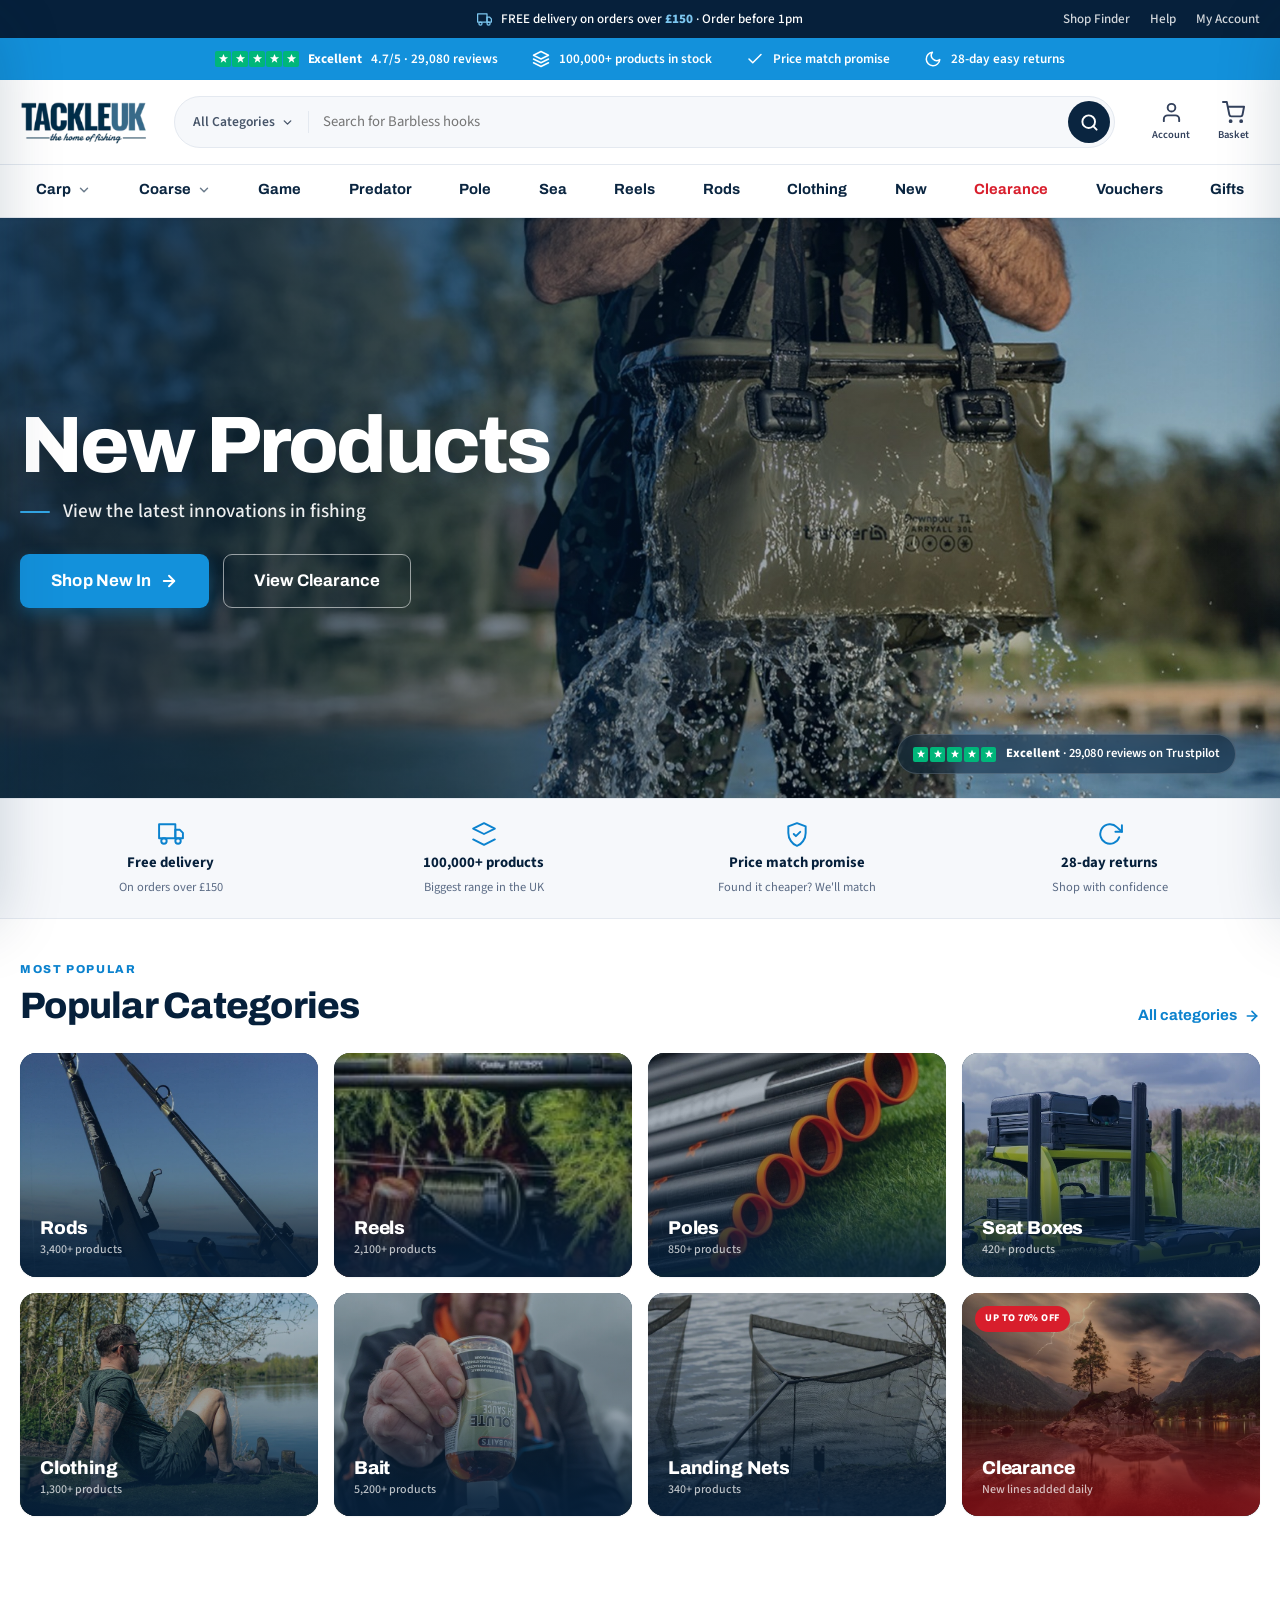
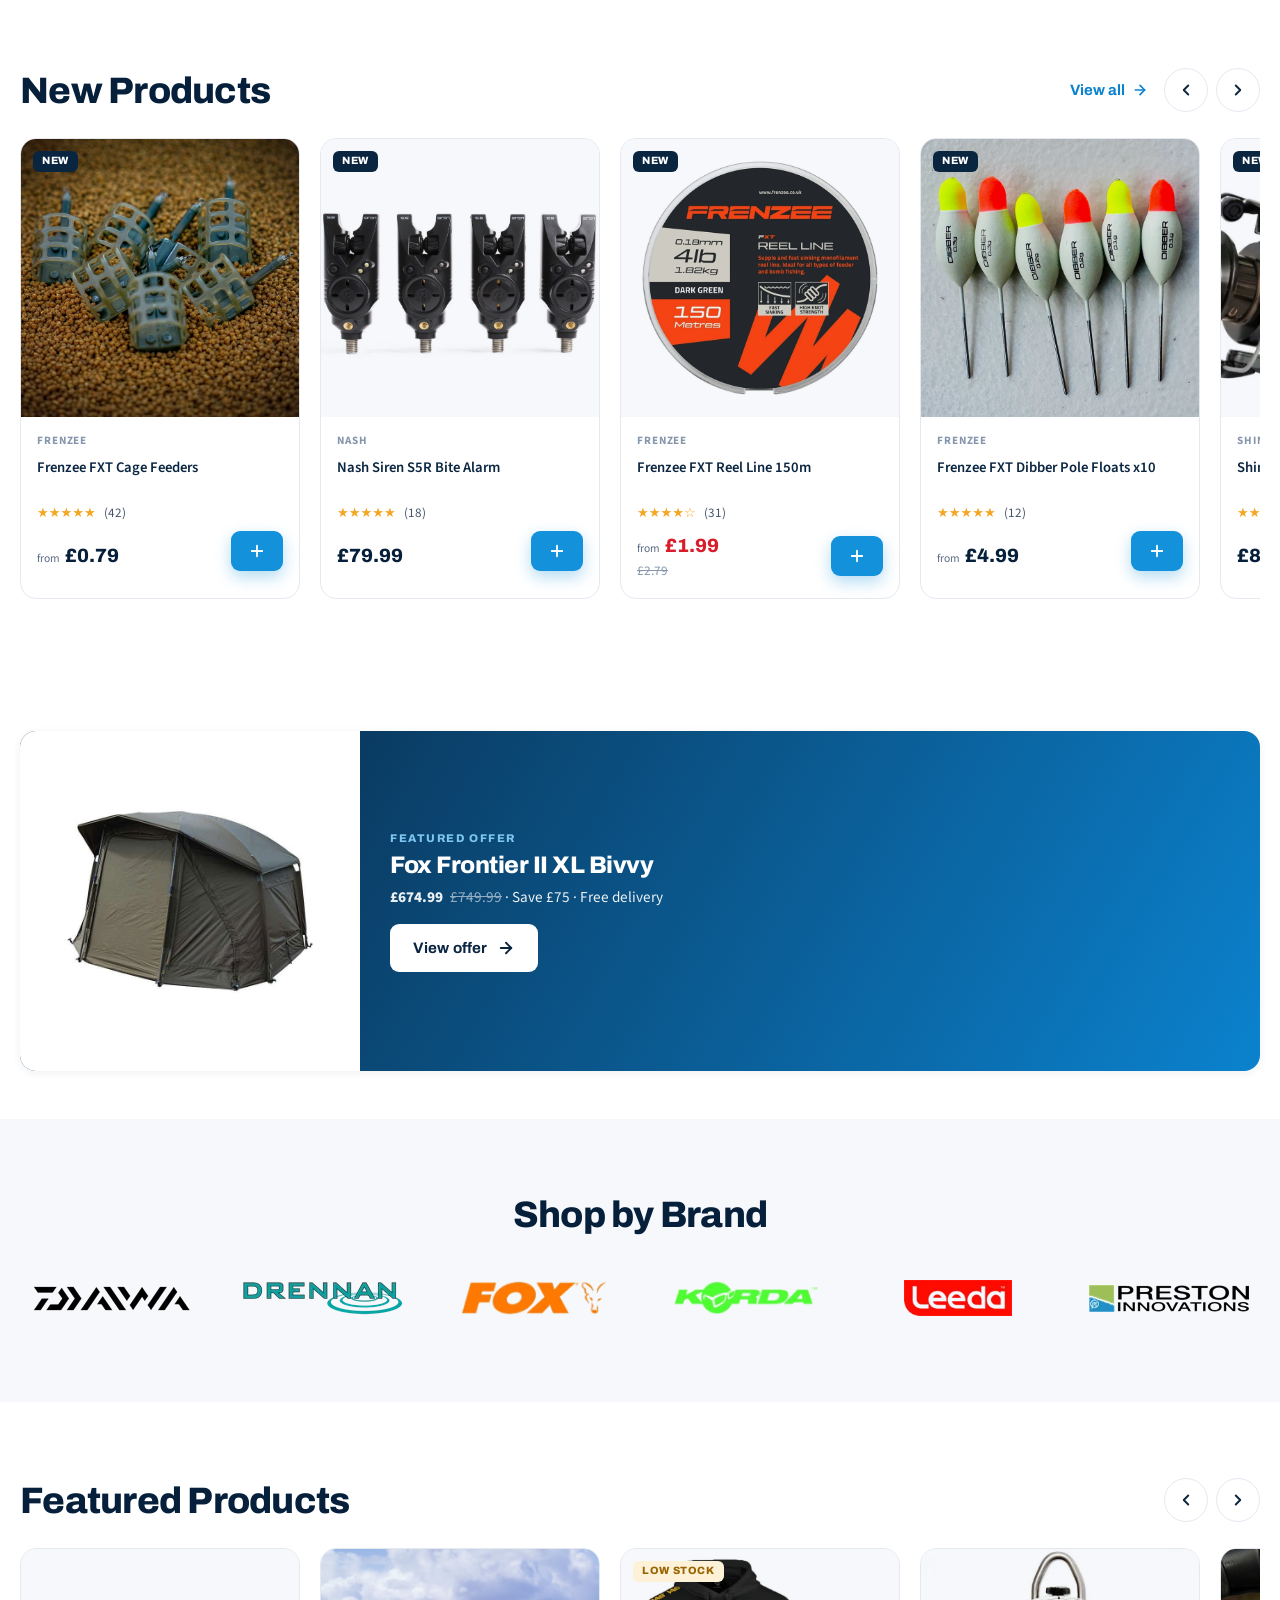
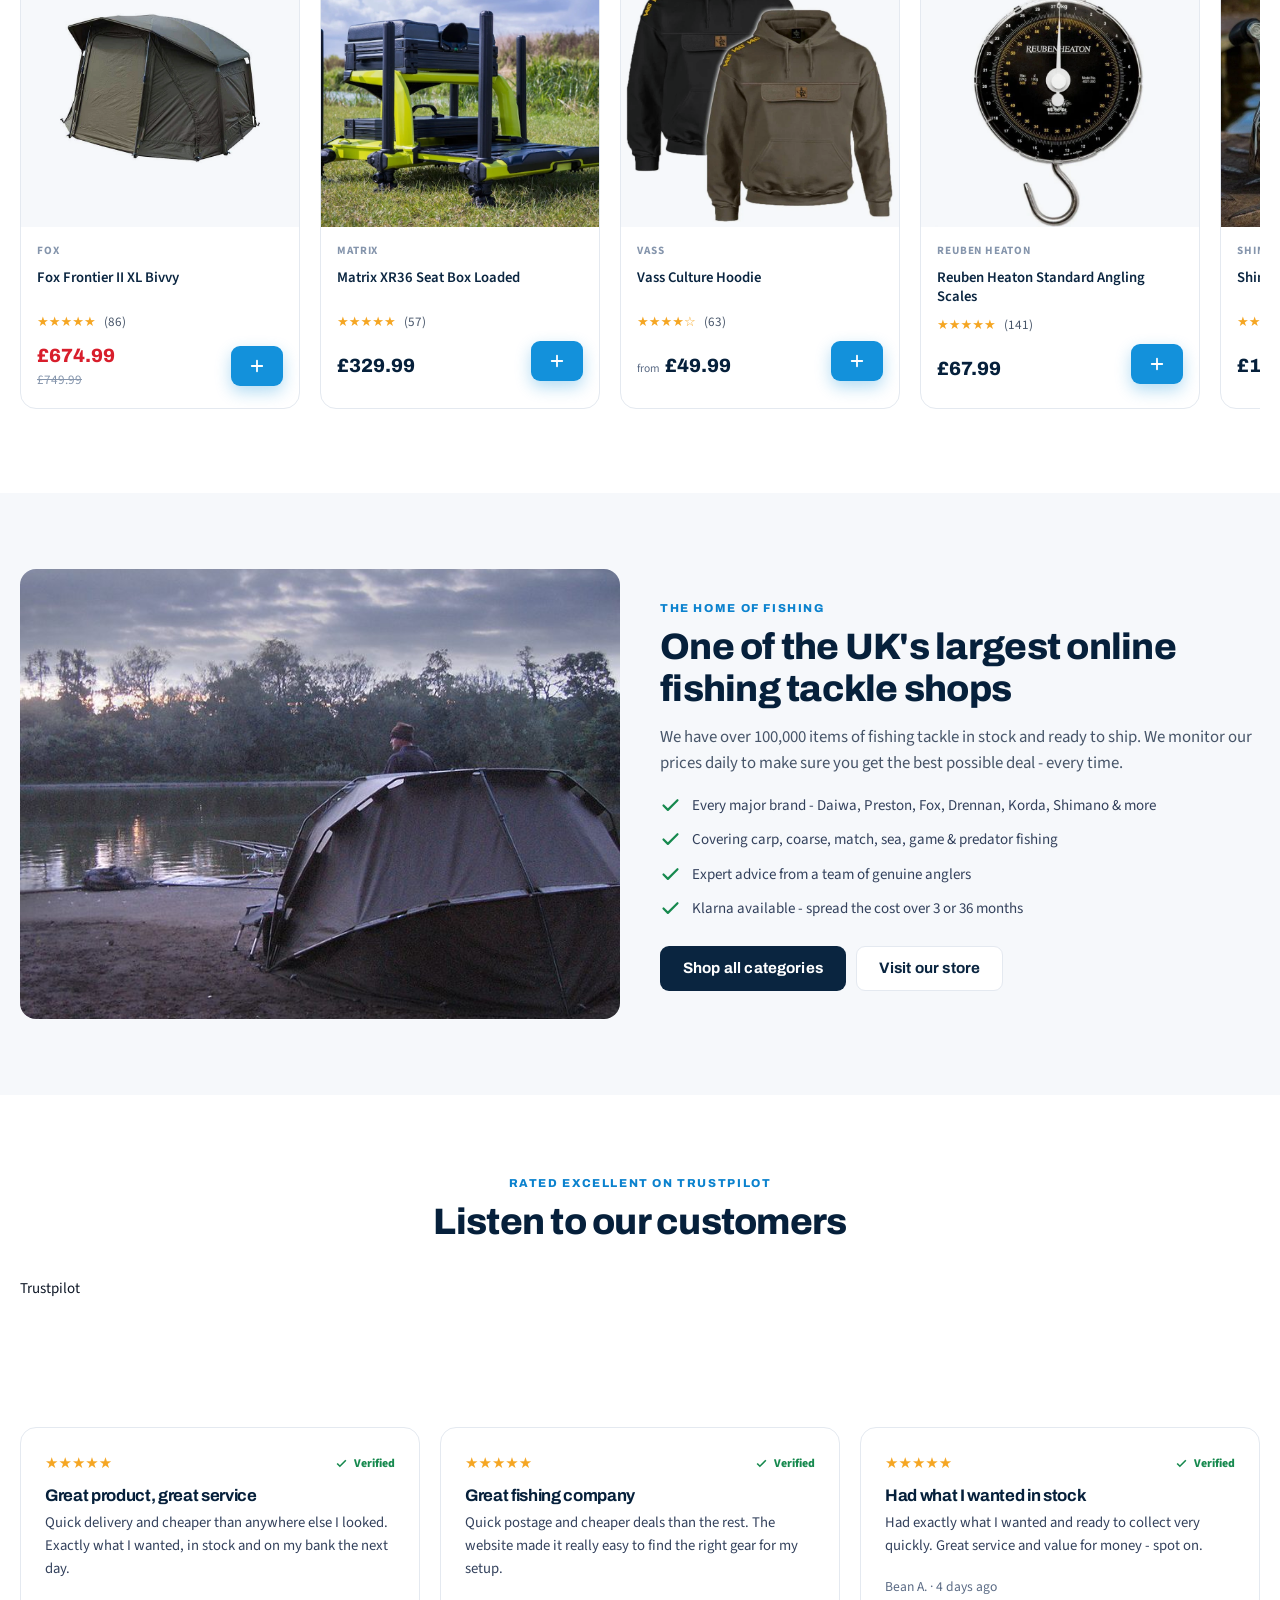
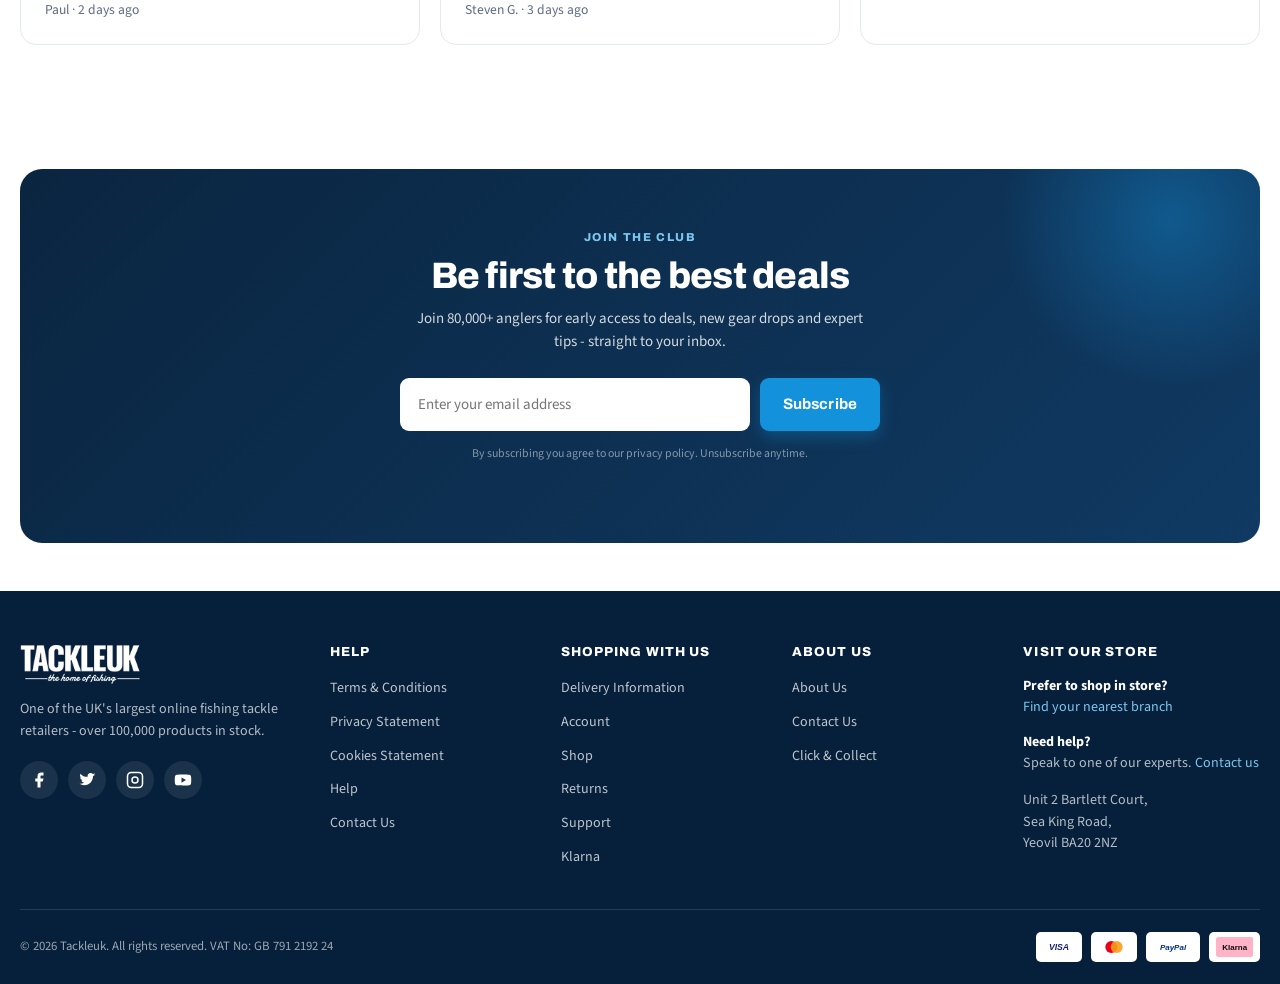
<file: index.html>
<!DOCTYPE html>
<html lang="en-GB">
<head>
<meta charset="UTF-8">
<meta name="viewport" content="width=device-width, initial-scale=1">
<title>Tackleuk - The Home of Fishing | UK's Largest Online Tackle Shop</title>
<meta name="description" content="Over 100,000 fishing tackle products in stock. Carp, coarse, game, sea & predator gear from Preston, Daiwa, Fox, Korda, Shimano & more.">
<link rel="preconnect" href="https://fonts.googleapis.com">
<link rel="preconnect" href="https://fonts.gstatic.com" crossorigin>
<link href="https://fonts.googleapis.com/css2?family=Source+Sans+3:wght@400;500;600;700&family=Archivo:wght@600;700;800&display=swap" rel="stylesheet">
<link rel="manifest" href="site.webmanifest">
<meta name="theme-color" content="#0A2540">
<link rel="apple-touch-icon" href="assets/img/icon-192.png">
<link rel="icon" type="image/jpeg" href="assets/img/Tackleuk%20Favicon%20-%20White.jpg">
<link rel="stylesheet" href="assets/css/tuk.css?v=20260724k">
</head>
<body>

<!-- ANNOUNCEMENT BAR -->
<div class="announce">
  <div class="container">
    <div class="announce-rot">
      <svg viewBox="0 0 24 24" fill="none" stroke="currentColor" stroke-width="2" stroke-linecap="round" stroke-linejoin="round"><rect x="1" y="3" width="15" height="13"/><polygon points="16 8 20 8 23 11 23 16 16 16 16 8"/><circle cx="5.5" cy="18.5" r="2.5"/><circle cx="18.5" cy="18.5" r="2.5"/></svg>
      <span>FREE delivery on orders over <b>£150</b><span class="announce-cut"> · Order before 1pm</span></span>
    </div>
    <div class="announce-side">
      <a href="#">Shop Finder</a><a href="#">Help</a><a href="#">My Account</a>
    </div>
  </div>
</div>

<!-- TRUST BAR -->
<div class="trustbar">
  <div class="container">
    <div class="ti"><span class="tp-stars"><span><svg viewBox="0 0 24 24" fill="currentColor"><polygon points="12 2 15 9 22 9 16 14 18 21 12 17 6 21 8 14 2 9 9 9"/></svg></span><span><svg viewBox="0 0 24 24" fill="currentColor"><polygon points="12 2 15 9 22 9 16 14 18 21 12 17 6 21 8 14 2 9 9 9"/></svg></span><span><svg viewBox="0 0 24 24" fill="currentColor"><polygon points="12 2 15 9 22 9 16 14 18 21 12 17 6 21 8 14 2 9 9 9"/></svg></span><span><svg viewBox="0 0 24 24" fill="currentColor"><polygon points="12 2 15 9 22 9 16 14 18 21 12 17 6 21 8 14 2 9 9 9"/></svg></span><span><svg viewBox="0 0 24 24" fill="currentColor"><polygon points="12 2 15 9 22 9 16 14 18 21 12 17 6 21 8 14 2 9 9 9"/></svg></span></span> <b>Excellent</b> 4.7/5 · 29,080 reviews</div>
    <div class="ti"><svg viewBox="0 0 24 24" fill="none" stroke="currentColor" stroke-width="2" stroke-linecap="round" stroke-linejoin="round"><path d="M12 2L2 7l10 5 10-5-10-5z"/><path d="M2 17l10 5 10-5M2 12l10 5 10-5"/></svg> 100,000+ products in stock</div>
    <div class="ti"><svg viewBox="0 0 24 24" fill="none" stroke="currentColor" stroke-width="2" stroke-linecap="round" stroke-linejoin="round"><polyline points="20 6 9 17 4 12"/></svg> Price match promise</div>
    <div class="ti"><svg viewBox="0 0 24 24" fill="none" stroke="currentColor" stroke-width="2" stroke-linecap="round" stroke-linejoin="round"><path d="M21 12.79A9 9 0 1 1 11.21 3 7 7 0 0 0 21 12.79z"/></svg> 28-day easy returns</div>
  </div>
</div>

<!-- HEADER -->
<header class="header">
  <div class="header-main">
    <div class="container">
      <a href="index.html" class="logo"><img src="assets/img/logo.webp" alt="TackleUK - the home of fishing" width="178" height="64"></a>

      <div class="search">
        <form role="search" onsubmit="return false">
          <span class="s-cat">All Categories
            <svg viewBox="0 0 24 24" width="13" height="13" fill="none" stroke="currentColor" stroke-width="2.5" stroke-linecap="round" stroke-linejoin="round"><polyline points="6 9 12 15 18 9"/></svg>
          </span>
          <input type="search" placeholder="Search 100,000+ products, brands and categories…" aria-label="Search">
          <button class="s-btn" type="submit" aria-label="Search"><svg viewBox="0 0 24 24" fill="none" stroke="currentColor" stroke-width="2.4" stroke-linecap="round" stroke-linejoin="round"><circle cx="11" cy="11" r="8"/><line x1="21" y1="21" x2="16.65" y2="16.65"/></svg></button>
        </form>
        <div class="s-suggest">
          <h5>Popular searches</h5>
          <div class="s-terms">
            <a href="category.html">Carp rods</a><a href="category.html">Bivvy</a><a href="category.html">Bait boat</a>
            <a href="category.html">Pole elastic</a><a href="category.html">Method feeder</a><a href="category.html">Bite alarms</a>
          </div>
          <h5>Trending products</h5>
          <a href="product.html" class="s-prod"><span class="ph"><img src="assets/img/photos/fox-frontier-xl.webp" alt=""></span><span class="info"><span class="n">Fox Frontier II XL Bivvy</span><span class="p">£674.99</span></span></a>
          <a href="product.html" class="s-prod"><span class="ph"><img src="assets/img/photos/prod-shimano-baitrunner-dl.webp" alt=""></span><span class="info"><span class="n">Shimano Baitrunner DL Reel</span><span class="p">£89.99</span></span></a>
          <a href="product.html" class="s-prod"><span class="ph"><img src="assets/img/photos/prod-daiwa-ninja-x-feeder-rod.webp" alt=""></span><span class="info"><span class="n">Daiwa Ninja X Feeder Rod</span><span class="p">£54.99</span></span></a>
        </div>
      </div>

      <div class="header-tools">
        <a href="#" class="tool"><svg viewBox="0 0 24 24" fill="none" stroke="currentColor" stroke-width="2" stroke-linecap="round" stroke-linejoin="round"><path d="M20 21v-2a4 4 0 0 0-4-4H8a4 4 0 0 0-4 4v2"/><circle cx="12" cy="7" r="4"/></svg><span class="lbl">Account</span></a>
        <a href="#" class="tool" data-open-cart><svg viewBox="0 0 24 24" fill="none" stroke="currentColor" stroke-width="2" stroke-linecap="round" stroke-linejoin="round"><circle cx="9" cy="21" r="1"/><circle cx="20" cy="21" r="1"/><path d="M1 1h4l2.68 13.39a2 2 0 0 0 2 1.61h9.72a2 2 0 0 0 2-1.61L23 6H6"/></svg><span class="lbl">Basket</span><span class="count" data-cart-count style="display:none">0</span></a>
      </div>
    </div>
  </div>

  <!-- NAV + MEGA MENU -->
  <nav class="nav">
    <div class="container">
      <div class="nav-item">
        <a href="category.html" class="nav-link">Carp <svg viewBox="0 0 24 24" fill="none" stroke="currentColor" stroke-width="2.5" stroke-linecap="round" stroke-linejoin="round"><polyline points="6 9 12 15 18 9"/></svg></a>
        <div class="mega mega-flat">
          <ul class="mega-cols">
            <li><a href="category.html">Bait</a></li>
            <li><a href="category.html">Bait Boats</a></li>
            <li><a href="category.html">Baiting Poles & Spoons</a></li>
            <li><a href="category.html">Baiting Tools & Tools</a></li>
            <li><a href="category.html">Bank Sticks</a></li>
            <li><a href="category.html">Barrows</a></li>
            <li><a href="category.html">Batteries</a></li>
            <li><a href="category.html">Bedchairs & Sleep Systems</a></li>
            <li><a href="category.html">Bite Alarms & Receivers</a></li>
            <li><a href="category.html">Bivvies & Shelters</a></li>
            <li><a href="category.html">Bivvy Accessories</a></li>
            <li><a href="category.html">Bivvy Wraps & Skins</a></li>
            <li><a href="category.html">Boat Accessories</a></li>
            <li><a href="category.html">Boilie Making Equipment</a></li>
            <li><a href="category.html">Books & Prints</a></li>
            <li><a href="category.html">Buckets & Accessories</a></li>
            <li><a href="category.html">Buzz Bars</a></li>
            <li><a href="category.html">Carp Care</a></li>
            <li><a href="category.html">Catapults</a></li>
            <li><a href="category.html">Catfish Tackle</a></li>
            <li><a href="category.html">Chairs & Stools</a></li>
            <li><a href="category.html">Clothing</a></li>
            <li><a href="category.html">Controller & Zig Floats</a></li>
            <li><a href="category.html">Cooking Equipment</a></li>
            <li><a href="category.html">Distance Sticks</a></li>
            <li><a href="category.html">Fish Finders</a></li>
            <li><a href="category.html">Gadgets & Tech</a></li>
            <li><a href="category.html">Hand Towels</a></li>
            <li><a href="category.html">Hair Rigs & Rigs</a></li>
            <li><a href="category.html">Hooks</a></li>
            <li><a href="category.html">Hooklinks & Leaders</a></li>
            <li><a href="category.html">Leads & Back Leads</a></li>
            <li><a href="category.html">Lighting & Headlamps</a></li>
            <li><a href="category.html">Lines & Braids</a></li>
            <li><a href="category.html">Luggage</a></li>
            <li><a href="category.html">Marker Floats & Elastic</a></li>
            <li><a href="category.html">Method Feeders</a></li>
            <li><a href="category.html">Mosquito & Insect Repellent</a></li>
            <li><a href="category.html">Nets & Handles</a></li>
            <li><a href="category.html">PVA Products</a></li>
            <li><a href="category.html">Reels</a></li>
            <li><a href="category.html">Rig Bits</a></li>
            <li><a href="category.html">Rods</a></li>
            <li><a href="category.html">Rod Carriers & Tubes</a></li>
            <li><a href="category.html">Rod Pods</a></li>
            <li><a href="category.html">Rod Rests</a></li>
            <li><a href="category.html">Sleeping Bags, Pillows & Covers</a></li>
            <li><a href="category.html">Spods & Spombs</a></li>
            <li><a href="category.html">Swingers & Indicators</a></li>
            <li><a href="category.html">Tackle Boxes & Rig Bins</a></li>
            <li><a href="category.html">Throwing Sticks</a></li>
            <li><a href="category.html">Unhooking Mats & Cradles</a></li>
            <li><a href="category.html">Weighing Equipment</a></li>
          </ul>
        </div>
      </div>
      <div class="nav-item"><a href="category.html" class="nav-link">Coarse <svg viewBox="0 0 24 24" fill="none" stroke="currentColor" stroke-width="2.5" stroke-linecap="round" stroke-linejoin="round"><polyline points="6 9 12 15 18 9"/></svg></a>
        <div class="mega">
          <div><h5>Poles & Whips</h5><ul><li><a href="category.html">Match Poles</a></li><li><a href="category.html">Margin Poles</a></li><li><a href="category.html">Pole Elastic</a></li><li><a href="category.html">Pole Floats</a></li></ul></div>
          <div><h5>Seat Boxes</h5><ul><li><a href="category.html">Seat Box Systems</a></li><li><a href="category.html">Accessories</a></li><li><a href="category.html">Feeder Arms</a></li><li><a href="category.html">Side Trays</a></li></ul></div>
          <div><h5>Feeder & Float</h5><ul><li><a href="category.html">Feeder Rods</a></li><li><a href="category.html">Method Feeders</a></li><li><a href="category.html">Groundbait</a></li><li><a href="category.html" class="feat">Match Deals</a></li></ul></div>
        </div>
      </div>
      <div class="nav-item"><a href="category.html" class="nav-link">Game</a></div>
      <div class="nav-item"><a href="category.html" class="nav-link">Predator</a></div>
      <div class="nav-item"><a href="category.html" class="nav-link">Pole</a></div>
      <div class="nav-item"><a href="category.html" class="nav-link">Sea</a></div>
      <div class="nav-item"><a href="category.html" class="nav-link">Reels</a></div>
      <div class="nav-item"><a href="category.html" class="nav-link">Rods</a></div>
      <div class="nav-item"><a href="category.html" class="nav-link">Clothing</a></div>
      <div class="nav-item"><a href="category.html" class="nav-link">New</a></div>
      <div class="nav-item"><a href="category.html" class="nav-link clearance">Clearance</a></div>
      <div class="nav-item"><a href="category.html" class="nav-link">Vouchers</a></div>
      <div class="nav-item"><a href="category.html" class="nav-link">Gifts</a></div>
    </div>
  </nav>
</header>

<!-- HERO -->
<section class="hero" data-hero>
  <div class="hero-slide">
    <img class="bg" src="assets/img/hero-1.jpg" alt="Angler wading the margins with a Trakker carryall">
    <div class="container">
      <div class="hero-inner">
        <h1 class="hero-title">New Products</h1>
        <p class="hero-lede"><span class="lede-rule"></span>View the latest innovations in fishing</p>
        <div class="hero-actions">
          <a href="category.html" class="btn btn-primary btn-lg">Shop New In
            <svg viewBox="0 0 24 24" fill="none" stroke="currentColor" stroke-width="2.5" stroke-linecap="round" stroke-linejoin="round"><line x1="5" y1="12" x2="19" y2="12"/><polyline points="12 5 19 12 12 19"/></svg></a>
          <a href="category.html" class="btn btn-outline-light btn-lg">View Clearance</a>
        </div>
      </div>
    </div>
  </div>
  <a class="hero-trust" href="#reviews" aria-label="Rated Excellent on Trustpilot from 29,080 reviews">
    <span class="tp-stars"><span><svg viewBox="0 0 24 24" fill="currentColor"><polygon points="12 2 15 9 22 9 16 14 18 21 12 17 6 21 8 14 2 9 9 9"/></svg></span><span><svg viewBox="0 0 24 24" fill="currentColor"><polygon points="12 2 15 9 22 9 16 14 18 21 12 17 6 21 8 14 2 9 9 9"/></svg></span><span><svg viewBox="0 0 24 24" fill="currentColor"><polygon points="12 2 15 9 22 9 16 14 18 21 12 17 6 21 8 14 2 9 9 9"/></svg></span><span><svg viewBox="0 0 24 24" fill="currentColor"><polygon points="12 2 15 9 22 9 16 14 18 21 12 17 6 21 8 14 2 9 9 9"/></svg></span><span><svg viewBox="0 0 24 24" fill="currentColor"><polygon points="12 2 15 9 22 9 16 14 18 21 12 17 6 21 8 14 2 9 9 9"/></svg></span></span>
    <span class="ht-txt"><b>Excellent</b> · 29,080 reviews<span class="ht-tp"> on Trustpilot</span></span>
  </a>
</section>

<!-- USP BAND -->
<section class="usp-band">
  <div class="container">
    <div class="usp-band-in">
      <div class="u"><span class="ic"><svg viewBox="0 0 24 24" fill="none" stroke="currentColor" stroke-width="2" stroke-linecap="round" stroke-linejoin="round"><rect x="1" y="3" width="15" height="13"/><polygon points="16 8 20 8 23 11 23 16 16 16 16 8"/><circle cx="5.5" cy="18.5" r="2.5"/><circle cx="18.5" cy="18.5" r="2.5"/></svg></span><div class="t">Free delivery</div><div class="d">On orders over £150</div></div>
      <div class="u"><span class="ic"><svg viewBox="0 0 24 24" fill="none" stroke="currentColor" stroke-width="2" stroke-linecap="round" stroke-linejoin="round"><path d="M12 2L2 7l10 5 10-5-10-5z"/><path d="M2 17l10 5 10-5"/></svg></span><div class="t">100,000+ products</div><div class="d">Biggest range in the UK</div></div>
      <div class="u"><span class="ic"><svg viewBox="0 0 24 24" fill="none" stroke="currentColor" stroke-width="2" stroke-linecap="round" stroke-linejoin="round"><path d="M12 2L4 5v6c0 5.5 3.8 10.7 8 12 4.2-1.3 8-6.5 8-12V5l-8-3z"/><polyline points="9 12 11 14 15 10"/></svg></span><div class="t">Price match promise</div><div class="d">Found it cheaper? We'll match</div></div>
      <div class="u"><span class="ic"><svg viewBox="0 0 24 24" fill="none" stroke="currentColor" stroke-width="2" stroke-linecap="round" stroke-linejoin="round"><polyline points="23 4 23 10 17 10"/><path d="M20.49 15a9 9 0 1 1-2.12-9.36L23 10"/></svg></span><div class="t">28-day returns</div><div class="d">Shop with confidence</div></div>
    </div>
  </div>
</section>

<!-- POPULAR CATEGORIES -->
<section class="section" style="padding-top:clamp(22px,3vw,40px)">
  <div class="container">
    <div class="flex items-end justify-between mb-4" style="gap:20px">
      <div><span class="eyebrow">Most popular</span><h2 style="margin-top:6px">Popular Categories</h2></div>
      <a href="category.html" class="link-arrow">All categories <svg viewBox="0 0 24 24" fill="none" stroke="currentColor" stroke-width="2.5" stroke-linecap="round" stroke-linejoin="round"><line x1="5" y1="12" x2="19" y2="12"/><polyline points="12 5 19 12 12 19"/></svg></a>
    </div>
    <div class="cat-grid">
      <a class="cat-tile" href="category.html"><img src="assets/img/photos/rods.webp" alt="Rods"><span class="ct-go"><svg viewBox="0 0 24 24" fill="none" stroke="currentColor" stroke-width="2.5" stroke-linecap="round" stroke-linejoin="round"><line x1="5" y1="12" x2="19" y2="12"/><polyline points="12 5 19 12 12 19"/></svg></span><div class="ct-body"><span class="ct-name">Rods</span><span class="ct-meta">3,400+ products</span></div></a>
      <a class="cat-tile" href="category.html"><img src="assets/img/photos/reels.webp" alt="Reels"><span class="ct-go"><svg viewBox="0 0 24 24" fill="none" stroke="currentColor" stroke-width="2.5" stroke-linecap="round" stroke-linejoin="round"><line x1="5" y1="12" x2="19" y2="12"/><polyline points="12 5 19 12 12 19"/></svg></span><div class="ct-body"><span class="ct-name">Reels</span><span class="ct-meta">2,100+ products</span></div></a>
      <a class="cat-tile" href="category.html"><img src="assets/img/photos/poles.webp" alt="Poles"><span class="ct-go"><svg viewBox="0 0 24 24" fill="none" stroke="currentColor" stroke-width="2.5" stroke-linecap="round" stroke-linejoin="round"><line x1="5" y1="12" x2="19" y2="12"/><polyline points="12 5 19 12 12 19"/></svg></span><div class="ct-body"><span class="ct-name">Poles</span><span class="ct-meta">850+ products</span></div></a>
      <a class="cat-tile" href="category.html"><img src="assets/img/photos/seat%20boxes.webp" alt="Seat boxes"><span class="ct-go"><svg viewBox="0 0 24 24" fill="none" stroke="currentColor" stroke-width="2.5" stroke-linecap="round" stroke-linejoin="round"><line x1="5" y1="12" x2="19" y2="12"/><polyline points="12 5 19 12 12 19"/></svg></span><div class="ct-body"><span class="ct-name">Seat Boxes</span><span class="ct-meta">420+ products</span></div></a>
      <a class="cat-tile" href="category.html"><img src="assets/img/photos/clothing.webp" alt="Clothing"><span class="ct-go"><svg viewBox="0 0 24 24" fill="none" stroke="currentColor" stroke-width="2.5" stroke-linecap="round" stroke-linejoin="round"><line x1="5" y1="12" x2="19" y2="12"/><polyline points="12 5 19 12 12 19"/></svg></span><div class="ct-body"><span class="ct-name">Clothing</span><span class="ct-meta">1,300+ products</span></div></a>
      <a class="cat-tile" href="category.html"><img src="assets/img/photos/bait.webp" alt="Bait"><span class="ct-go"><svg viewBox="0 0 24 24" fill="none" stroke="currentColor" stroke-width="2.5" stroke-linecap="round" stroke-linejoin="round"><line x1="5" y1="12" x2="19" y2="12"/><polyline points="12 5 19 12 12 19"/></svg></span><div class="ct-body"><span class="ct-name">Bait</span><span class="ct-meta">5,200+ products</span></div></a>
      <a class="cat-tile" href="category.html"><img src="assets/img/photos/nets.webp" alt="Landing nets"><span class="ct-go"><svg viewBox="0 0 24 24" fill="none" stroke="currentColor" stroke-width="2.5" stroke-linecap="round" stroke-linejoin="round"><line x1="5" y1="12" x2="19" y2="12"/><polyline points="12 5 19 12 12 19"/></svg></span><div class="ct-body"><span class="ct-name">Landing Nets</span><span class="ct-meta">340+ products</span></div></a>
      <a class="cat-tile ct-sale" href="category.html"><img src="assets/img/photos/tile-clearance.jpg" alt="Clearance"><span class="ct-flag">Up to 70% off</span><span class="ct-go"><svg viewBox="0 0 24 24" fill="none" stroke="currentColor" stroke-width="2.5" stroke-linecap="round" stroke-linejoin="round"><line x1="5" y1="12" x2="19" y2="12"/><polyline points="12 5 19 12 12 19"/></svg></span><div class="ct-body"><span class="ct-name">Clearance</span><span class="ct-meta">New lines added daily</span></div></a>
    </div>
  </div>
</section>

<!-- NEW PRODUCTS CAROUSEL -->
<section class="section">
  <div class="container">
    <div class="flex items-end justify-between mb-4" style="gap:20px">
      <div><h2 style="margin-top:0">New Products</h2></div>
      <div class="flex items-center gap-3">
        <a href="category.html" class="link-arrow">View all <svg viewBox="0 0 24 24" fill="none" stroke="currentColor" stroke-width="2.5" stroke-linecap="round" stroke-linejoin="round"><line x1="5" y1="12" x2="19" y2="12"/><polyline points="12 5 19 12 12 19"/></svg></a>
        <div class="carousel-nav" data-carousel-nav>
          <button data-prev aria-label="Previous"><svg viewBox="0 0 24 24" fill="none" stroke="currentColor" stroke-width="2.5" stroke-linecap="round" stroke-linejoin="round"><polyline points="15 18 9 12 15 6"/></svg></button>
          <button data-next aria-label="Next"><svg viewBox="0 0 24 24" fill="none" stroke="currentColor" stroke-width="2.5" stroke-linecap="round" stroke-linejoin="round"><polyline points="9 18 15 12 9 6"/></svg></button>
        </div>
      </div>
    </div>
    <div class="carousel" data-carousel id="newCarousel">
      <div class="carousel-track">
        <!-- card template repeated -->
        <article class="card">
          <div class="media">
            <div class="badges"><span class="badge badge-new">New</span></div>
            
            <a href="product.html"><img src="assets/img/photos/prod-frenzee-fxt-cage-feeders.webp" alt="Frenzee FXT Cage Feeders"></a>
          </div>
          <div class="body">
            <span class="brand-name">Frenzee</span>
            <a href="product.html" class="title">Frenzee FXT Cage Feeders</a>
            <div class="rating"><span class="stars">★★★★★</span><span>(42)</span></div>
            <div class="meta-row">
              <div class="price"><span class="from">from</span><span class="now">£0.79</span></div>
              <button class="btn btn-primary btn-sm" data-add="p-feeder" data-name="Frenzee FXT Cage Feeders" data-price="0.79" data-img="assets/img/photos/prod-frenzee-fxt-cage-feeders.webp" aria-label="Add to basket"><svg viewBox="0 0 24 24" fill="none" stroke="currentColor" stroke-width="2.4" stroke-linecap="round" stroke-linejoin="round"><line x1="12" y1="5" x2="12" y2="19"/><line x1="5" y1="12" x2="19" y2="12"/></svg></button>
            </div>
          </div>
        </article>

        <article class="card">
          <div class="media">
            <div class="badges"><span class="badge badge-new">New</span></div>
            
            <a href="product.html"><img src="assets/img/photos/prod-nash-siren-s5.webp" alt="Nash Siren S5R Bite Alarm"></a>
          </div>
          <div class="body">
            <span class="brand-name">Nash</span>
            <a href="product.html" class="title">Nash Siren S5R Bite Alarm</a>
            <div class="rating"><span class="stars">★★★★★</span><span>(18)</span></div>
            <div class="meta-row">
              <div class="price"><span class="now">£79.99</span></div>
              <button class="btn btn-primary btn-sm" data-add="p-alarm" data-name="Nash Siren S5R Bite Alarm" data-price="79.99" data-img="assets/img/photos/prod-nash-siren-s5.webp" aria-label="Add to basket"><svg viewBox="0 0 24 24" fill="none" stroke="currentColor" stroke-width="2.4" stroke-linecap="round" stroke-linejoin="round"><line x1="12" y1="5" x2="12" y2="19"/><line x1="5" y1="12" x2="19" y2="12"/></svg></button>
            </div>
          </div>
        </article>

        <article class="card">
          <div class="media">
            <div class="badges"><span class="badge badge-new">New</span></div>
            
            <a href="product.html"><img src="assets/img/photos/prod-frenzee-fxt-reel-line.webp" alt="Frenzee FXT Reel Line 150m"></a>
          </div>
          <div class="body">
            <span class="brand-name">Frenzee</span>
            <a href="product.html" class="title">Frenzee FXT Reel Line 150m</a>
            <div class="rating"><span class="stars">★★★★☆</span><span>(31)</span></div>
            <div class="meta-row">
              <div class="price"><span class="from">from</span><span class="now on-sale">£1.99</span><span class="was">£2.79</span></div>
              <button class="btn btn-primary btn-sm" data-add="p-line" data-name="Frenzee FXT Reel Line 150m" data-price="1.99" data-img="assets/img/photos/prod-frenzee-fxt-reel-line.webp" aria-label="Add to basket"><svg viewBox="0 0 24 24" fill="none" stroke="currentColor" stroke-width="2.4" stroke-linecap="round" stroke-linejoin="round"><line x1="12" y1="5" x2="12" y2="19"/><line x1="5" y1="12" x2="19" y2="12"/></svg></button>
            </div>
          </div>
        </article>

        <article class="card">
          <div class="media">
            <div class="badges"><span class="badge badge-new">New</span></div>
            
            <a href="product.html"><img src="assets/img/photos/prod-frenzee-fxt-dibber-floats.webp" alt="Frenzee FXT Dibber Pole Floats x10"></a>
          </div>
          <div class="body">
            <span class="brand-name">Frenzee</span>
            <a href="product.html" class="title">Frenzee FXT Dibber Pole Floats x10</a>
            <div class="rating"><span class="stars">★★★★★</span><span>(12)</span></div>
            <div class="meta-row">
              <div class="price"><span class="from">from</span><span class="now">£4.99</span></div>
              <button class="btn btn-primary btn-sm" data-add="p-float" data-name="Frenzee FXT Dibber Pole Floats x10" data-price="4.99" data-img="assets/img/photos/prod-frenzee-fxt-dibber-floats.webp" aria-label="Add to basket"><svg viewBox="0 0 24 24" fill="none" stroke="currentColor" stroke-width="2.4" stroke-linecap="round" stroke-linejoin="round"><line x1="12" y1="5" x2="12" y2="19"/><line x1="5" y1="12" x2="19" y2="12"/></svg></button>
            </div>
          </div>
        </article>

        <article class="card">
          <div class="media">
            <div class="badges"><span class="badge badge-new">New</span></div>
            
            <a href="product.html"><img src="assets/img/photos/prod-shimano-baitrunner-dl.webp" alt="Shimano Baitrunner DL Reel"></a>
          </div>
          <div class="body">
            <span class="brand-name">Shimano</span>
            <a href="product.html" class="title">Shimano Baitrunner DL Reel</a>
            <div class="rating"><span class="stars">★★★★★</span><span>(204)</span></div>
            <div class="meta-row">
              <div class="price"><span class="now">£89.99</span></div>
              <button class="btn btn-primary btn-sm" data-add="p-reel" data-name="Shimano Baitrunner DL Reel" data-price="89.99" data-img="assets/img/photos/prod-shimano-baitrunner-dl.webp" aria-label="Add to basket"><svg viewBox="0 0 24 24" fill="none" stroke="currentColor" stroke-width="2.4" stroke-linecap="round" stroke-linejoin="round"><line x1="12" y1="5" x2="12" y2="19"/><line x1="5" y1="12" x2="19" y2="12"/></svg></button>
            </div>
          </div>
        </article>
        <article class="card">
          <div class="media">
            <div class="badges"><span class="badge badge-new">New</span></div>
            
            <a href="product.html"><img src="assets/img/photos/prod-fox-rage-uv-lure-pack.webp" alt="Fox Rage Ultra UV Pike Lure Pack"></a>
          </div>
          <div class="body">
            <span class="brand-name">Fox Rage</span>
            <a href="product.html" class="title">Fox Rage Ultra UV Pike Lure Pack</a>
            <div class="rating"><span class="stars">★★★★★</span><span>(37)</span></div>
            <div class="meta-row">
              <div class="price"><span class="now">£12.99</span></div>
              <button class="btn btn-primary btn-sm" data-add="p-lure" data-name="Fox Rage Ultra UV Pike Lure Pack" data-price="12.99" data-img="assets/img/photos/prod-fox-rage-uv-lure-pack.webp" aria-label="Add to basket"><svg viewBox="0 0 24 24" fill="none" stroke="currentColor" stroke-width="2.4" stroke-linecap="round" stroke-linejoin="round"><line x1="12" y1="5" x2="12" y2="19"/><line x1="5" y1="12" x2="19" y2="12"/></svg></button>
            </div>
          </div>
        </article>
        <article class="card">
          <div class="media">
            <div class="badges"><span class="badge badge-new">New</span></div>
            
            <a href="product.html"><img src="assets/img/photos/prod-daiwa-ninja-x-feeder-rod.webp" alt="Daiwa Ninja X Feeder Rod 12ft"></a>
          </div>
          <div class="body">
            <span class="brand-name">Daiwa</span>
            <a href="product.html" class="title">Daiwa Ninja X Feeder Rod 12ft</a>
            <div class="rating"><span class="stars">★★★★★</span><span>(58)</span></div>
            <div class="meta-row">
              <div class="price"><span class="now">£54.99</span></div>
              <button class="btn btn-primary btn-sm" data-add="p-rod" data-name="Daiwa Ninja X Feeder Rod 12ft" data-price="54.99" data-img="assets/img/photos/prod-daiwa-ninja-x-feeder-rod.webp" aria-label="Add to basket"><svg viewBox="0 0 24 24" fill="none" stroke="currentColor" stroke-width="2.4" stroke-linecap="round" stroke-linejoin="round"><line x1="12" y1="5" x2="12" y2="19"/><line x1="5" y1="12" x2="19" y2="12"/></svg></button>
            </div>
          </div>
        </article>
        <article class="card">
          <div class="media">
            <div class="badges"><span class="badge badge-new">New</span></div>
            
            <a href="product.html"><img src="assets/img/photos/prod-sticky-krill-active-boilies.webp" alt="Sticky Baits Krill Active Boilies 1kg"></a>
          </div>
          <div class="body">
            <span class="brand-name">Sticky Baits</span>
            <a href="product.html" class="title">Sticky Baits Krill Active Boilies 1kg</a>
            <div class="rating"><span class="stars">★★★★★</span><span>(96)</span></div>
            <div class="meta-row">
              <div class="price"><span class="now">£14.99</span></div>
              <button class="btn btn-primary btn-sm" data-add="p-bait" data-name="Sticky Baits Krill Active Boilies 1kg" data-price="14.99" data-img="assets/img/photos/prod-sticky-krill-active-boilies.webp" aria-label="Add to basket"><svg viewBox="0 0 24 24" fill="none" stroke="currentColor" stroke-width="2.4" stroke-linecap="round" stroke-linejoin="round"><line x1="12" y1="5" x2="12" y2="19"/><line x1="5" y1="12" x2="19" y2="12"/></svg></button>
            </div>
          </div>
        </article>
        <article class="card">
          <div class="media">
            <div class="badges"><span class="badge badge-new">New</span></div>
            
            <a href="product.html"><img src="assets/img/photos/prod-matrix-xtr300-pole.webp" alt="Matrix Aquos Ultra 13m Pole Package"></a>
          </div>
          <div class="body">
            <span class="brand-name">Matrix</span>
            <a href="product.html" class="title">Matrix Aquos Ultra 13m Pole Package</a>
            <div class="rating"><span class="stars">★★★★☆</span><span>(14)</span></div>
            <div class="meta-row">
              <div class="price"><span class="now">£449.99</span></div>
              <button class="btn btn-primary btn-sm" data-add="p-pole" data-name="Matrix Aquos Ultra 13m Pole Package" data-price="449.99" data-img="assets/img/photos/prod-matrix-xtr300-pole.webp" aria-label="Add to basket"><svg viewBox="0 0 24 24" fill="none" stroke="currentColor" stroke-width="2.4" stroke-linecap="round" stroke-linejoin="round"><line x1="12" y1="5" x2="12" y2="19"/><line x1="5" y1="12" x2="19" y2="12"/></svg></button>
            </div>
          </div>
        </article>
      </div>
    </div>
  </div>
</section>

<!-- DEAL BANNER WITH COUNTDOWN -->
<section class="section-tight">
  <div class="container">
    <a href="product.html" class="promo-feature">
      <div class="pf-media"><img src="assets/img/photos/fox-frontier-xl.webp" alt="Fox Frontier II XL Bivvy"></div>
      <div class="pf-body">
        <span class="pf-eyebrow">Featured offer</span>
        <h3>Fox Frontier II XL Bivvy</h3>
        <p><b>£674.99</b> <s>£749.99</s> · Save £75 · Free delivery</p>
        <span class="btn pf-btn">View offer <svg viewBox="0 0 24 24" fill="none" stroke="currentColor" stroke-width="2.5" stroke-linecap="round" stroke-linejoin="round"><line x1="5" y1="12" x2="19" y2="12"/><polyline points="12 5 19 12 12 19"/></svg></span>
      </div>
    </a>
  </div>
</section>

<!-- BRAND RAIL -->
<section class="section bg-soft">
  <div class="container">
    <div class="section-head"><h2 style="margin-top:0">Shop by Brand</h2></div>
    <div class="brand-rail">
      <a href="category.html"><img src="assets/img/brand-daiwa.webp" alt="Daiwa" height="34"></a>
      <a href="category.html"><img src="assets/img/brand-drennan.webp" alt="Drennan" height="34"></a>
      <a href="category.html"><img src="assets/img/brand-fox.webp" alt="Fox" height="34"></a>
      <a href="category.html"><img src="assets/img/brand-korda.webp" alt="Korda" height="34"></a>
      <a href="category.html"><img src="assets/img/brand-leeda.webp" alt="Leeda" height="34"></a>
      <a href="category.html"><img src="assets/img/brand-preston.webp" alt="Preston Innovations" height="34"></a>
    </div>
  </div>
</section>

<!-- FEATURED PRODUCTS GRID -->
<section class="section">
  <div class="container">
    <div class="flex items-end justify-between mb-4" style="gap:20px">
      <div><h2 style="margin-top:0">Featured Products</h2></div>
      <div class="flex items-center gap-3">
        <div class="carousel-nav" data-carousel-nav>
          <button data-prev aria-label="Previous"><svg viewBox="0 0 24 24" fill="none" stroke="currentColor" stroke-width="2.5" stroke-linecap="round" stroke-linejoin="round"><polyline points="15 18 9 12 15 6"/></svg></button>
          <button data-next aria-label="Next"><svg viewBox="0 0 24 24" fill="none" stroke="currentColor" stroke-width="2.5" stroke-linecap="round" stroke-linejoin="round"><polyline points="9 18 15 12 9 6"/></svg></button>
        </div>
      </div>
    </div>
    <div class="carousel" data-carousel id="featuredCarousel">
      <div class="carousel-track">
      <article class="card">
        <div class="media">
          <a href="product.html"><img src="assets/img/photos/fox-frontier-xl.webp" alt="Fox Frontier II XL Bivvy"></a>
        </div>
        <div class="body">
          <span class="brand-name">Fox</span>
          <a href="product.html" class="title">Fox Frontier II XL Bivvy</a>
          <div class="rating"><span class="stars">★★★★★</span><span>(86)</span></div>
          <div class="meta-row">
            <div class="price"><span class="now on-sale">£674.99</span><span class="was">£749.99</span></div>
            <button class="btn btn-primary btn-sm" data-add="p-bivvy" data-variant="Frontier II XL · Khaki Green" data-name="Fox Frontier II XL Bivvy" data-price="674.99" data-img="assets/img/photos/mega-carp.jpg" aria-label="Add to basket"><svg viewBox="0 0 24 24" fill="none" stroke="currentColor" stroke-width="2.4" stroke-linecap="round" stroke-linejoin="round"><line x1="12" y1="5" x2="12" y2="19"/><line x1="5" y1="12" x2="19" y2="12"/></svg></button>
          </div>
        </div>
      </article>

      <article class="card">
        <div class="media">
          
          <a href="product.html"><img src="assets/img/photos/prod-matrix-xr36-seatbox.webp" alt="Matrix XR36 Seat Box"></a>
        </div>
        <div class="body">
          <span class="brand-name">Matrix</span>
          <a href="product.html" class="title">Matrix XR36 Seat Box Loaded</a>
          <div class="rating"><span class="stars">★★★★★</span><span>(57)</span></div>
          <div class="meta-row">
            <div class="price"><span class="now">£329.99</span></div>
            <button class="btn btn-primary btn-sm" data-add="p-seatbox" data-name="Matrix XR36 Seat Box Loaded" data-price="329.99" data-img="assets/img/photos/prod-matrix-xr36-seatbox.webp" aria-label="Add to basket"><svg viewBox="0 0 24 24" fill="none" stroke="currentColor" stroke-width="2.4" stroke-linecap="round" stroke-linejoin="round"><line x1="12" y1="5" x2="12" y2="19"/><line x1="5" y1="12" x2="19" y2="12"/></svg></button>
          </div>
        </div>
      </article>

      <article class="card">
        <div class="media">
          <div class="badges"><span class="badge badge-low">Low stock</span></div>
          
          <a href="product.html"><img src="assets/img/photos/prod-vass-culture-hoodie.webp" alt="Vass Culture Hoodie"></a>
        </div>
        <div class="body">
          <span class="brand-name">Vass</span>
          <a href="product.html" class="title">Vass Culture Hoodie</a>
          <div class="rating"><span class="stars">★★★★☆</span><span>(63)</span></div>
          <div class="meta-row">
            <div class="price"><span class="from">from</span><span class="now">£49.99</span></div>
            <button class="btn btn-primary btn-sm" data-add="p-hoody" data-name="Vass Culture Hoodie" data-price="49.99" data-img="assets/img/photos/prod-vass-culture-hoodie.webp" aria-label="Add to basket"><svg viewBox="0 0 24 24" fill="none" stroke="currentColor" stroke-width="2.4" stroke-linecap="round" stroke-linejoin="round"><line x1="12" y1="5" x2="12" y2="19"/><line x1="5" y1="12" x2="19" y2="12"/></svg></button>
          </div>
        </div>
      </article>

      <article class="card">
        <div class="media">
          
          <a href="product.html"><img src="assets/img/photos/prod-reuben-heaton-scales.webp" alt="Reuben Heaton Standard Scales"></a>
        </div>
        <div class="body">
          <span class="brand-name">Reuben Heaton</span>
          <a href="product.html" class="title">Reuben Heaton Standard Angling Scales</a>
          <div class="rating"><span class="stars">★★★★★</span><span>(141)</span></div>
          <div class="meta-row">
            <div class="price"><span class="now">£67.99</span></div>
            <button class="btn btn-primary btn-sm" data-add="p-scales" data-name="Reuben Heaton Standard Angling Scales" data-price="67.99" data-img="assets/img/photos/prod-reuben-heaton-scales.webp" aria-label="Add to basket"><svg viewBox="0 0 24 24" fill="none" stroke="currentColor" stroke-width="2.4" stroke-linecap="round" stroke-linejoin="round"><line x1="12" y1="5" x2="12" y2="19"/><line x1="5" y1="12" x2="19" y2="12"/></svg></button>
          </div>
        </div>
      </article>
        <article class="card">
          <div class="media">

            <a href="product.html"><img src="assets/img/photos/prod-shimano-stradic.webp" alt="Shimano Stradic FL 4000 Reel"></a>
          </div>
          <div class="body">
            <span class="brand-name">Shimano</span>
            <a href="product.html" class="title">Shimano Stradic FL 4000 Reel</a>
            <div class="rating"><span class="stars">★★★★★</span><span>(76)</span></div>
            <div class="meta-row">
              <div class="price"><span class="now">£199.99</span></div>
              <button class="btn btn-primary btn-sm" data-add="p-reel2" data-name="Shimano Stradic FL 4000 Reel" data-price="199.99" data-img="assets/img/photos/prod-shimano-stradic.webp" aria-label="Add to basket"><svg viewBox="0 0 24 24" fill="none" stroke="currentColor" stroke-width="2.4" stroke-linecap="round" stroke-linejoin="round"><line x1="12" y1="5" x2="12" y2="19"/><line x1="5" y1="12" x2="19" y2="12"/></svg></button>
            </div>
          </div>
        </article>
        <article class="card">
          <div class="media">

            <a href="product.html"><img src="assets/img/photos/prod-preston-latex-landing-net.webp" alt="Preston Latex Landing Net 18in"></a>
          </div>
          <div class="body">
            <span class="brand-name">Preston Innovations</span>
            <a href="product.html" class="title">Preston Latex Landing Net 18in</a>
            <div class="rating"><span class="stars">★★★★★</span><span>(52)</span></div>
            <div class="meta-row">
              <div class="price"><span class="now">£29.99</span></div>
              <button class="btn btn-primary btn-sm" data-add="p-net" data-name="Preston Latex Landing Net 18in" data-price="29.99" data-img="assets/img/photos/prod-preston-latex-landing-net.webp" aria-label="Add to basket"><svg viewBox="0 0 24 24" fill="none" stroke="currentColor" stroke-width="2.4" stroke-linecap="round" stroke-linejoin="round"><line x1="12" y1="5" x2="12" y2="19"/><line x1="5" y1="12" x2="19" y2="12"/></svg></button>
            </div>
          </div>
        </article>
        <article class="card">
          <div class="media">

            <a href="product.html"><img src="assets/img/photos/prod-korda-kaizen-carp-rod.webp" alt="Korda Basix Carp Rod 12ft 3.00lb"></a>
          </div>
          <div class="body">
            <span class="brand-name">Korda</span>
            <a href="product.html" class="title">Korda Basix Carp Rod 12ft 3.00lb</a>
            <div class="rating"><span class="stars">★★★★★</span><span>(63)</span></div>
            <div class="meta-row">
              <div class="price"><span class="now">£44.99</span></div>
              <button class="btn btn-primary btn-sm" data-add="p-rod2" data-name="Korda Basix Carp Rod 12ft 3.00lb" data-price="44.99" data-img="assets/img/photos/prod-korda-kaizen-carp-rod.webp" aria-label="Add to basket"><svg viewBox="0 0 24 24" fill="none" stroke="currentColor" stroke-width="2.4" stroke-linecap="round" stroke-linejoin="round"><line x1="12" y1="5" x2="12" y2="19"/><line x1="5" y1="12" x2="19" y2="12"/></svg></button>
            </div>
          </div>
        </article>
        <article class="card">
          <div class="media">

            <a href="product.html"><img src="assets/img/photos/prod-daiwa-sensor-clear.webp" alt="Daiwa Sensor Mono 0.31mm 1/4lb"></a>
          </div>
          <div class="body">
            <span class="brand-name">Daiwa</span>
            <a href="product.html" class="title">Daiwa Sensor Mono 0.31mm 1/4lb</a>
            <div class="rating"><span class="stars">★★★★★</span><span>(188)</span></div>
            <div class="meta-row">
              <div class="price"><span class="now">£12.99</span></div>
              <button class="btn btn-primary btn-sm" data-add="p-line2" data-name="Daiwa Sensor Mono 0.31mm 1/4lb" data-price="12.99" data-img="assets/img/photos/prod-daiwa-sensor-clear.webp" aria-label="Add to basket"><svg viewBox="0 0 24 24" fill="none" stroke="currentColor" stroke-width="2.4" stroke-linecap="round" stroke-linejoin="round"><line x1="12" y1="5" x2="12" y2="19"/><line x1="5" y1="12" x2="19" y2="12"/></svg></button>
            </div>
          </div>
        </article>
      </div>
    </div>
  </div>
</section>

<!-- SEO / ABOUT SPLIT -->
<section class="section bg-soft">
  <div class="container">
    <div class="split">
      <img src="assets/img/photos/mega-carp.jpg" alt="Carp bivvy pitched by a UK lake at dawn">
      <div class="copy-block">
        <span class="eyebrow">The home of fishing</span>
        <h2 style="margin:8px 0 14px">One of the UK's largest online fishing tackle shops</h2>
        <p class="lede">We have over 100,000 items of fishing tackle in stock and ready to ship. We monitor our prices daily to make sure you get the best possible deal - every time.</p>
        <ul>
          <li><svg viewBox="0 0 24 24" fill="none" stroke="currentColor" stroke-width="2.5" stroke-linecap="round" stroke-linejoin="round"><polyline points="20 6 9 17 4 12"/></svg> Every major brand - Daiwa, Preston, Fox, Drennan, Korda, Shimano & more</li>
          <li><svg viewBox="0 0 24 24" fill="none" stroke="currentColor" stroke-width="2.5" stroke-linecap="round" stroke-linejoin="round"><polyline points="20 6 9 17 4 12"/></svg> Covering carp, coarse, match, sea, game & predator fishing</li>
          <li><svg viewBox="0 0 24 24" fill="none" stroke="currentColor" stroke-width="2.5" stroke-linecap="round" stroke-linejoin="round"><polyline points="20 6 9 17 4 12"/></svg> Expert advice from a team of genuine anglers</li>
          <li><svg viewBox="0 0 24 24" fill="none" stroke="currentColor" stroke-width="2.5" stroke-linecap="round" stroke-linejoin="round"><polyline points="20 6 9 17 4 12"/></svg> Klarna available - spread the cost over 3 or 36 months</li>
        </ul>
        <div class="flex gap-2 mt-4 flex-wrap"><a href="category.html" class="btn btn-navy">Shop all categories</a><a href="#" class="btn btn-ghost">Visit our store</a></div>
      </div>
    </div>
  </div>
</section>

<!-- REVIEWS -->
<section class="section" id="reviews">
  <div class="container">
    <div class="section-head"><span class="eyebrow">Rated Excellent on Trustpilot</span><h2 style="margin-top:8px">Listen to our customers</h2></div>
    <!-- Real Trustpilot review carousel (loads live reviews over https) -->
    <div class="trustpilot-widget tp-live" data-locale="en-GB" data-template-id="53aa8912dec7e10d38f59f36" data-businessunit-id="4bdd9914000064000506391f" data-style-height="150px" data-style-width="100%" data-theme="light" data-stars="4,5" data-review-languages="en">
      <a href="https://uk.trustpilot.com/review/www.tackleuk.co.uk" target="_blank" rel="noopener">Trustpilot</a>
    </div>
    <!-- Fallback shown if the widget is blocked (e.g. offline preview) -->
    <div class="products cols-3" data-tp-fallback>
      <div class="review" style="border:1px solid var(--line);border-radius:var(--r-lg);padding:24px">
        <div class="flex items-center justify-between mb-2"><span class="stars">★★★★★</span><span class="text-xs success font-bold flex items-center gap-1"><svg viewBox="0 0 24 24" width="13" height="13" fill="none" stroke="currentColor" stroke-width="3"><polyline points="20 6 9 17 4 12"/></svg> Verified</span></div>
        <h4>Great product, great service</h4>
        <p>Quick delivery and cheaper than anywhere else I looked. Exactly what I wanted, in stock and on my bank the next day.</p>
        <div class="text-sm muted mt-3">Paul · 2 days ago</div>
      </div>
      <div class="review" style="border:1px solid var(--line);border-radius:var(--r-lg);padding:24px">
        <div class="flex items-center justify-between mb-2"><span class="stars">★★★★★</span><span class="text-xs success font-bold flex items-center gap-1"><svg viewBox="0 0 24 24" width="13" height="13" fill="none" stroke="currentColor" stroke-width="3"><polyline points="20 6 9 17 4 12"/></svg> Verified</span></div>
        <h4>Great fishing company</h4>
        <p>Quick postage and cheaper deals than the rest. The website made it really easy to find the right gear for my setup.</p>
        <div class="text-sm muted mt-3">Steven G. · 3 days ago</div>
      </div>
      <div class="review" style="border:1px solid var(--line);border-radius:var(--r-lg);padding:24px">
        <div class="flex items-center justify-between mb-2"><span class="stars">★★★★★</span><span class="text-xs success font-bold flex items-center gap-1"><svg viewBox="0 0 24 24" width="13" height="13" fill="none" stroke="currentColor" stroke-width="3"><polyline points="20 6 9 17 4 12"/></svg> Verified</span></div>
        <h4>Had what I wanted in stock</h4>
        <p>Had exactly what I wanted and ready to collect very quickly. Great service and value for money - spot on.</p>
        <div class="text-sm muted mt-3">Bean A. · 4 days ago</div>
      </div>
    </div>
  </div>
</section>

<!-- NEWSLETTER -->
<section class="section-tight">
  <div class="container">
    <div class="newsletter">
      <span class="eyebrow" style="color:var(--blue-300)">Join the club</span>
      <h2 style="margin-top:8px">Be first to the best deals</h2>
      <p>Join 80,000+ anglers for early access to deals, new gear drops and expert tips - straight to your inbox.</p>
      <form data-newsletter>
        <input type="email" placeholder="Enter your email address" required aria-label="Email address">
        <button class="btn btn-primary" type="submit">Subscribe</button>
      </form>
      <p class="fine">By subscribing you agree to our privacy policy. Unsubscribe anytime.</p>
    </div>
  </div>
</section>

<!-- FOOTER -->
<footer class="footer">
  <div class="container">
    <div class="footer-top">
      <div class="footer-intro">
        <a href="index.html" class="logo logo-footer"><img src="assets/img/logo-white.webp" alt="TackleUK - the home of fishing" width="170" height="56"></a>
        <p>One of the UK's largest online fishing tackle retailers - over 100,000 products in stock.</p>
        <div class="socials"><a href="https://www.facebook.com/tackleuk/" target="_blank" rel="noopener" aria-label="Facebook"><svg viewBox="0 0 24 24" fill="currentColor"><path d="M18 2h-3a5 5 0 0 0-5 5v3H7v4h3v8h4v-8h3l1-4h-4V7a1 1 0 0 1 1-1h3z"/></svg></a><a href="https://twitter.com/tackleuk" target="_blank" rel="noopener" aria-label="Twitter"><svg viewBox="0 0 24 24" fill="currentColor"><path d="M23 4.6a8.3 8.3 0 0 1-2.36.65A4.13 4.13 0 0 0 22.45 3a8.22 8.22 0 0 1-2.6 1 4.1 4.1 0 0 0-7 3.74A11.64 11.64 0 0 1 3.4 3.5a4.1 4.1 0 0 0 1.27 5.47A4.07 4.07 0 0 1 2.8 8.4v.05a4.1 4.1 0 0 0 3.29 4.02 4.1 4.1 0 0 1-1.85.07 4.1 4.1 0 0 0 3.83 2.85A8.23 8.23 0 0 1 2 17.1a11.62 11.62 0 0 0 6.29 1.84c7.55 0 11.68-6.25 11.68-11.67 0-.18 0-.36-.01-.53A8.34 8.34 0 0 0 23 4.6z"/></svg></a><a href="https://www.instagram.com/tackleukofficial/" target="_blank" rel="noopener" aria-label="Instagram"><svg viewBox="0 0 24 24" fill="none" stroke="currentColor" stroke-width="2"><rect x="2" y="2" width="20" height="20" rx="5"/><circle cx="12" cy="12" r="4"/><line x1="17.5" y1="6.5" x2="17.5" y2="6.5"/></svg></a><a href="https://www.youtube.com/channel/uccfxskzrq0d7g6n8eao2hva" target="_blank" rel="noopener" aria-label="YouTube"><svg viewBox="0 0 24 24" fill="currentColor"><path d="M23 12s0-3.4-.4-5a2.8 2.8 0 0 0-2-2C18.9 4.5 12 4.5 12 4.5s-6.9 0-8.6.5a2.8 2.8 0 0 0-2 2C1 8.6 1 12 1 12s0 3.4.4 5a2.8 2.8 0 0 0 2 2c1.7.5 8.6.5 8.6.5s6.9 0 8.6-.5a2.8 2.8 0 0 0 2-2c.4-1.6.4-5 .4-5zM10 15.5v-7l6 3.5z"/></svg></a></div>
      </div>
      <div class="footer-col"><h5>Help</h5><ul><li><a href="https://www.tackleuk.co.uk/terms.htm" target="_blank" rel="noopener">Terms &amp; Conditions</a></li><li><a href="https://www.tackleuk.co.uk/privacy.htm" target="_blank" rel="noopener">Privacy Statement</a></li><li><a href="https://www.tackleuk.co.uk/cookie-policy.htm" target="_blank" rel="noopener">Cookies Statement</a></li><li><a href="https://www.tackleuk.co.uk/help" target="_blank" rel="noopener">Help</a></li><li><a href="https://www.tackleuk.co.uk/contact/new-support-ticket" target="_blank" rel="noopener">Contact Us</a></li></ul></div>
      <div class="footer-col"><h5>Shopping With Us</h5><ul><li><a href="https://www.tackleuk.co.uk/delivery.htm" target="_blank" rel="noopener">Delivery Information</a></li><li><a href="https://www.tackleuk.co.uk/account" target="_blank" rel="noopener">Account</a></li><li><a href="https://www.tackleuk.co.uk/shop" target="_blank" rel="noopener">Shop</a></li><li><a href="https://www.tackleuk.co.uk/returns.htm" target="_blank" rel="noopener">Returns</a></li><li><a href="https://www.tackleuk.co.uk/contact/new-support-ticket" target="_blank" rel="noopener">Support</a></li><li><a href="https://www.tackleuk.co.uk/klarna.htm" target="_blank" rel="noopener">Klarna</a></li></ul></div>
      <div class="footer-col"><h5>About Us</h5><ul><li><a href="https://www.tackleuk.co.uk/about.htm" target="_blank" rel="noopener">About Us</a></li><li><a href="https://www.tackleuk.co.uk/contact/new-support-ticket" target="_blank" rel="noopener">Contact Us</a></li><li><a href="https://www.tackleuk.co.uk/clickcollect.htm" target="_blank" rel="noopener">Click &amp; Collect</a></li></ul></div>
      <div class="footer-col">
        <h5>Visit our store</h5>
        <p class="footer-note"><b>Prefer to shop in store?</b><br><a href="https://www.tackleuk.co.uk/our-shop.htm" target="_blank" rel="noopener">Find your nearest branch</a></p>
        <p class="footer-note"><b>Need help?</b><br>Speak to one of our experts. <a href="https://www.tackleuk.co.uk/contact/new-support-ticket" target="_blank" rel="noopener">Contact us</a></p>
        <p class="footer-note" style="margin-top:16px">Unit 2 Bartlett Court,<br>Sea King Road,<br>Yeovil BA20 2NZ</p>
      </div>
    </div>
    <div class="footer-bottom">
      <div>© 2026 Tackleuk. All rights reserved. VAT No: GB 791 2192 24</div>
      <div class="pay-row">
        <span class="pay"><svg viewBox="0 0 48 30" width="42"><text x="24" y="20" font-family="Arial" font-weight="800" font-style="italic" font-size="13" fill="#1A1F71" text-anchor="middle">VISA</text></svg></span>
        <span class="pay"><svg viewBox="0 0 48 30" width="42"><circle cx="20" cy="15" r="9" fill="#EB001B"/><circle cx="28" cy="15" r="9" fill="#F79E1B" fill-opacity=".9"/></svg></span>
        <span class="pay"><svg viewBox="0 0 60 30" width="50"><text x="30" y="20" font-family="Arial" font-weight="800" font-style="italic" font-size="12" fill="#003087" text-anchor="middle">PayPal</text></svg></span>
        <span class="pay"><svg viewBox="0 0 56 30" width="48"><rect width="56" height="30" rx="4" fill="#FFB3C7"/><text x="28" y="20" font-family="Arial" font-weight="800" font-size="12" fill="#0A0A0A" text-anchor="middle">Klarna</text></svg></span>
      </div>
    </div>
  </div>
</footer>

<!-- OVERLAY + CART DRAWER -->
<div class="overlay" id="overlay"></div>
<aside class="drawer" id="cartDrawer" role="dialog" aria-modal="true" aria-label="Shopping basket">
  <div class="drawer-head">
    <h3><svg viewBox="0 0 24 24" width="22" height="22" fill="none" stroke="currentColor" stroke-width="2" stroke-linecap="round" stroke-linejoin="round"><circle cx="9" cy="21" r="1"/><circle cx="20" cy="21" r="1"/><path d="M1 1h4l2.68 13.39a2 2 0 0 0 2 1.61h9.72a2 2 0 0 0 2-1.61L23 6H6"/></svg> Your Basket</h3>
    <button class="drawer-close" data-close aria-label="Close"><svg viewBox="0 0 24 24" width="20" height="20" fill="none" stroke="currentColor" stroke-width="2.4" stroke-linecap="round" stroke-linejoin="round"><line x1="18" y1="6" x2="6" y2="18"/><line x1="6" y1="6" x2="18" y2="18"/></svg></button>
  </div>
  <div class="ship-progress">
    <div class="msg" data-ship-msg></div>
    <div class="bar"><span data-ship-bar style="width:0%"></span></div>
  </div>
  <div class="drawer-body" data-cart-body></div>
    <div class="drawer-foot">
    <div class="sub"><span class="lbl">Subtotal</span><span class="val" data-cart-sub>£0.00</span></div>
    <div class="vat">Inc. VAT · Delivery calculated at checkout</div>
    <div class="drawer-klarna" data-cart-klarna-row><span class="kb-badge">Klarna</span><span>Pay in 3 interest-free payments of <b data-cart-klarna>£0.00</b></span></div>
    <a href="#" class="btn btn-primary btn-block btn-lg">Secure checkout <svg viewBox="0 0 24 24" width="18" height="18" fill="none" stroke="currentColor" stroke-width="2.2" stroke-linecap="round" stroke-linejoin="round"><rect x="3" y="11" width="18" height="11" rx="2"/><path d="M7 11V7a5 5 0 0 1 10 0v4"/></svg></a>
    <div class="wallet-express" data-cart-express>
      <div class="wallet-divider"><span>or check out faster</span></div>
      <div class="wallet-row">
        <button type="button" class="gpay-btn" aria-label="Pay with Google Pay"><span class="gp-lock"><svg class="gp-g" viewBox="0 0 24 24" aria-hidden="true"><path fill="#4285F4" d="M22.56 12.25c0-.78-.07-1.53-.2-2.25H12v4.26h5.92c-.26 1.37-1.04 2.53-2.21 3.31v2.77h3.57c2.08-1.92 3.28-4.74 3.28-8.09z"/><path fill="#34A853" d="M12 23c2.97 0 5.46-.98 7.28-2.66l-3.57-2.77c-.98.66-2.23 1.06-3.71 1.06-2.86 0-5.29-1.93-6.16-4.53H2.18v2.84C3.99 20.53 7.7 23 12 23z"/><path fill="#FBBC05" d="M5.84 14.09c-.22-.66-.35-1.36-.35-2.09s.13-1.43.35-2.09V7.07H2.18C1.43 8.55 1 10.22 1 12s.43 3.45 1.18 4.93l2.85-2.22.81-.62z"/><path fill="#EA4335" d="M12 5.38c1.62 0 3.06.56 4.21 1.64l3.15-3.15C17.45 2.09 14.97 1 12 1 7.7 1 3.99 3.47 2.18 7.07l3.66 2.84c.87-2.6 3.3-4.53 6.16-4.53z"/></svg><span class="gp-pay">Pay</span></span><span class="gp-sep"></span><span class="gp-card"><svg viewBox="0 0 28 18" aria-hidden="true"><rect width="28" height="18" rx="2.5" fill="#12a150"/><rect y="4" width="28" height="3.6" fill="#0b7038"/></svg></span><span class="gp-add" aria-hidden="true">+</span></button>
        <a href="#" class="paypal-btn" aria-label="Pay with PayPal"><span class="pp-mark"><span class="pp-a">Pay</span><span class="pp-b">Pal</span></span></a>
      </div>
    </div>
    <a href="basket.html" class="btn btn-ghost btn-block mt-2">View basket</a>
    <button type="button" class="drawer-continue" data-close><svg viewBox="0 0 24 24" fill="none" stroke="currentColor" stroke-width="2.5" stroke-linecap="round" stroke-linejoin="round"><line x1="19" y1="12" x2="5" y2="12"/><polyline points="12 19 5 12 12 5"/></svg> Continue shopping</button>
    <div class="secure-note"><svg viewBox="0 0 24 24" fill="none" stroke="currentColor" stroke-width="2" stroke-linecap="round" stroke-linejoin="round"><rect x="3" y="11" width="18" height="11" rx="2"/><path d="M7 11V7a5 5 0 0 1 10 0v4"/></svg> 256-bit SSL secure checkout</div>
  </div>
</aside>


<button class="back-to-top" aria-label="Back to top"><svg viewBox="0 0 24 24" fill="none" stroke="currentColor" stroke-width="2.5" stroke-linecap="round" stroke-linejoin="round"><line x1="12" y1="19" x2="12" y2="5"/><polyline points="5 12 12 5 19 12"/></svg></button>

<!-- MOBILE BOTTOM NAV -->
<nav class="mobile-nav">
  <a href="index.html" class="active"><svg viewBox="0 0 24 24" fill="none" stroke="currentColor" stroke-width="2" stroke-linecap="round" stroke-linejoin="round"><path d="M3 9l9-7 9 7v11a2 2 0 0 1-2 2H5a2 2 0 0 1-2-2z"/></svg>Home</a>
  <a href="category.html"><svg viewBox="0 0 24 24" fill="none" stroke="currentColor" stroke-width="2" stroke-linecap="round" stroke-linejoin="round"><line x1="8" y1="6" x2="21" y2="6"/><line x1="8" y1="12" x2="21" y2="12"/><line x1="8" y1="18" x2="21" y2="18"/><line x1="3" y1="6" x2="3.01" y2="6"/><line x1="3" y1="12" x2="3.01" y2="12"/><line x1="3" y1="18" x2="3.01" y2="18"/></svg>Shop</a>
  <a href="#" data-open-cart><svg viewBox="0 0 24 24" fill="none" stroke="currentColor" stroke-width="2" stroke-linecap="round" stroke-linejoin="round"><circle cx="9" cy="21" r="1"/><circle cx="20" cy="21" r="1"/><path d="M1 1h4l2.68 13.39a2 2 0 0 0 2 1.61h9.72a2 2 0 0 0 2-1.61L23 6H6"/></svg>Basket<span class="count" data-cart-count style="display:none">0</span></a>
  <a href="#"><svg viewBox="0 0 24 24" fill="none" stroke="currentColor" stroke-width="2" stroke-linecap="round" stroke-linejoin="round"><path d="M20 21v-2a4 4 0 0 0-4-4H8a4 4 0 0 0-4 4v2"/><circle cx="12" cy="7" r="4"/></svg>Account</a>
</nav>

<!-- Trustpilot widget loader + fallback toggle -->
<script async src="https://widget.trustpilot.com/bootstrap/v5/tp.widget.bootstrap.min.js"></script>
<script>
(function(){
  var w=document.querySelector('.trustpilot-widget'), fb=document.querySelector('[data-tp-fallback]');
  if(!w||!fb) return;
  var n=0, iv=setInterval(function(){
    if(w.querySelector('iframe')){ fb.style.display='none'; clearInterval(iv); }
    else if(++n>12){ w.style.display='none'; clearInterval(iv); }
  },500);
})();
</script>
<script src="assets/js/nav-data.js?v=20260724k"></script>
<script src="assets/js/tuk.js?v=20260724k"></script>
</body>
</html>
</file>
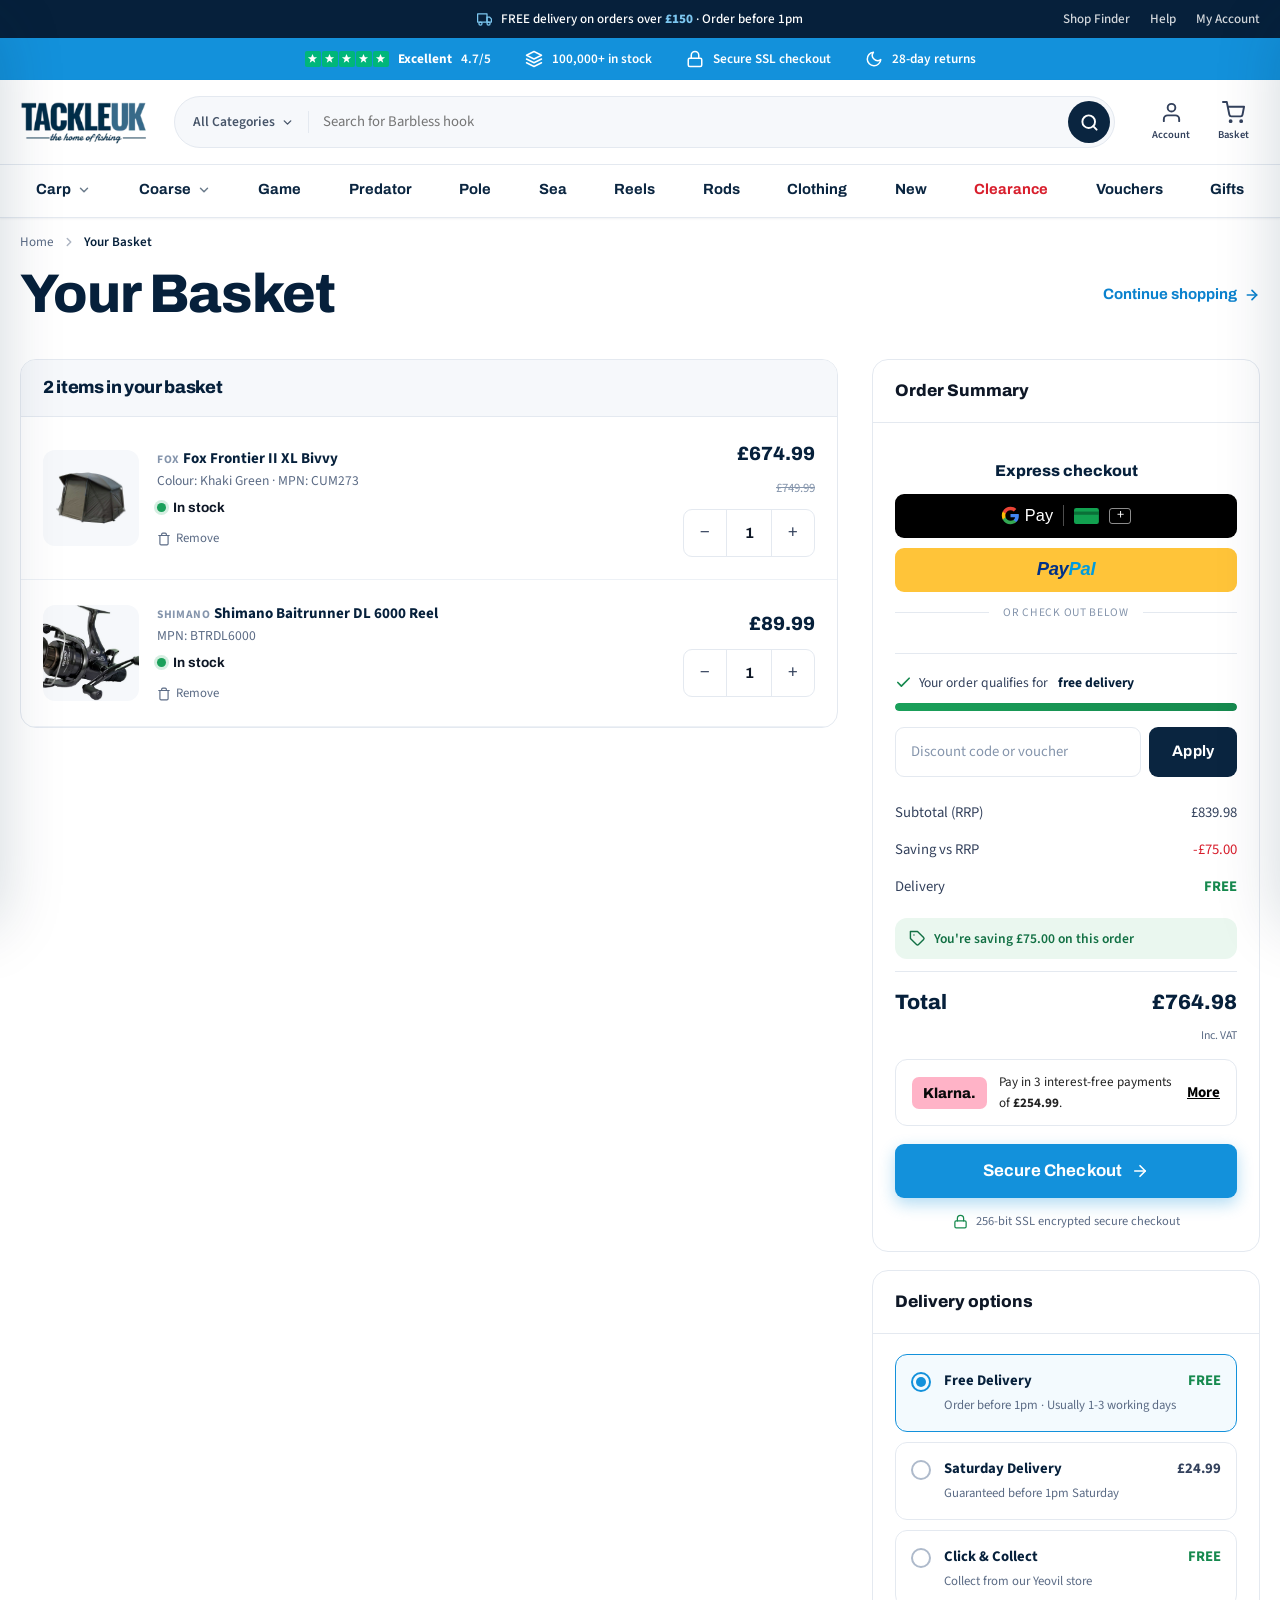
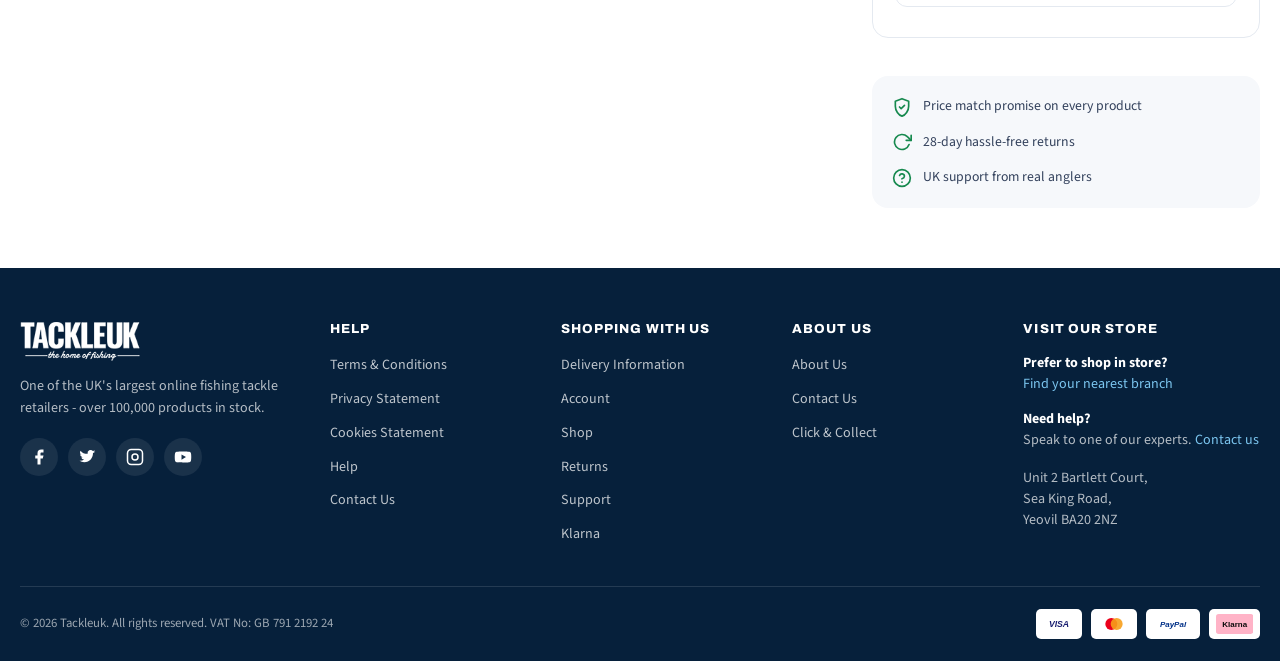
<file: basket.html>
<!DOCTYPE html>
<html lang="en-GB">
<head>
<meta charset="UTF-8">
<meta name="viewport" content="width=device-width, initial-scale=1">
<title>Your Basket | Tackleuk</title>
<meta name="description" content="Your Tackleuk basket. Secure checkout, free delivery over £150, Klarna available.">
<link rel="preconnect" href="https://fonts.googleapis.com">
<link rel="preconnect" href="https://fonts.gstatic.com" crossorigin>
<link href="https://fonts.googleapis.com/css2?family=Source+Sans+3:wght@400;500;600;700&family=Archivo:wght@600;700;800&display=swap" rel="stylesheet">
<link rel="manifest" href="site.webmanifest">
<meta name="theme-color" content="#0A2540">
<link rel="apple-touch-icon" href="assets/img/icon-192.png">
<link rel="icon" type="image/jpeg" href="assets/img/Tackleuk%20Favicon%20-%20White.jpg">
<link rel="stylesheet" href="assets/css/tuk.css?v=20260724k">
</head>
<body>

<div class="announce"><div class="container"><div class="announce-rot"><svg viewBox="0 0 24 24" fill="none" stroke="currentColor" stroke-width="2" stroke-linecap="round" stroke-linejoin="round"><rect x="1" y="3" width="15" height="13"/><polygon points="16 8 20 8 23 11 23 16 16 16 16 8"/><circle cx="5.5" cy="18.5" r="2.5"/><circle cx="18.5" cy="18.5" r="2.5"/></svg><span>FREE delivery on orders over <b>£150</b><span class="announce-cut"> · Order before 1pm</span></span></div><div class="announce-side"><a href="#">Shop Finder</a><a href="#">Help</a><a href="#">My Account</a></div></div></div>

<div class="trustbar"><div class="container">
  <div class="ti"><span class="tp-stars"><span><svg viewBox="0 0 24 24" fill="currentColor"><polygon points="12 2 15 9 22 9 16 14 18 21 12 17 6 21 8 14 2 9 9 9"/></svg></span><span><svg viewBox="0 0 24 24" fill="currentColor"><polygon points="12 2 15 9 22 9 16 14 18 21 12 17 6 21 8 14 2 9 9 9"/></svg></span><span><svg viewBox="0 0 24 24" fill="currentColor"><polygon points="12 2 15 9 22 9 16 14 18 21 12 17 6 21 8 14 2 9 9 9"/></svg></span><span><svg viewBox="0 0 24 24" fill="currentColor"><polygon points="12 2 15 9 22 9 16 14 18 21 12 17 6 21 8 14 2 9 9 9"/></svg></span><span><svg viewBox="0 0 24 24" fill="currentColor"><polygon points="12 2 15 9 22 9 16 14 18 21 12 17 6 21 8 14 2 9 9 9"/></svg></span></span> <b>Excellent</b> 4.7/5</div>
  <div class="ti"><svg viewBox="0 0 24 24" fill="none" stroke="currentColor" stroke-width="2" stroke-linecap="round" stroke-linejoin="round"><path d="M12 2L2 7l10 5 10-5-10-5z"/><path d="M2 17l10 5 10-5M2 12l10 5 10-5"/></svg> 100,000+ in stock</div>
  <div class="ti"><svg viewBox="0 0 24 24" fill="none" stroke="currentColor" stroke-width="2" stroke-linecap="round" stroke-linejoin="round"><rect x="3" y="11" width="18" height="11" rx="2"/><path d="M7 11V7a5 5 0 0 1 10 0v4"/></svg> Secure SSL checkout</div>
  <div class="ti"><svg viewBox="0 0 24 24" fill="none" stroke="currentColor" stroke-width="2" stroke-linecap="round" stroke-linejoin="round"><path d="M21 12.79A9 9 0 1 1 11.21 3 7 7 0 0 0 21 12.79z"/></svg> 28-day returns</div>
</div></div>

<header class="header">
  <div class="header-main"><div class="container">
    <a href="index.html" class="logo"><img src="assets/img/logo.webp" alt="TackleUK - the home of fishing" width="178" height="64"></a>
    <div class="search"><form role="search" onsubmit="return false"><span class="s-cat">All Categories <svg viewBox="0 0 24 24" width="13" height="13" fill="none" stroke="currentColor" stroke-width="2.5" stroke-linecap="round" stroke-linejoin="round"><polyline points="6 9 12 15 18 9"/></svg></span><input type="search" placeholder="Search 100,000+ products…" aria-label="Search"><button class="s-btn" type="submit" aria-label="Search"><svg viewBox="0 0 24 24" fill="none" stroke="currentColor" stroke-width="2.4" stroke-linecap="round" stroke-linejoin="round"><circle cx="11" cy="11" r="8"/><line x1="21" y1="21" x2="16.65" y2="16.65"/></svg></button></form><div class="s-suggest"><h5>Popular searches</h5><div class="s-terms"><a href="category.html">Carp rods</a><a href="category.html">Bivvy</a><a href="category.html">Method feeder</a></div></div></div>
    <div class="header-tools">
      <a href="#" class="tool"><svg viewBox="0 0 24 24" fill="none" stroke="currentColor" stroke-width="2" stroke-linecap="round" stroke-linejoin="round"><path d="M20 21v-2a4 4 0 0 0-4-4H8a4 4 0 0 0-4 4v2"/><circle cx="12" cy="7" r="4"/></svg><span class="lbl">Account</span></a>
      <a href="#" class="tool" data-open-cart><svg viewBox="0 0 24 24" fill="none" stroke="currentColor" stroke-width="2" stroke-linecap="round" stroke-linejoin="round"><circle cx="9" cy="21" r="1"/><circle cx="20" cy="21" r="1"/><path d="M1 1h4l2.68 13.39a2 2 0 0 0 2 1.61h9.72a2 2 0 0 0 2-1.61L23 6H6"/></svg><span class="lbl">Basket</span><span class="count" data-cart-count style="display:none">0</span></a>
    </div>
  </div></div>
  <nav class="nav">
    <div class="container">
      <div class="nav-item">
        <a href="category.html" class="nav-link">Carp <svg viewBox="0 0 24 24" fill="none" stroke="currentColor" stroke-width="2.5" stroke-linecap="round" stroke-linejoin="round"><polyline points="6 9 12 15 18 9"/></svg></a>
        <div class="mega mega-flat">
          <ul class="mega-cols">
            <li><a href="category.html">Bait</a></li>
            <li><a href="category.html">Bait Boats</a></li>
            <li><a href="category.html">Baiting Poles & Spoons</a></li>
            <li><a href="category.html">Baiting Tools & Tools</a></li>
            <li><a href="category.html">Bank Sticks</a></li>
            <li><a href="category.html">Barrows</a></li>
            <li><a href="category.html">Batteries</a></li>
            <li><a href="category.html">Bedchairs & Sleep Systems</a></li>
            <li><a href="category.html">Bite Alarms & Receivers</a></li>
            <li><a href="category.html">Bivvies & Shelters</a></li>
            <li><a href="category.html">Bivvy Accessories</a></li>
            <li><a href="category.html">Bivvy Wraps & Skins</a></li>
            <li><a href="category.html">Boat Accessories</a></li>
            <li><a href="category.html">Boilie Making Equipment</a></li>
            <li><a href="category.html">Books & Prints</a></li>
            <li><a href="category.html">Buckets & Accessories</a></li>
            <li><a href="category.html">Buzz Bars</a></li>
            <li><a href="category.html">Carp Care</a></li>
            <li><a href="category.html">Catapults</a></li>
            <li><a href="category.html">Catfish Tackle</a></li>
            <li><a href="category.html">Chairs & Stools</a></li>
            <li><a href="category.html">Clothing</a></li>
            <li><a href="category.html">Controller & Zig Floats</a></li>
            <li><a href="category.html">Cooking Equipment</a></li>
            <li><a href="category.html">Distance Sticks</a></li>
            <li><a href="category.html">Fish Finders</a></li>
            <li><a href="category.html">Gadgets & Tech</a></li>
            <li><a href="category.html">Hand Towels</a></li>
            <li><a href="category.html">Hair Rigs & Rigs</a></li>
            <li><a href="category.html">Hooks</a></li>
            <li><a href="category.html">Hooklinks & Leaders</a></li>
            <li><a href="category.html">Leads & Back Leads</a></li>
            <li><a href="category.html">Lighting & Headlamps</a></li>
            <li><a href="category.html">Lines & Braids</a></li>
            <li><a href="category.html">Luggage</a></li>
            <li><a href="category.html">Marker Floats & Elastic</a></li>
            <li><a href="category.html">Method Feeders</a></li>
            <li><a href="category.html">Mosquito & Insect Repellent</a></li>
            <li><a href="category.html">Nets & Handles</a></li>
            <li><a href="category.html">PVA Products</a></li>
            <li><a href="category.html">Reels</a></li>
            <li><a href="category.html">Rig Bits</a></li>
            <li><a href="category.html">Rods</a></li>
            <li><a href="category.html">Rod Carriers & Tubes</a></li>
            <li><a href="category.html">Rod Pods</a></li>
            <li><a href="category.html">Rod Rests</a></li>
            <li><a href="category.html">Sleeping Bags, Pillows & Covers</a></li>
            <li><a href="category.html">Spods & Spombs</a></li>
            <li><a href="category.html">Swingers & Indicators</a></li>
            <li><a href="category.html">Tackle Boxes & Rig Bins</a></li>
            <li><a href="category.html">Throwing Sticks</a></li>
            <li><a href="category.html">Unhooking Mats & Cradles</a></li>
            <li><a href="category.html">Weighing Equipment</a></li>
          </ul>
        </div>
      </div>
      <div class="nav-item"><a href="category.html" class="nav-link">Coarse <svg viewBox="0 0 24 24" fill="none" stroke="currentColor" stroke-width="2.5" stroke-linecap="round" stroke-linejoin="round"><polyline points="6 9 12 15 18 9"/></svg></a>
        <div class="mega">
          <div><h5>Poles & Whips</h5><ul><li><a href="category.html">Match Poles</a></li><li><a href="category.html">Margin Poles</a></li><li><a href="category.html">Pole Elastic</a></li><li><a href="category.html">Pole Floats</a></li></ul></div>
          <div><h5>Seat Boxes</h5><ul><li><a href="category.html">Seat Box Systems</a></li><li><a href="category.html">Accessories</a></li><li><a href="category.html">Feeder Arms</a></li><li><a href="category.html">Side Trays</a></li></ul></div>
          <div><h5>Feeder & Float</h5><ul><li><a href="category.html">Feeder Rods</a></li><li><a href="category.html">Method Feeders</a></li><li><a href="category.html">Groundbait</a></li><li><a href="category.html" class="feat">Match Deals</a></li></ul></div>
        </div>
      </div>
      <div class="nav-item"><a href="category.html" class="nav-link">Game</a></div>
      <div class="nav-item"><a href="category.html" class="nav-link">Predator</a></div>
      <div class="nav-item"><a href="category.html" class="nav-link">Pole</a></div>
      <div class="nav-item"><a href="category.html" class="nav-link">Sea</a></div>
      <div class="nav-item"><a href="category.html" class="nav-link">Reels</a></div>
      <div class="nav-item"><a href="category.html" class="nav-link">Rods</a></div>
      <div class="nav-item"><a href="category.html" class="nav-link">Clothing</a></div>
      <div class="nav-item"><a href="category.html" class="nav-link">New</a></div>
      <div class="nav-item"><a href="category.html" class="nav-link clearance">Clearance</a></div>
      <div class="nav-item"><a href="category.html" class="nav-link">Vouchers</a></div>
      <div class="nav-item"><a href="category.html" class="nav-link">Gifts</a></div>
    </div>
  </nav>
</header>

<div class="container">
  <div class="crumbs"><a href="index.html">Home</a><svg viewBox="0 0 24 24" fill="none" stroke="currentColor" stroke-width="2.5" stroke-linecap="round" stroke-linejoin="round"><polyline points="9 18 15 12 9 6"/></svg><span class="cur">Your Basket</span></div>
  <div class="flex items-center justify-between" style="margin:6px 0 4px"><h1>Your Basket</h1><a href="category.html" class="link-arrow">Continue shopping <svg viewBox="0 0 24 24" fill="none" stroke="currentColor" stroke-width="2.5" stroke-linecap="round" stroke-linejoin="round"><line x1="5" y1="12" x2="19" y2="12"/><polyline points="12 5 19 12 12 19"/></svg></a></div>

  <div class="cart-page">
    <!-- ITEMS -->
    <div>
      <div class="cart-items">
        <div class="ch"><h3><span data-sum-count>2</span> items in your basket</h3></div>

        <div class="cart-row" data-cart-row data-unit="674.99" data-rrp="749.99">
          <div class="ph"><img src="assets/img/photos/fox-frontier-xl.webp" alt="Fox Frontier II XL Bivvy"></div>
          <div class="ci">
            <span class="bn">Fox</span>
            <a href="product.html" class="n">Fox Frontier II XL Bivvy</a>
            <div class="text-sm muted">Colour: Khaki Green · MPN: CUM273</div>
            <div class="stock text-sm mt-1">In stock</div>
            <div class="actions">
              <button data-row-remove><svg viewBox="0 0 24 24" fill="none" stroke="currentColor" stroke-width="2" stroke-linecap="round" stroke-linejoin="round"><polyline points="3 6 5 6 21 6"/><path d="M19 6v14a2 2 0 0 1-2 2H7a2 2 0 0 1-2-2V6m3 0V4a2 2 0 0 1 2-2h4a2 2 0 0 1 2 2v2"/></svg> Remove</button>
            </div>
          </div>
          <div class="rp">
            <div class="lp" data-line-price>£674.99</div>
            <div class="was" data-line-was>£749.99</div>
            <div class="qty" data-qty><button data-qminus aria-label="Decrease">−</button><input type="text" value="1" inputmode="numeric" aria-label="Quantity"><button data-qplus aria-label="Increase">+</button></div>
          </div>
        </div>

        <div class="cart-row" data-cart-row data-unit="89.99">
          <div class="ph"><img src="assets/img/photos/prod-shimano-baitrunner-dl.webp" alt="Shimano Baitrunner DL Reel"></div>
          <div class="ci">
            <span class="bn">Shimano</span>
            <a href="product.html" class="n">Shimano Baitrunner DL 6000 Reel</a>
            <div class="text-sm muted">MPN: BTRDL6000</div>
            <div class="stock text-sm mt-1">In stock</div>
            <div class="actions">
              <button data-row-remove><svg viewBox="0 0 24 24" fill="none" stroke="currentColor" stroke-width="2" stroke-linecap="round" stroke-linejoin="round"><polyline points="3 6 5 6 21 6"/><path d="M19 6v14a2 2 0 0 1-2 2H7a2 2 0 0 1-2-2V6m3 0V4a2 2 0 0 1 2-2h4a2 2 0 0 1 2 2v2"/></svg> Remove</button>
            </div>
          </div>
          <div class="rp">
            <div class="lp" data-line-price>£89.99</div>
            <div class="qty" data-qty><button data-qminus aria-label="Decrease">−</button><input type="text" value="1" inputmode="numeric" aria-label="Quantity"><button data-qplus aria-label="Increase">+</button></div>
          </div>
        </div>
      </div>
    </div>

    <!-- SUMMARY -->
    <div class="summary">
      <div class="summary-card">
        <div class="sc-head">Order Summary</div>
        <div class="sc-body">
          <div class="express express-top">
            <div class="express-lbl">Express checkout</div>
            <div class="express-pay">
              <button type="button" class="gpay-btn" aria-label="Pay with Google Pay"><span class="gp-lock"><svg class="gp-g" viewBox="0 0 24 24" aria-hidden="true"><path fill="#4285F4" d="M22.56 12.25c0-.78-.07-1.53-.2-2.25H12v4.26h5.92c-.26 1.37-1.04 2.53-2.21 3.31v2.77h3.57c2.08-1.92 3.28-4.74 3.28-8.09z"/><path fill="#34A853" d="M12 23c2.97 0 5.46-.98 7.28-2.66l-3.57-2.77c-.98.66-2.23 1.06-3.71 1.06-2.86 0-5.29-1.93-6.16-4.53H2.18v2.84C3.99 20.53 7.7 23 12 23z"/><path fill="#FBBC05" d="M5.84 14.09c-.22-.66-.35-1.36-.35-2.09s.13-1.43.35-2.09V7.07H2.18C1.43 8.55 1 10.22 1 12s.43 3.45 1.18 4.93l2.85-2.22.81-.62z"/><path fill="#EA4335" d="M12 5.38c1.62 0 3.06.56 4.21 1.64l3.15-3.15C17.45 2.09 14.97 1 12 1 7.7 1 3.99 3.47 2.18 7.07l3.66 2.84c.87-2.6 3.3-4.53 6.16-4.53z"/></svg><span class="gp-pay">Pay</span></span><span class="gp-sep"></span><span class="gp-card"><svg viewBox="0 0 28 18" aria-hidden="true"><rect width="28" height="18" rx="2.5" fill="#12a150"/><rect y="4" width="28" height="3.6" fill="#0b7038"/></svg></span><span class="gp-add" aria-hidden="true">+</span></button>
              <button type="button" class="paypal-btn"><span class="pp-mark"><span class="pp-a">Pay</span><span class="pp-b">Pal</span></span></button>
            </div>
            <div class="or">or check out below</div>
          </div>

          <div class="ship-progress" style="background:none;border:none;padding:0;margin-bottom:16px">
            <div class="msg" data-basket-ship-msg><svg viewBox="0 0 24 24" fill="none" stroke="var(--green-600)" stroke-width="2.4" stroke-linecap="round" stroke-linejoin="round"><polyline points="20 6 9 17 4 12"/></svg> Your order qualifies for <b style="margin-left:3px">free delivery</b></div>
            <div class="bar"><span data-basket-ship-bar style="width:100%"></span></div>
          </div>

          <form data-voucher class="voucher"><input class="input" placeholder="Discount code or voucher"><button class="btn btn-navy" type="submit">Apply</button></form>

          <div class="sumline"><span>Subtotal (RRP)</span><span data-sum-rrp>£839.98</span></div>
          <div class="sumline"><span>Saving vs RRP</span><span class="sale" data-sum-save>−£75.00</span></div>
          <div class="sumline"><span>Delivery</span><span class="free" data-sum-del>FREE</span></div>
          <div class="savings-tag"><svg viewBox="0 0 24 24" fill="none" stroke="currentColor" stroke-width="2" stroke-linecap="round" stroke-linejoin="round"><path d="M20.59 13.41l-7.17 7.17a2 2 0 0 1-2.83 0L2 12V2h10l8.59 8.59a2 2 0 0 1 0 2.82z"/><line x1="7" y1="7" x2="7.01" y2="7"/></svg> <span data-sum-save-tag>You're saving £75.00 on this order</span></div>
          <div class="sumline total"><span>Total</span><span data-sum-total>£764.98</span></div>
          <div class="text-xs muted" style="text-align:right;margin-top:2px">Inc. VAT</div>

          <div class="klarna-box" style="margin:14px 0 0"><span class="kl">Klarna.</span><p>Pay in 3 interest-free payments of <b data-sum-klarna>£254.99</b>.</p><a href="#">More</a></div>

          <a href="#" class="btn btn-primary btn-block btn-lg mt-3">
            Secure Checkout
            <svg viewBox="0 0 24 24" width="18" height="18" fill="none" stroke="currentColor" stroke-width="2.2" stroke-linecap="round" stroke-linejoin="round"><line x1="5" y1="12" x2="19" y2="12"/><polyline points="12 5 19 12 12 19"/></svg>
          </a>

          <a href="category.html" class="btn btn-ghost btn-block mt-2 continue-mobile">Continue shopping</a>

          <div class="secure-note"><svg viewBox="0 0 24 24" fill="none" stroke="currentColor" stroke-width="2" stroke-linecap="round" stroke-linejoin="round"><rect x="3" y="11" width="18" height="11" rx="2"/><path d="M7 11V7a5 5 0 0 1 10 0v4"/></svg> 256-bit SSL encrypted secure checkout</div>
        </div>
      </div>

      <!-- delivery methods -->
      <div class="summary-card">
        <div class="sc-head">Delivery options</div>
        <div class="sc-body">
          <div class="ship-opt sel" data-ship-opt><span class="radio"></span><div class="so-main"><div class="t">Free Delivery <span class="pr">FREE</span></div><div class="d">Order before 1pm · Usually 1-3 working days</div></div></div>
          <div class="ship-opt" data-ship-opt><span class="radio"></span><div class="so-main"><div class="t">Saturday Delivery <span class="pr" style="color:var(--ink-700)">£24.99</span></div><div class="d">Guaranteed before 1pm Saturday</div></div></div>
          <div class="ship-opt" data-ship-opt><span class="radio"></span><div class="so-main"><div class="t">Click & Collect <span class="pr">FREE</span></div><div class="d">Collect from our Yeovil store</div></div></div>
        </div>
      </div>

      <!-- trust -->
      <div class="trust-checkout">
        <div class="tc"><svg viewBox="0 0 24 24" fill="none" stroke="currentColor" stroke-width="2" stroke-linecap="round" stroke-linejoin="round"><path d="M12 2L4 5v6c0 5.5 3.8 10.7 8 12 4.2-1.3 8-6.5 8-12V5l-8-3z"/><polyline points="9 12 11 14 15 10"/></svg> Price match promise on every product</div>
        <div class="tc"><svg viewBox="0 0 24 24" fill="none" stroke="currentColor" stroke-width="2" stroke-linecap="round" stroke-linejoin="round"><polyline points="23 4 23 10 17 10"/><path d="M20.49 15a9 9 0 1 1-2.12-9.36L23 10"/></svg> 28-day hassle-free returns</div>
        <div class="tc"><svg viewBox="0 0 24 24" fill="none" stroke="currentColor" stroke-width="2" stroke-linecap="round" stroke-linejoin="round"><circle cx="12" cy="12" r="10"/><path d="M9.09 9a3 3 0 0 1 5.83 1c0 2-3 3-3 3"/><line x1="12" y1="17" x2="12.01" y2="17"/></svg> UK support from real anglers</div>
      </div>
    </div>
  </div>
</div>

<footer class="footer"><div class="container">
  <div class="footer-top">
      <div class="footer-intro">
        <a href="index.html" class="logo logo-footer"><img src="assets/img/logo-white.webp" alt="TackleUK - the home of fishing" width="170" height="56"></a>
        <p>One of the UK's largest online fishing tackle retailers - over 100,000 products in stock.</p>
        <div class="socials"><a href="https://www.facebook.com/tackleuk/" target="_blank" rel="noopener" aria-label="Facebook"><svg viewBox="0 0 24 24" fill="currentColor"><path d="M18 2h-3a5 5 0 0 0-5 5v3H7v4h3v8h4v-8h3l1-4h-4V7a1 1 0 0 1 1-1h3z"/></svg></a><a href="https://twitter.com/tackleuk" target="_blank" rel="noopener" aria-label="Twitter"><svg viewBox="0 0 24 24" fill="currentColor"><path d="M23 4.6a8.3 8.3 0 0 1-2.36.65A4.13 4.13 0 0 0 22.45 3a8.22 8.22 0 0 1-2.6 1 4.1 4.1 0 0 0-7 3.74A11.64 11.64 0 0 1 3.4 3.5a4.1 4.1 0 0 0 1.27 5.47A4.07 4.07 0 0 1 2.8 8.4v.05a4.1 4.1 0 0 0 3.29 4.02 4.1 4.1 0 0 1-1.85.07 4.1 4.1 0 0 0 3.83 2.85A8.23 8.23 0 0 1 2 17.1a11.62 11.62 0 0 0 6.29 1.84c7.55 0 11.68-6.25 11.68-11.67 0-.18 0-.36-.01-.53A8.34 8.34 0 0 0 23 4.6z"/></svg></a><a href="https://www.instagram.com/tackleukofficial/" target="_blank" rel="noopener" aria-label="Instagram"><svg viewBox="0 0 24 24" fill="none" stroke="currentColor" stroke-width="2"><rect x="2" y="2" width="20" height="20" rx="5"/><circle cx="12" cy="12" r="4"/><line x1="17.5" y1="6.5" x2="17.5" y2="6.5"/></svg></a><a href="https://www.youtube.com/channel/uccfxskzrq0d7g6n8eao2hva" target="_blank" rel="noopener" aria-label="YouTube"><svg viewBox="0 0 24 24" fill="currentColor"><path d="M23 12s0-3.4-.4-5a2.8 2.8 0 0 0-2-2C18.9 4.5 12 4.5 12 4.5s-6.9 0-8.6.5a2.8 2.8 0 0 0-2 2C1 8.6 1 12 1 12s0 3.4.4 5a2.8 2.8 0 0 0 2 2c1.7.5 8.6.5 8.6.5s6.9 0 8.6-.5a2.8 2.8 0 0 0 2-2c.4-1.6.4-5 .4-5zM10 15.5v-7l6 3.5z"/></svg></a></div>
      </div>
      <div class="footer-col"><h5>Help</h5><ul><li><a href="https://www.tackleuk.co.uk/terms.htm" target="_blank" rel="noopener">Terms &amp; Conditions</a></li><li><a href="https://www.tackleuk.co.uk/privacy.htm" target="_blank" rel="noopener">Privacy Statement</a></li><li><a href="https://www.tackleuk.co.uk/cookie-policy.htm" target="_blank" rel="noopener">Cookies Statement</a></li><li><a href="https://www.tackleuk.co.uk/help" target="_blank" rel="noopener">Help</a></li><li><a href="https://www.tackleuk.co.uk/contact/new-support-ticket" target="_blank" rel="noopener">Contact Us</a></li></ul></div>
      <div class="footer-col"><h5>Shopping With Us</h5><ul><li><a href="https://www.tackleuk.co.uk/delivery.htm" target="_blank" rel="noopener">Delivery Information</a></li><li><a href="https://www.tackleuk.co.uk/account" target="_blank" rel="noopener">Account</a></li><li><a href="https://www.tackleuk.co.uk/shop" target="_blank" rel="noopener">Shop</a></li><li><a href="https://www.tackleuk.co.uk/returns.htm" target="_blank" rel="noopener">Returns</a></li><li><a href="https://www.tackleuk.co.uk/contact/new-support-ticket" target="_blank" rel="noopener">Support</a></li><li><a href="https://www.tackleuk.co.uk/klarna.htm" target="_blank" rel="noopener">Klarna</a></li></ul></div>
      <div class="footer-col"><h5>About Us</h5><ul><li><a href="https://www.tackleuk.co.uk/about.htm" target="_blank" rel="noopener">About Us</a></li><li><a href="https://www.tackleuk.co.uk/contact/new-support-ticket" target="_blank" rel="noopener">Contact Us</a></li><li><a href="https://www.tackleuk.co.uk/clickcollect.htm" target="_blank" rel="noopener">Click &amp; Collect</a></li></ul></div>
      <div class="footer-col">
        <h5>Visit our store</h5>
        <p class="footer-note"><b>Prefer to shop in store?</b><br><a href="https://www.tackleuk.co.uk/our-shop.htm" target="_blank" rel="noopener">Find your nearest branch</a></p>
        <p class="footer-note"><b>Need help?</b><br>Speak to one of our experts. <a href="https://www.tackleuk.co.uk/contact/new-support-ticket" target="_blank" rel="noopener">Contact us</a></p>
        <p class="footer-note" style="margin-top:16px">Unit 2 Bartlett Court,<br>Sea King Road,<br>Yeovil BA20 2NZ</p>
      </div>
    </div>
    <div class="footer-bottom"><div>© 2026 Tackleuk. All rights reserved. VAT No: GB 791 2192 24</div>
    <div class="pay-row"><span class="pay"><svg viewBox="0 0 48 30" width="42"><text x="24" y="20" font-family="Arial" font-weight="800" font-style="italic" font-size="13" fill="#1A1F71" text-anchor="middle">VISA</text></svg></span><span class="pay"><svg viewBox="0 0 48 30" width="42"><circle cx="20" cy="15" r="9" fill="#EB001B"/><circle cx="28" cy="15" r="9" fill="#F79E1B" fill-opacity=".9"/></svg></span><span class="pay"><svg viewBox="0 0 60 30" width="50"><text x="30" y="20" font-family="Arial" font-weight="800" font-style="italic" font-size="12" fill="#003087" text-anchor="middle">PayPal</text></svg></span><span class="pay"><svg viewBox="0 0 56 30" width="48"><rect width="56" height="30" rx="4" fill="#FFB3C7"/><text x="28" y="20" font-family="Arial" font-weight="800" font-size="12" fill="#0A0A0A" text-anchor="middle">Klarna</text></svg></span></div>
  </div>
</div></footer>

<div class="overlay" id="overlay"></div>
<aside class="drawer" id="cartDrawer" role="dialog" aria-modal="true" aria-label="Shopping basket">
  <div class="drawer-head"><h3><svg viewBox="0 0 24 24" width="22" height="22" fill="none" stroke="currentColor" stroke-width="2" stroke-linecap="round" stroke-linejoin="round"><circle cx="9" cy="21" r="1"/><circle cx="20" cy="21" r="1"/><path d="M1 1h4l2.68 13.39a2 2 0 0 0 2 1.61h9.72a2 2 0 0 0 2-1.61L23 6H6"/></svg> Your Basket</h3><button class="drawer-close" data-close aria-label="Close"><svg viewBox="0 0 24 24" width="20" height="20" fill="none" stroke="currentColor" stroke-width="2.4" stroke-linecap="round" stroke-linejoin="round"><line x1="18" y1="6" x2="6" y2="18"/><line x1="6" y1="6" x2="18" y2="18"/></svg></button></div>
  <div class="ship-progress"><div class="msg" data-ship-msg></div><div class="bar"><span data-ship-bar style="width:0%"></span></div></div>
  <div class="drawer-body" data-cart-body></div>
    <div class="drawer-foot">
    <div class="sub"><span class="lbl">Subtotal</span><span class="val" data-cart-sub>£0.00</span></div>
    <div class="vat">Inc. VAT · Delivery calculated at checkout</div>
    <div class="drawer-klarna" data-cart-klarna-row><span class="kb-badge">Klarna</span><span>Pay in 3 interest-free payments of <b data-cart-klarna>£0.00</b></span></div>
    <a href="#" class="btn btn-primary btn-block btn-lg">Secure checkout <svg viewBox="0 0 24 24" width="18" height="18" fill="none" stroke="currentColor" stroke-width="2.2" stroke-linecap="round" stroke-linejoin="round"><rect x="3" y="11" width="18" height="11" rx="2"/><path d="M7 11V7a5 5 0 0 1 10 0v4"/></svg></a>
    <div class="wallet-express" data-cart-express>
      <div class="wallet-divider"><span>or check out faster</span></div>
      <div class="wallet-row">
        <button type="button" class="gpay-btn" aria-label="Pay with Google Pay"><span class="gp-lock"><svg class="gp-g" viewBox="0 0 24 24" aria-hidden="true"><path fill="#4285F4" d="M22.56 12.25c0-.78-.07-1.53-.2-2.25H12v4.26h5.92c-.26 1.37-1.04 2.53-2.21 3.31v2.77h3.57c2.08-1.92 3.28-4.74 3.28-8.09z"/><path fill="#34A853" d="M12 23c2.97 0 5.46-.98 7.28-2.66l-3.57-2.77c-.98.66-2.23 1.06-3.71 1.06-2.86 0-5.29-1.93-6.16-4.53H2.18v2.84C3.99 20.53 7.7 23 12 23z"/><path fill="#FBBC05" d="M5.84 14.09c-.22-.66-.35-1.36-.35-2.09s.13-1.43.35-2.09V7.07H2.18C1.43 8.55 1 10.22 1 12s.43 3.45 1.18 4.93l2.85-2.22.81-.62z"/><path fill="#EA4335" d="M12 5.38c1.62 0 3.06.56 4.21 1.64l3.15-3.15C17.45 2.09 14.97 1 12 1 7.7 1 3.99 3.47 2.18 7.07l3.66 2.84c.87-2.6 3.3-4.53 6.16-4.53z"/></svg><span class="gp-pay">Pay</span></span><span class="gp-sep"></span><span class="gp-card"><svg viewBox="0 0 28 18" aria-hidden="true"><rect width="28" height="18" rx="2.5" fill="#12a150"/><rect y="4" width="28" height="3.6" fill="#0b7038"/></svg></span><span class="gp-add" aria-hidden="true">+</span></button>
        <a href="#" class="paypal-btn" aria-label="Pay with PayPal"><span class="pp-mark"><span class="pp-a">Pay</span><span class="pp-b">Pal</span></span></a>
      </div>
    </div>
    <a href="basket.html" class="btn btn-ghost btn-block mt-2">View basket</a>
    <button type="button" class="drawer-continue" data-close><svg viewBox="0 0 24 24" fill="none" stroke="currentColor" stroke-width="2.5" stroke-linecap="round" stroke-linejoin="round"><line x1="19" y1="12" x2="5" y2="12"/><polyline points="12 19 5 12 12 5"/></svg> Continue shopping</button>
    <div class="secure-note"><svg viewBox="0 0 24 24" fill="none" stroke="currentColor" stroke-width="2" stroke-linecap="round" stroke-linejoin="round"><rect x="3" y="11" width="18" height="11" rx="2"/><path d="M7 11V7a5 5 0 0 1 10 0v4"/></svg> 256-bit SSL secure checkout</div>
  </div>
</aside>

<button class="back-to-top" aria-label="Back to top"><svg viewBox="0 0 24 24" fill="none" stroke="currentColor" stroke-width="2.5" stroke-linecap="round" stroke-linejoin="round"><line x1="12" y1="19" x2="12" y2="5"/><polyline points="5 12 12 5 19 12"/></svg></button>
<nav class="mobile-nav">
  <a href="index.html"><svg viewBox="0 0 24 24" fill="none" stroke="currentColor" stroke-width="2" stroke-linecap="round" stroke-linejoin="round"><path d="M3 9l9-7 9 7v11a2 2 0 0 1-2 2H5a2 2 0 0 1-2-2z"/></svg>Home</a>
  <a href="category.html"><svg viewBox="0 0 24 24" fill="none" stroke="currentColor" stroke-width="2" stroke-linecap="round" stroke-linejoin="round"><line x1="8" y1="6" x2="21" y2="6"/><line x1="8" y1="12" x2="21" y2="12"/><line x1="8" y1="18" x2="21" y2="18"/><line x1="3" y1="6" x2="3.01" y2="6"/><line x1="3" y1="12" x2="3.01" y2="12"/><line x1="3" y1="18" x2="3.01" y2="18"/></svg>Shop</a>
  <a href="#" data-open-cart class="active"><svg viewBox="0 0 24 24" fill="none" stroke="currentColor" stroke-width="2" stroke-linecap="round" stroke-linejoin="round"><circle cx="9" cy="21" r="1"/><circle cx="20" cy="21" r="1"/><path d="M1 1h4l2.68 13.39a2 2 0 0 0 2 1.61h9.72a2 2 0 0 0 2-1.61L23 6H6"/></svg>Basket<span class="count" data-cart-count style="display:none">0</span></a>
  <a href="#"><svg viewBox="0 0 24 24" fill="none" stroke="currentColor" stroke-width="2" stroke-linecap="round" stroke-linejoin="round"><path d="M20 21v-2a4 4 0 0 0-4-4H8a4 4 0 0 0-4 4v2"/><circle cx="12" cy="7" r="4"/></svg>Account</a>
</nav>
<script src="assets/js/nav-data.js?v=20260724k"></script>
<script src="assets/js/tuk.js?v=20260724k"></script>
</body>
</html>
</file>
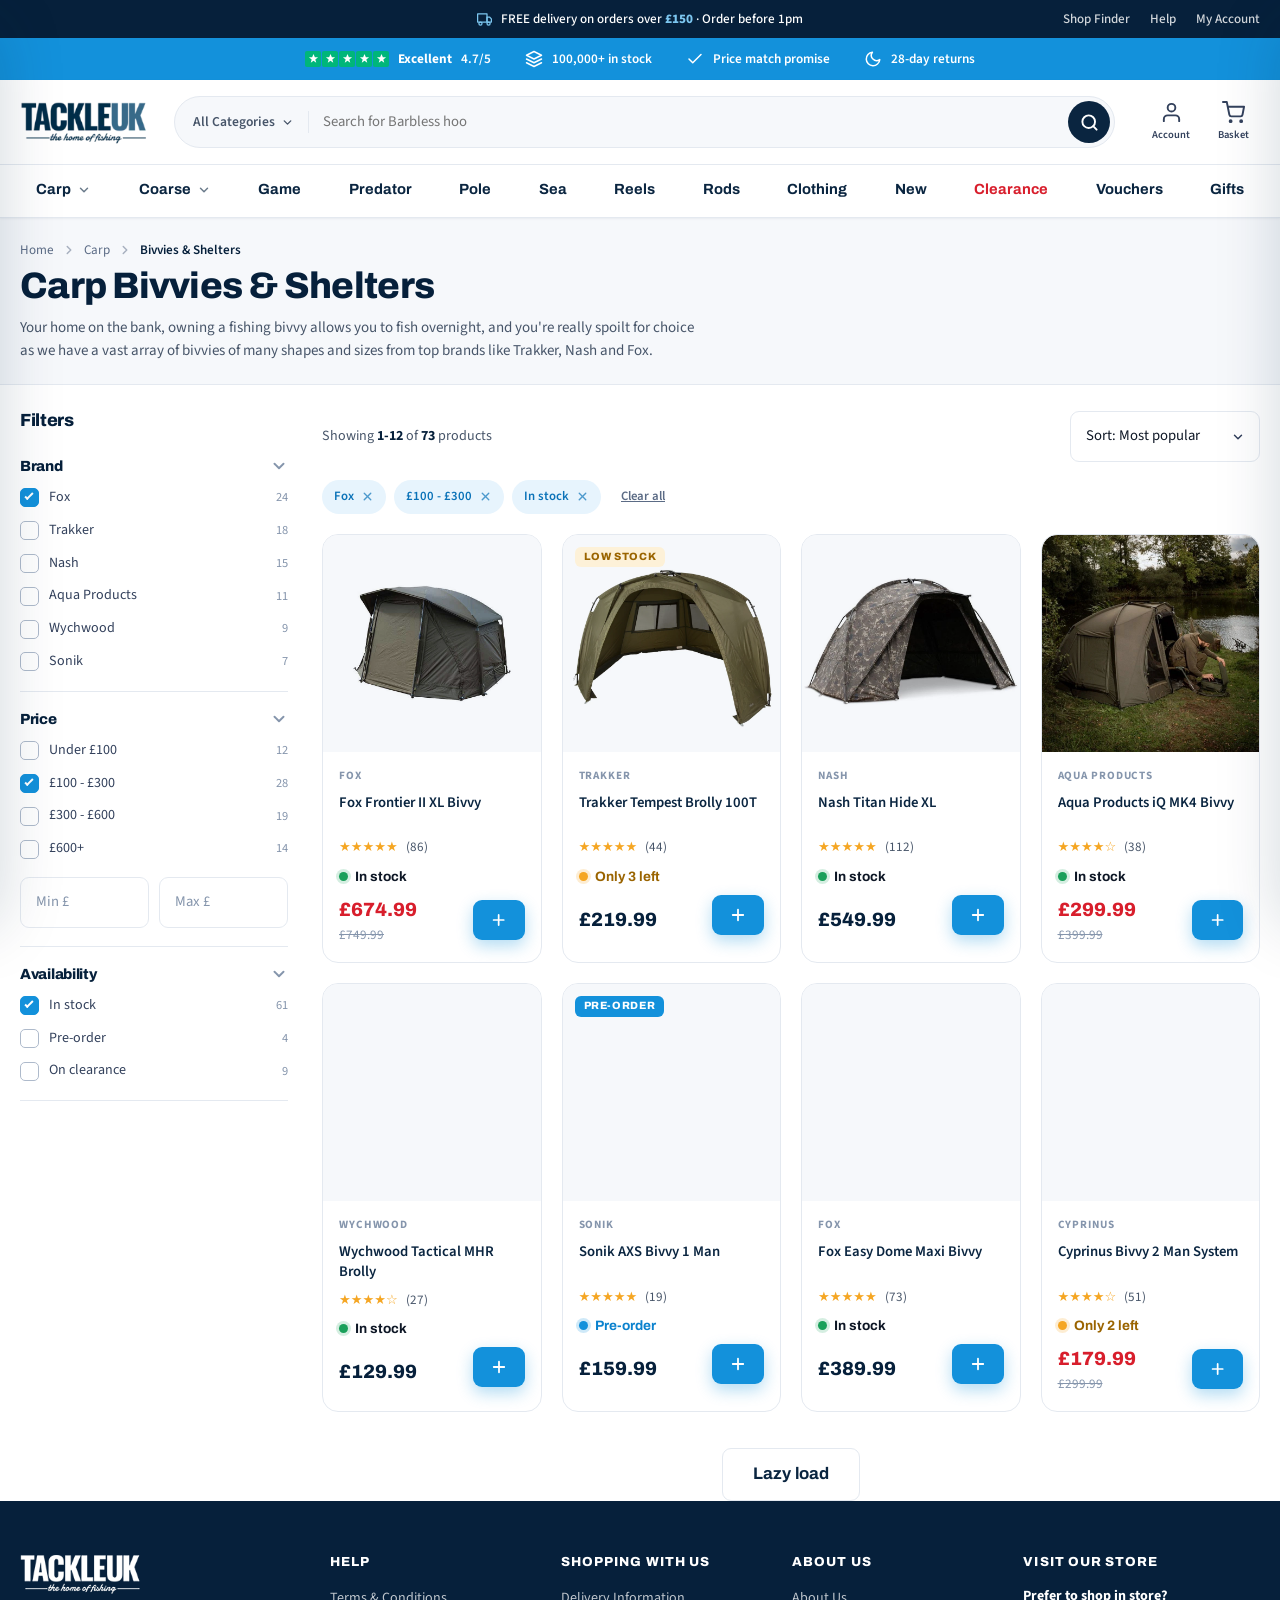
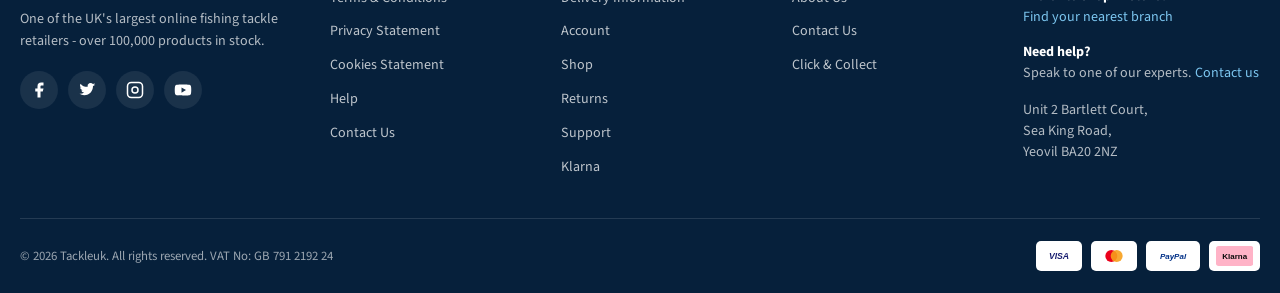
<file: category.html>
<!DOCTYPE html>
<html lang="en-GB">
<head>
<meta charset="UTF-8">
<meta name="viewport" content="width=device-width, initial-scale=1">
<title>Carp Bivvies & Shelters | Tackleuk</title>
<meta name="description" content="Shop carp bivvies and shelters from Fox, Trakker, Nash & more. Fast UK delivery, price match promise and 28-day returns.">
<link rel="preconnect" href="https://fonts.googleapis.com">
<link rel="preconnect" href="https://fonts.gstatic.com" crossorigin>
<link href="https://fonts.googleapis.com/css2?family=Source+Sans+3:wght@400;500;600;700&family=Archivo:wght@600;700;800&display=swap" rel="stylesheet">
<link rel="manifest" href="site.webmanifest">
<meta name="theme-color" content="#0A2540">
<link rel="apple-touch-icon" href="assets/img/icon-192.png">
<link rel="icon" type="image/jpeg" href="assets/img/Tackleuk%20Favicon%20-%20White.jpg">
<link rel="stylesheet" href="assets/css/tuk.css?v=20260724k">
</head>
<body>

<!-- ANNOUNCEMENT BAR -->
<div class="announce">
  <div class="container">
    <div class="announce-rot"><svg viewBox="0 0 24 24" fill="none" stroke="currentColor" stroke-width="2" stroke-linecap="round" stroke-linejoin="round"><rect x="1" y="3" width="15" height="13"/><polygon points="16 8 20 8 23 11 23 16 16 16 16 8"/><circle cx="5.5" cy="18.5" r="2.5"/><circle cx="18.5" cy="18.5" r="2.5"/></svg><span>FREE delivery on orders over <b>£150</b><span class="announce-cut"> · Order before 1pm</span></span></div>
    <div class="announce-side"><a href="#">Shop Finder</a><a href="#">Help</a><a href="#">My Account</a></div>
  </div>
</div>

<!-- TRUST BAR -->
<div class="trustbar"><div class="container">
  <div class="ti"><span class="tp-stars"><span><svg viewBox="0 0 24 24" fill="currentColor"><polygon points="12 2 15 9 22 9 16 14 18 21 12 17 6 21 8 14 2 9 9 9"/></svg></span><span><svg viewBox="0 0 24 24" fill="currentColor"><polygon points="12 2 15 9 22 9 16 14 18 21 12 17 6 21 8 14 2 9 9 9"/></svg></span><span><svg viewBox="0 0 24 24" fill="currentColor"><polygon points="12 2 15 9 22 9 16 14 18 21 12 17 6 21 8 14 2 9 9 9"/></svg></span><span><svg viewBox="0 0 24 24" fill="currentColor"><polygon points="12 2 15 9 22 9 16 14 18 21 12 17 6 21 8 14 2 9 9 9"/></svg></span><span><svg viewBox="0 0 24 24" fill="currentColor"><polygon points="12 2 15 9 22 9 16 14 18 21 12 17 6 21 8 14 2 9 9 9"/></svg></span></span> <b>Excellent</b> 4.7/5</div>
  <div class="ti"><svg viewBox="0 0 24 24" fill="none" stroke="currentColor" stroke-width="2" stroke-linecap="round" stroke-linejoin="round"><path d="M12 2L2 7l10 5 10-5-10-5z"/><path d="M2 17l10 5 10-5M2 12l10 5 10-5"/></svg> 100,000+ in stock</div>
  <div class="ti"><svg viewBox="0 0 24 24" fill="none" stroke="currentColor" stroke-width="2" stroke-linecap="round" stroke-linejoin="round"><polyline points="20 6 9 17 4 12"/></svg> Price match promise</div>
  <div class="ti"><svg viewBox="0 0 24 24" fill="none" stroke="currentColor" stroke-width="2" stroke-linecap="round" stroke-linejoin="round"><path d="M21 12.79A9 9 0 1 1 11.21 3 7 7 0 0 0 21 12.79z"/></svg> 28-day returns</div>
</div></div>

<!-- HEADER -->
<header class="header">
  <div class="header-main"><div class="container">
    <a href="index.html" class="logo"><img src="assets/img/logo.webp" alt="TackleUK - the home of fishing" width="178" height="64"></a>
    <div class="search">
      <form role="search" onsubmit="return false">
        <span class="s-cat">All Categories <svg viewBox="0 0 24 24" width="13" height="13" fill="none" stroke="currentColor" stroke-width="2.5" stroke-linecap="round" stroke-linejoin="round"><polyline points="6 9 12 15 18 9"/></svg></span>
        <input type="search" placeholder="Search 100,000+ products…" aria-label="Search">
        <button class="s-btn" type="submit" aria-label="Search"><svg viewBox="0 0 24 24" fill="none" stroke="currentColor" stroke-width="2.4" stroke-linecap="round" stroke-linejoin="round"><circle cx="11" cy="11" r="8"/><line x1="21" y1="21" x2="16.65" y2="16.65"/></svg></button>
      </form>
      <div class="s-suggest"><h5>Popular searches</h5><div class="s-terms"><a href="category.html">Carp rods</a><a href="category.html">Bivvy</a><a href="category.html">Bait boat</a><a href="category.html">Method feeder</a></div></div>
    </div>
    <div class="header-tools">
      <a href="#" class="tool"><svg viewBox="0 0 24 24" fill="none" stroke="currentColor" stroke-width="2" stroke-linecap="round" stroke-linejoin="round"><path d="M20 21v-2a4 4 0 0 0-4-4H8a4 4 0 0 0-4 4v2"/><circle cx="12" cy="7" r="4"/></svg><span class="lbl">Account</span></a>
      <a href="#" class="tool" data-open-cart><svg viewBox="0 0 24 24" fill="none" stroke="currentColor" stroke-width="2" stroke-linecap="round" stroke-linejoin="round"><circle cx="9" cy="21" r="1"/><circle cx="20" cy="21" r="1"/><path d="M1 1h4l2.68 13.39a2 2 0 0 0 2 1.61h9.72a2 2 0 0 0 2-1.61L23 6H6"/></svg><span class="lbl">Basket</span><span class="count" data-cart-count style="display:none">0</span></a>
    </div>
  </div></div>
  <nav class="nav">
    <div class="container">
      <div class="nav-item">
        <a href="category.html" class="nav-link">Carp <svg viewBox="0 0 24 24" fill="none" stroke="currentColor" stroke-width="2.5" stroke-linecap="round" stroke-linejoin="round"><polyline points="6 9 12 15 18 9"/></svg></a>
        <div class="mega mega-flat">
          <ul class="mega-cols">
            <li><a href="category.html">Bait</a></li>
            <li><a href="category.html">Bait Boats</a></li>
            <li><a href="category.html">Baiting Poles & Spoons</a></li>
            <li><a href="category.html">Baiting Tools & Tools</a></li>
            <li><a href="category.html">Bank Sticks</a></li>
            <li><a href="category.html">Barrows</a></li>
            <li><a href="category.html">Batteries</a></li>
            <li><a href="category.html">Bedchairs & Sleep Systems</a></li>
            <li><a href="category.html">Bite Alarms & Receivers</a></li>
            <li><a href="category.html">Bivvies & Shelters</a></li>
            <li><a href="category.html">Bivvy Accessories</a></li>
            <li><a href="category.html">Bivvy Wraps & Skins</a></li>
            <li><a href="category.html">Boat Accessories</a></li>
            <li><a href="category.html">Boilie Making Equipment</a></li>
            <li><a href="category.html">Books & Prints</a></li>
            <li><a href="category.html">Buckets & Accessories</a></li>
            <li><a href="category.html">Buzz Bars</a></li>
            <li><a href="category.html">Carp Care</a></li>
            <li><a href="category.html">Catapults</a></li>
            <li><a href="category.html">Catfish Tackle</a></li>
            <li><a href="category.html">Chairs & Stools</a></li>
            <li><a href="category.html">Clothing</a></li>
            <li><a href="category.html">Controller & Zig Floats</a></li>
            <li><a href="category.html">Cooking Equipment</a></li>
            <li><a href="category.html">Distance Sticks</a></li>
            <li><a href="category.html">Fish Finders</a></li>
            <li><a href="category.html">Gadgets & Tech</a></li>
            <li><a href="category.html">Hand Towels</a></li>
            <li><a href="category.html">Hair Rigs & Rigs</a></li>
            <li><a href="category.html">Hooks</a></li>
            <li><a href="category.html">Hooklinks & Leaders</a></li>
            <li><a href="category.html">Leads & Back Leads</a></li>
            <li><a href="category.html">Lighting & Headlamps</a></li>
            <li><a href="category.html">Lines & Braids</a></li>
            <li><a href="category.html">Luggage</a></li>
            <li><a href="category.html">Marker Floats & Elastic</a></li>
            <li><a href="category.html">Method Feeders</a></li>
            <li><a href="category.html">Mosquito & Insect Repellent</a></li>
            <li><a href="category.html">Nets & Handles</a></li>
            <li><a href="category.html">PVA Products</a></li>
            <li><a href="category.html">Reels</a></li>
            <li><a href="category.html">Rig Bits</a></li>
            <li><a href="category.html">Rods</a></li>
            <li><a href="category.html">Rod Carriers & Tubes</a></li>
            <li><a href="category.html">Rod Pods</a></li>
            <li><a href="category.html">Rod Rests</a></li>
            <li><a href="category.html">Sleeping Bags, Pillows & Covers</a></li>
            <li><a href="category.html">Spods & Spombs</a></li>
            <li><a href="category.html">Swingers & Indicators</a></li>
            <li><a href="category.html">Tackle Boxes & Rig Bins</a></li>
            <li><a href="category.html">Throwing Sticks</a></li>
            <li><a href="category.html">Unhooking Mats & Cradles</a></li>
            <li><a href="category.html">Weighing Equipment</a></li>
          </ul>
        </div>
      </div>
      <div class="nav-item"><a href="category.html" class="nav-link">Coarse <svg viewBox="0 0 24 24" fill="none" stroke="currentColor" stroke-width="2.5" stroke-linecap="round" stroke-linejoin="round"><polyline points="6 9 12 15 18 9"/></svg></a>
        <div class="mega">
          <div><h5>Poles & Whips</h5><ul><li><a href="category.html">Match Poles</a></li><li><a href="category.html">Margin Poles</a></li><li><a href="category.html">Pole Elastic</a></li><li><a href="category.html">Pole Floats</a></li></ul></div>
          <div><h5>Seat Boxes</h5><ul><li><a href="category.html">Seat Box Systems</a></li><li><a href="category.html">Accessories</a></li><li><a href="category.html">Feeder Arms</a></li><li><a href="category.html">Side Trays</a></li></ul></div>
          <div><h5>Feeder & Float</h5><ul><li><a href="category.html">Feeder Rods</a></li><li><a href="category.html">Method Feeders</a></li><li><a href="category.html">Groundbait</a></li><li><a href="category.html" class="feat">Match Deals</a></li></ul></div>
        </div>
      </div>
      <div class="nav-item"><a href="category.html" class="nav-link">Game</a></div>
      <div class="nav-item"><a href="category.html" class="nav-link">Predator</a></div>
      <div class="nav-item"><a href="category.html" class="nav-link">Pole</a></div>
      <div class="nav-item"><a href="category.html" class="nav-link">Sea</a></div>
      <div class="nav-item"><a href="category.html" class="nav-link">Reels</a></div>
      <div class="nav-item"><a href="category.html" class="nav-link">Rods</a></div>
      <div class="nav-item"><a href="category.html" class="nav-link">Clothing</a></div>
      <div class="nav-item"><a href="category.html" class="nav-link">New</a></div>
      <div class="nav-item"><a href="category.html" class="nav-link clearance">Clearance</a></div>
      <div class="nav-item"><a href="category.html" class="nav-link">Vouchers</a></div>
      <div class="nav-item"><a href="category.html" class="nav-link">Gifts</a></div>
    </div>
  </nav>
</header>

<!-- PAGE BAND -->
<div class="page-band"><div class="container">
  <div class="crumbs"><a href="index.html">Home</a><svg viewBox="0 0 24 24" fill="none" stroke="currentColor" stroke-width="2.5" stroke-linecap="round" stroke-linejoin="round"><polyline points="9 18 15 12 9 6"/></svg><a href="category.html">Carp</a><svg viewBox="0 0 24 24" fill="none" stroke="currentColor" stroke-width="2.5" stroke-linecap="round" stroke-linejoin="round"><polyline points="9 18 15 12 9 6"/></svg><span class="cur">Bivvies & Shelters</span></div>
  <h1>Carp Bivvies & Shelters</h1>
  <p>Your home on the bank, owning a fishing bivvy allows you to fish overnight, and you're really spoilt for choice as we have a vast array of bivvies of many shapes and sizes from top brands like Trakker, Nash and Fox.</p>
</div></div>

<div class="container">
  <div class="plp">
    <!-- FILTERS -->
    <aside class="filters">
      <div class="flex items-center justify-between" style="margin-bottom:8px">
        <h3 style="font-size:1.1rem">Filters</h3>
        <button class="btn btn-navy btn-sm filters-done" data-filter-close>Done</button>
      </div>
      <div class="filter-group"><h5>Brand <svg viewBox="0 0 24 24" fill="none" stroke="currentColor" stroke-width="2.5" stroke-linecap="round" stroke-linejoin="round"><polyline points="6 9 12 15 18 9"/></svg></h5>
        <div class="fg-body">
          <label class="fopt"><input type="checkbox" checked><span>Fox</span><span class="ct">24</span></label>
          <label class="fopt"><input type="checkbox"><span>Trakker</span><span class="ct">18</span></label>
          <label class="fopt"><input type="checkbox"><span>Nash</span><span class="ct">15</span></label>
          <label class="fopt"><input type="checkbox"><span>Aqua Products</span><span class="ct">11</span></label>
          <label class="fopt"><input type="checkbox"><span>Wychwood</span><span class="ct">9</span></label>
          <label class="fopt"><input type="checkbox"><span>Sonik</span><span class="ct">7</span></label>
        </div>
      </div>
      <div class="filter-group"><h5>Price <svg viewBox="0 0 24 24" fill="none" stroke="currentColor" stroke-width="2.5" stroke-linecap="round" stroke-linejoin="round"><polyline points="6 9 12 15 18 9"/></svg></h5>
        <div class="fg-body">
          <label class="fopt"><input type="checkbox"><span>Under £100</span><span class="ct">12</span></label>
          <label class="fopt"><input type="checkbox" checked><span>£100 - £300</span><span class="ct">28</span></label>
          <label class="fopt"><input type="checkbox"><span>£300 - £600</span><span class="ct">19</span></label>
          <label class="fopt"><input type="checkbox"><span>£600+</span><span class="ct">14</span></label>
          <div class="flex gap-2 mt-1"><input class="input btn-sm" placeholder="Min £"><input class="input btn-sm" placeholder="Max £"></div>
        </div>
      </div>
      <div class="filter-group"><h5>Availability <svg viewBox="0 0 24 24" fill="none" stroke="currentColor" stroke-width="2.5" stroke-linecap="round" stroke-linejoin="round"><polyline points="6 9 12 15 18 9"/></svg></h5>
        <div class="fg-body">
          <label class="fopt"><input type="checkbox" checked><span>In stock</span><span class="ct">61</span></label>
          <label class="fopt"><input type="checkbox"><span>Pre-order</span><span class="ct">4</span></label>
          <label class="fopt"><input type="checkbox"><span>On clearance</span><span class="ct">9</span></label>
        </div>
      </div>
    </aside>

    <!-- RESULTS -->
    <div>
      <div class="plp-toolbar">
        <div class="flex items-center gap-3">
          <button class="btn btn-ghost btn-sm filter-toggle" data-filter-toggle><svg viewBox="0 0 24 24" width="16" height="16" fill="none" stroke="currentColor" stroke-width="2.2" stroke-linecap="round" stroke-linejoin="round"><line x1="4" y1="21" x2="4" y2="14"/><line x1="4" y1="10" x2="4" y2="3"/><line x1="12" y1="21" x2="12" y2="12"/><line x1="12" y1="8" x2="12" y2="3"/><line x1="20" y1="21" x2="20" y2="16"/><line x1="20" y1="12" x2="20" y2="3"/><line x1="1" y1="14" x2="7" y2="14"/><line x1="9" y1="8" x2="15" y2="8"/><line x1="17" y1="16" x2="23" y2="16"/></svg> Filters</button>
          <span class="res">Showing <b>1-12</b> of <b>73</b> products</span>
        </div>
        <div class="toolbar-right">
          <select class="select sort-select" aria-label="Sort by">
            <option>Sort: Most popular</option>
            <option>Price: Low to High</option>
            <option>Price: High to Low</option>
            <option>Newest first</option>
            <option>Top rated</option>
            <option>Biggest saving</option>
          </select>
        </div>
      </div>

      <div class="chips">
        <span class="chip">Fox <button aria-label="Remove"><svg viewBox="0 0 24 24" fill="none" stroke="currentColor" stroke-width="2.5" stroke-linecap="round" stroke-linejoin="round"><line x1="18" y1="6" x2="6" y2="18"/><line x1="6" y1="6" x2="18" y2="18"/></svg></button></span>
        <span class="chip">£100 - £300 <button aria-label="Remove"><svg viewBox="0 0 24 24" fill="none" stroke="currentColor" stroke-width="2.5" stroke-linecap="round" stroke-linejoin="round"><line x1="18" y1="6" x2="6" y2="18"/><line x1="6" y1="6" x2="18" y2="18"/></svg></button></span>
        <span class="chip">In stock <button aria-label="Remove"><svg viewBox="0 0 24 24" fill="none" stroke="currentColor" stroke-width="2.5" stroke-linecap="round" stroke-linejoin="round"><line x1="18" y1="6" x2="6" y2="18"/><line x1="6" y1="6" x2="18" y2="18"/></svg></button></span>
        <button class="chip clear">Clear all</button>
      </div>

      <div class="products" id="grid">
        <!-- 1 -->
        <article class="card">
          <div class="media"><a href="product.html"><img src="assets/img/photos/fox-frontier-xl.webp" alt="Fox Frontier II XL Bivvy"></a>
          </div>
          <div class="body"><span class="brand-name">Fox</span><a href="product.html" class="title">Fox Frontier II XL Bivvy</a><div class="rating"><span class="stars">★★★★★</span><span>(86)</span></div><div class="stock text-sm">In stock</div>
            <div class="meta-row"><div class="price"><span class="now on-sale">£674.99</span><span class="was">£749.99</span></div>
            <button class="btn btn-primary btn-sm" data-add="p-bivvy" data-variant="Frontier II XL" data-name="Fox Frontier II XL Bivvy" data-price="674.99" data-img="assets/img/photos/mega-carp.jpg" aria-label="Add"><svg viewBox="0 0 24 24" fill="none" stroke="currentColor" stroke-width="2.4" stroke-linecap="round" stroke-linejoin="round"><line x1="12" y1="5" x2="12" y2="19"/><line x1="5" y1="12" x2="19" y2="12"/></svg></button></div>
          </div>
        </article>
        <!-- 2 -->
        <article class="card">
          <div class="media"><div class="badges"><span class="badge badge-low">Low stock</span></div>
            
            <a href="product.html"><img src="assets/img/photos/prod-trakker-tempest-brolly-100t.webp" alt="Trakker Tempest Brolly"></a>
          </div>
          <div class="body"><span class="brand-name">Trakker</span><a href="product.html" class="title">Trakker Tempest Brolly 100T</a><div class="rating"><span class="stars">★★★★★</span><span>(44)</span></div><div class="stock low text-sm">Only 3 left</div>
            <div class="meta-row"><div class="price"><span class="now">£219.99</span></div>
            <button class="btn btn-primary btn-sm" data-add="c2" data-name="Trakker Tempest Brolly 100T" data-price="219.99" data-img="assets/img/photos/prod-trakker-tempest-brolly-100t.webp" aria-label="Add"><svg viewBox="0 0 24 24" fill="none" stroke="currentColor" stroke-width="2.4" stroke-linecap="round" stroke-linejoin="round"><line x1="12" y1="5" x2="12" y2="19"/><line x1="5" y1="12" x2="19" y2="12"/></svg></button></div>
          </div>
        </article>
        <!-- 3 -->
        <article class="card">
          <div class="media">
            
            <a href="product.html"><img src="assets/img/photos/prod-nash-titan-hide-xl.webp" alt="Nash Titan Hide XL"></a>
          </div>
          <div class="body"><span class="brand-name">Nash</span><a href="product.html" class="title">Nash Titan Hide XL</a><div class="rating"><span class="stars">★★★★★</span><span>(112)</span></div><div class="stock text-sm">In stock</div>
            <div class="meta-row"><div class="price"><span class="now">£549.99</span></div>
            <button class="btn btn-primary btn-sm" data-add="c3" data-name="Nash Titan Hide XL" data-price="549.99" data-img="assets/img/photos/prod-nash-titan-hide-xl.webp" aria-label="Add"><svg viewBox="0 0 24 24" fill="none" stroke="currentColor" stroke-width="2.4" stroke-linecap="round" stroke-linejoin="round"><line x1="12" y1="5" x2="12" y2="19"/><line x1="5" y1="12" x2="19" y2="12"/></svg></button></div>
          </div>
        </article>
        <!-- 4 -->
        <article class="card">
          <div class="media"><a href="product.html"><img src="assets/img/photos/prod-aqua-pioneer-100-bivvy.webp" alt="Aqua Products iQ Bivvy"></a>
          </div>
          <div class="body"><span class="brand-name">Aqua Products</span><a href="product.html" class="title">Aqua Products iQ MK4 Bivvy</a><div class="rating"><span class="stars">★★★★☆</span><span>(38)</span></div><div class="stock text-sm">In stock</div>
            <div class="meta-row"><div class="price"><span class="now on-sale">£299.99</span><span class="was">£399.99</span></div>
            <button class="btn btn-primary btn-sm" data-add="c4" data-name="Aqua Products iQ MK4 Bivvy" data-price="299.99" data-img="assets/img/photos/prod-aqua-pioneer-100-bivvy.webp" aria-label="Add"><svg viewBox="0 0 24 24" fill="none" stroke="currentColor" stroke-width="2.4" stroke-linecap="round" stroke-linejoin="round"><line x1="12" y1="5" x2="12" y2="19"/><line x1="5" y1="12" x2="19" y2="12"/></svg></button></div>
          </div>
        </article>


        <!-- 5 -->
        <article class="card">
          <div class="media">
            
            <a href="product.html"><img src="assets/img/photos/prod-wychwood-tactical-compact-bivvy.webp" alt="Wychwood Tactical Brolly"></a>
          </div>
          <div class="body"><span class="brand-name">Wychwood</span><a href="product.html" class="title">Wychwood Tactical MHR Brolly</a><div class="rating"><span class="stars">★★★★☆</span><span>(27)</span></div><div class="stock text-sm">In stock</div>
            <div class="meta-row"><div class="price"><span class="now">£129.99</span></div>
            <button class="btn btn-primary btn-sm" data-add="c5" data-name="Wychwood Tactical MHR Brolly" data-price="129.99" data-img="assets/img/photos/prod-wychwood-tactical-compact-bivvy.webp" aria-label="Add"><svg viewBox="0 0 24 24" fill="none" stroke="currentColor" stroke-width="2.4" stroke-linecap="round" stroke-linejoin="round"><line x1="12" y1="5" x2="12" y2="19"/><line x1="5" y1="12" x2="19" y2="12"/></svg></button></div>
          </div>
        </article>
        <!-- 6 -->
        <article class="card">
          <div class="media"><div class="badges"><span class="badge badge-pre">Pre-order</span></div>

            <a href="product.html"><img src="assets/img/photos/prod-sonik-banktek-bivvy-1man.webp" alt="Sonik AXS Bivvy"></a>
          </div>
          <div class="body"><span class="brand-name">Sonik</span><a href="product.html" class="title">Sonik AXS Bivvy 1 Man</a><div class="rating"><span class="stars">★★★★★</span><span>(19)</span></div><div class="stock pre text-sm">Pre-order</div>
            <div class="meta-row"><div class="price"><span class="now">£159.99</span></div>
            <button class="btn btn-primary btn-sm" data-add="c6" data-name="Sonik AXS Bivvy 1 Man" data-price="159.99" data-img="assets/img/photos/prod-sonik-banktek-bivvy-1man.webp" aria-label="Add"><svg viewBox="0 0 24 24" fill="none" stroke="currentColor" stroke-width="2.4" stroke-linecap="round" stroke-linejoin="round"><line x1="12" y1="5" x2="12" y2="19"/><line x1="5" y1="12" x2="19" y2="12"/></svg></button></div>
          </div>
        </article>
        <!-- 7 -->
        <article class="card">
          <div class="media">
            
            <a href="product.html"><img src="assets/img/photos/prod-fox-eos-pro-bivvy.webp" alt="Fox Easy Dome"></a>
          </div>
          <div class="body"><span class="brand-name">Fox</span><a href="product.html" class="title">Fox Easy Dome Maxi Bivvy</a><div class="rating"><span class="stars">★★★★★</span><span>(73)</span></div><div class="stock text-sm">In stock</div>
            <div class="meta-row"><div class="price"><span class="now">£389.99</span></div>
            <button class="btn btn-primary btn-sm" data-add="c7" data-name="Fox Easy Dome Maxi Bivvy" data-price="389.99" data-img="assets/img/photos/prod-fox-eos-pro-bivvy.webp" aria-label="Add"><svg viewBox="0 0 24 24" fill="none" stroke="currentColor" stroke-width="2.4" stroke-linecap="round" stroke-linejoin="round"><line x1="12" y1="5" x2="12" y2="19"/><line x1="5" y1="12" x2="19" y2="12"/></svg></button></div>
          </div>
        </article>
        <!-- 8 -->
        <article class="card">
          <div class="media"><a href="product.html"><img src="assets/img/photos/prod-wychwood-epic-tactical-bivvy.webp" alt="Cyprinus Bivvy"></a>
          </div>
          <div class="body"><span class="brand-name">Cyprinus</span><a href="product.html" class="title">Cyprinus Bivvy 2 Man System</a><div class="rating"><span class="stars">★★★★☆</span><span>(51)</span></div><div class="stock low text-sm">Only 2 left</div>
            <div class="meta-row"><div class="price"><span class="now on-sale">£179.99</span><span class="was">£299.99</span></div>
            <button class="btn btn-primary btn-sm" data-add="c8" data-name="Cyprinus Bivvy 2 Man System" data-price="179.99" data-img="assets/img/photos/prod-wychwood-epic-tactical-bivvy.webp" aria-label="Add"><svg viewBox="0 0 24 24" fill="none" stroke="currentColor" stroke-width="2.4" stroke-linecap="round" stroke-linejoin="round"><line x1="12" y1="5" x2="12" y2="19"/><line x1="5" y1="12" x2="19" y2="12"/></svg></button></div>
          </div>
        </article>
      </div>

      <!-- lazy load (placeholder) -->
      <div class="text-center mt-5">
        <button class="btn btn-ghost btn-lg">Lazy load</button>
      </div>
    </div>
  </div>

</div>

<!-- FOOTER -->
<footer class="footer"><div class="container">
  <div class="footer-top">
      <div class="footer-intro">
        <a href="index.html" class="logo logo-footer"><img src="assets/img/logo-white.webp" alt="TackleUK - the home of fishing" width="170" height="56"></a>
        <p>One of the UK's largest online fishing tackle retailers - over 100,000 products in stock.</p>
        <div class="socials"><a href="https://www.facebook.com/tackleuk/" target="_blank" rel="noopener" aria-label="Facebook"><svg viewBox="0 0 24 24" fill="currentColor"><path d="M18 2h-3a5 5 0 0 0-5 5v3H7v4h3v8h4v-8h3l1-4h-4V7a1 1 0 0 1 1-1h3z"/></svg></a><a href="https://twitter.com/tackleuk" target="_blank" rel="noopener" aria-label="Twitter"><svg viewBox="0 0 24 24" fill="currentColor"><path d="M23 4.6a8.3 8.3 0 0 1-2.36.65A4.13 4.13 0 0 0 22.45 3a8.22 8.22 0 0 1-2.6 1 4.1 4.1 0 0 0-7 3.74A11.64 11.64 0 0 1 3.4 3.5a4.1 4.1 0 0 0 1.27 5.47A4.07 4.07 0 0 1 2.8 8.4v.05a4.1 4.1 0 0 0 3.29 4.02 4.1 4.1 0 0 1-1.85.07 4.1 4.1 0 0 0 3.83 2.85A8.23 8.23 0 0 1 2 17.1a11.62 11.62 0 0 0 6.29 1.84c7.55 0 11.68-6.25 11.68-11.67 0-.18 0-.36-.01-.53A8.34 8.34 0 0 0 23 4.6z"/></svg></a><a href="https://www.instagram.com/tackleukofficial/" target="_blank" rel="noopener" aria-label="Instagram"><svg viewBox="0 0 24 24" fill="none" stroke="currentColor" stroke-width="2"><rect x="2" y="2" width="20" height="20" rx="5"/><circle cx="12" cy="12" r="4"/><line x1="17.5" y1="6.5" x2="17.5" y2="6.5"/></svg></a><a href="https://www.youtube.com/channel/uccfxskzrq0d7g6n8eao2hva" target="_blank" rel="noopener" aria-label="YouTube"><svg viewBox="0 0 24 24" fill="currentColor"><path d="M23 12s0-3.4-.4-5a2.8 2.8 0 0 0-2-2C18.9 4.5 12 4.5 12 4.5s-6.9 0-8.6.5a2.8 2.8 0 0 0-2 2C1 8.6 1 12 1 12s0 3.4.4 5a2.8 2.8 0 0 0 2 2c1.7.5 8.6.5 8.6.5s6.9 0 8.6-.5a2.8 2.8 0 0 0 2-2c.4-1.6.4-5 .4-5zM10 15.5v-7l6 3.5z"/></svg></a></div>
      </div>
      <div class="footer-col"><h5>Help</h5><ul><li><a href="https://www.tackleuk.co.uk/terms.htm" target="_blank" rel="noopener">Terms &amp; Conditions</a></li><li><a href="https://www.tackleuk.co.uk/privacy.htm" target="_blank" rel="noopener">Privacy Statement</a></li><li><a href="https://www.tackleuk.co.uk/cookie-policy.htm" target="_blank" rel="noopener">Cookies Statement</a></li><li><a href="https://www.tackleuk.co.uk/help" target="_blank" rel="noopener">Help</a></li><li><a href="https://www.tackleuk.co.uk/contact/new-support-ticket" target="_blank" rel="noopener">Contact Us</a></li></ul></div>
      <div class="footer-col"><h5>Shopping With Us</h5><ul><li><a href="https://www.tackleuk.co.uk/delivery.htm" target="_blank" rel="noopener">Delivery Information</a></li><li><a href="https://www.tackleuk.co.uk/account" target="_blank" rel="noopener">Account</a></li><li><a href="https://www.tackleuk.co.uk/shop" target="_blank" rel="noopener">Shop</a></li><li><a href="https://www.tackleuk.co.uk/returns.htm" target="_blank" rel="noopener">Returns</a></li><li><a href="https://www.tackleuk.co.uk/contact/new-support-ticket" target="_blank" rel="noopener">Support</a></li><li><a href="https://www.tackleuk.co.uk/klarna.htm" target="_blank" rel="noopener">Klarna</a></li></ul></div>
      <div class="footer-col"><h5>About Us</h5><ul><li><a href="https://www.tackleuk.co.uk/about.htm" target="_blank" rel="noopener">About Us</a></li><li><a href="https://www.tackleuk.co.uk/contact/new-support-ticket" target="_blank" rel="noopener">Contact Us</a></li><li><a href="https://www.tackleuk.co.uk/clickcollect.htm" target="_blank" rel="noopener">Click &amp; Collect</a></li></ul></div>
      <div class="footer-col">
        <h5>Visit our store</h5>
        <p class="footer-note"><b>Prefer to shop in store?</b><br><a href="https://www.tackleuk.co.uk/our-shop.htm" target="_blank" rel="noopener">Find your nearest branch</a></p>
        <p class="footer-note"><b>Need help?</b><br>Speak to one of our experts. <a href="https://www.tackleuk.co.uk/contact/new-support-ticket" target="_blank" rel="noopener">Contact us</a></p>
        <p class="footer-note" style="margin-top:16px">Unit 2 Bartlett Court,<br>Sea King Road,<br>Yeovil BA20 2NZ</p>
      </div>
    </div>
    <div class="footer-bottom"><div>© 2026 Tackleuk. All rights reserved. VAT No: GB 791 2192 24</div>
    <div class="pay-row">
      <span class="pay"><svg viewBox="0 0 48 30" width="42"><text x="24" y="20" font-family="Arial" font-weight="800" font-style="italic" font-size="13" fill="#1A1F71" text-anchor="middle">VISA</text></svg></span>
      <span class="pay"><svg viewBox="0 0 48 30" width="42"><circle cx="20" cy="15" r="9" fill="#EB001B"/><circle cx="28" cy="15" r="9" fill="#F79E1B" fill-opacity=".9"/></svg></span>
      <span class="pay"><svg viewBox="0 0 60 30" width="50"><text x="30" y="20" font-family="Arial" font-weight="800" font-style="italic" font-size="12" fill="#003087" text-anchor="middle">PayPal</text></svg></span>
      <span class="pay"><svg viewBox="0 0 56 30" width="48"><rect width="56" height="30" rx="4" fill="#FFB3C7"/><text x="28" y="20" font-family="Arial" font-weight="800" font-size="12" fill="#0A0A0A" text-anchor="middle">Klarna</text></svg></span>
    </div>
  </div>
</div></footer>

<!-- SHARED: overlay, drawer, quickview, etc. -->
<div class="overlay" id="overlay"></div>
<aside class="drawer" id="cartDrawer" role="dialog" aria-modal="true" aria-label="Shopping basket">
  <div class="drawer-head"><h3><svg viewBox="0 0 24 24" width="22" height="22" fill="none" stroke="currentColor" stroke-width="2" stroke-linecap="round" stroke-linejoin="round"><circle cx="9" cy="21" r="1"/><circle cx="20" cy="21" r="1"/><path d="M1 1h4l2.68 13.39a2 2 0 0 0 2 1.61h9.72a2 2 0 0 0 2-1.61L23 6H6"/></svg> Your Basket</h3><button class="drawer-close" data-close aria-label="Close"><svg viewBox="0 0 24 24" width="20" height="20" fill="none" stroke="currentColor" stroke-width="2.4" stroke-linecap="round" stroke-linejoin="round"><line x1="18" y1="6" x2="6" y2="18"/><line x1="6" y1="6" x2="18" y2="18"/></svg></button></div>
  <div class="ship-progress"><div class="msg" data-ship-msg></div><div class="bar"><span data-ship-bar style="width:0%"></span></div></div>
  <div class="drawer-body" data-cart-body></div>
    <div class="drawer-foot">
    <div class="sub"><span class="lbl">Subtotal</span><span class="val" data-cart-sub>£0.00</span></div>
    <div class="vat">Inc. VAT · Delivery calculated at checkout</div>
    <div class="drawer-klarna" data-cart-klarna-row><span class="kb-badge">Klarna</span><span>Pay in 3 interest-free payments of <b data-cart-klarna>£0.00</b></span></div>
    <a href="#" class="btn btn-primary btn-block btn-lg">Secure checkout <svg viewBox="0 0 24 24" width="18" height="18" fill="none" stroke="currentColor" stroke-width="2.2" stroke-linecap="round" stroke-linejoin="round"><rect x="3" y="11" width="18" height="11" rx="2"/><path d="M7 11V7a5 5 0 0 1 10 0v4"/></svg></a>
    <div class="wallet-express" data-cart-express>
      <div class="wallet-divider"><span>or check out faster</span></div>
      <div class="wallet-row">
        <button type="button" class="gpay-btn" aria-label="Pay with Google Pay"><span class="gp-lock"><svg class="gp-g" viewBox="0 0 24 24" aria-hidden="true"><path fill="#4285F4" d="M22.56 12.25c0-.78-.07-1.53-.2-2.25H12v4.26h5.92c-.26 1.37-1.04 2.53-2.21 3.31v2.77h3.57c2.08-1.92 3.28-4.74 3.28-8.09z"/><path fill="#34A853" d="M12 23c2.97 0 5.46-.98 7.28-2.66l-3.57-2.77c-.98.66-2.23 1.06-3.71 1.06-2.86 0-5.29-1.93-6.16-4.53H2.18v2.84C3.99 20.53 7.7 23 12 23z"/><path fill="#FBBC05" d="M5.84 14.09c-.22-.66-.35-1.36-.35-2.09s.13-1.43.35-2.09V7.07H2.18C1.43 8.55 1 10.22 1 12s.43 3.45 1.18 4.93l2.85-2.22.81-.62z"/><path fill="#EA4335" d="M12 5.38c1.62 0 3.06.56 4.21 1.64l3.15-3.15C17.45 2.09 14.97 1 12 1 7.7 1 3.99 3.47 2.18 7.07l3.66 2.84c.87-2.6 3.3-4.53 6.16-4.53z"/></svg><span class="gp-pay">Pay</span></span><span class="gp-sep"></span><span class="gp-card"><svg viewBox="0 0 28 18" aria-hidden="true"><rect width="28" height="18" rx="2.5" fill="#12a150"/><rect y="4" width="28" height="3.6" fill="#0b7038"/></svg></span><span class="gp-add" aria-hidden="true">+</span></button>
        <a href="#" class="paypal-btn" aria-label="Pay with PayPal"><span class="pp-mark"><span class="pp-a">Pay</span><span class="pp-b">Pal</span></span></a>
      </div>
    </div>
    <a href="basket.html" class="btn btn-ghost btn-block mt-2">View basket</a>
    <button type="button" class="drawer-continue" data-close><svg viewBox="0 0 24 24" fill="none" stroke="currentColor" stroke-width="2.5" stroke-linecap="round" stroke-linejoin="round"><line x1="19" y1="12" x2="5" y2="12"/><polyline points="12 19 5 12 12 5"/></svg> Continue shopping</button>
    <div class="secure-note"><svg viewBox="0 0 24 24" fill="none" stroke="currentColor" stroke-width="2" stroke-linecap="round" stroke-linejoin="round"><rect x="3" y="11" width="18" height="11" rx="2"/><path d="M7 11V7a5 5 0 0 1 10 0v4"/></svg> 256-bit SSL secure checkout</div>
  </div>
</aside>

<button class="back-to-top" aria-label="Back to top"><svg viewBox="0 0 24 24" fill="none" stroke="currentColor" stroke-width="2.5" stroke-linecap="round" stroke-linejoin="round"><line x1="12" y1="19" x2="12" y2="5"/><polyline points="5 12 12 5 19 12"/></svg></button>
<nav class="mobile-nav">
  <a href="index.html"><svg viewBox="0 0 24 24" fill="none" stroke="currentColor" stroke-width="2" stroke-linecap="round" stroke-linejoin="round"><path d="M3 9l9-7 9 7v11a2 2 0 0 1-2 2H5a2 2 0 0 1-2-2z"/></svg>Home</a>
  <a href="category.html" class="active"><svg viewBox="0 0 24 24" fill="none" stroke="currentColor" stroke-width="2" stroke-linecap="round" stroke-linejoin="round"><line x1="8" y1="6" x2="21" y2="6"/><line x1="8" y1="12" x2="21" y2="12"/><line x1="8" y1="18" x2="21" y2="18"/><line x1="3" y1="6" x2="3.01" y2="6"/><line x1="3" y1="12" x2="3.01" y2="12"/><line x1="3" y1="18" x2="3.01" y2="18"/></svg>Shop</a>
  <a href="#" data-open-cart><svg viewBox="0 0 24 24" fill="none" stroke="currentColor" stroke-width="2" stroke-linecap="round" stroke-linejoin="round"><circle cx="9" cy="21" r="1"/><circle cx="20" cy="21" r="1"/><path d="M1 1h4l2.68 13.39a2 2 0 0 0 2 1.61h9.72a2 2 0 0 0 2-1.61L23 6H6"/></svg>Basket<span class="count" data-cart-count style="display:none">0</span></a>
  <a href="#"><svg viewBox="0 0 24 24" fill="none" stroke="currentColor" stroke-width="2" stroke-linecap="round" stroke-linejoin="round"><path d="M20 21v-2a4 4 0 0 0-4-4H8a4 4 0 0 0-4 4v2"/><circle cx="12" cy="7" r="4"/></svg>Account</a>
</nav>
<script src="assets/js/nav-data.js?v=20260724k"></script>
<script src="assets/js/tuk.js?v=20260724k"></script>
</body>
</html>
</file>
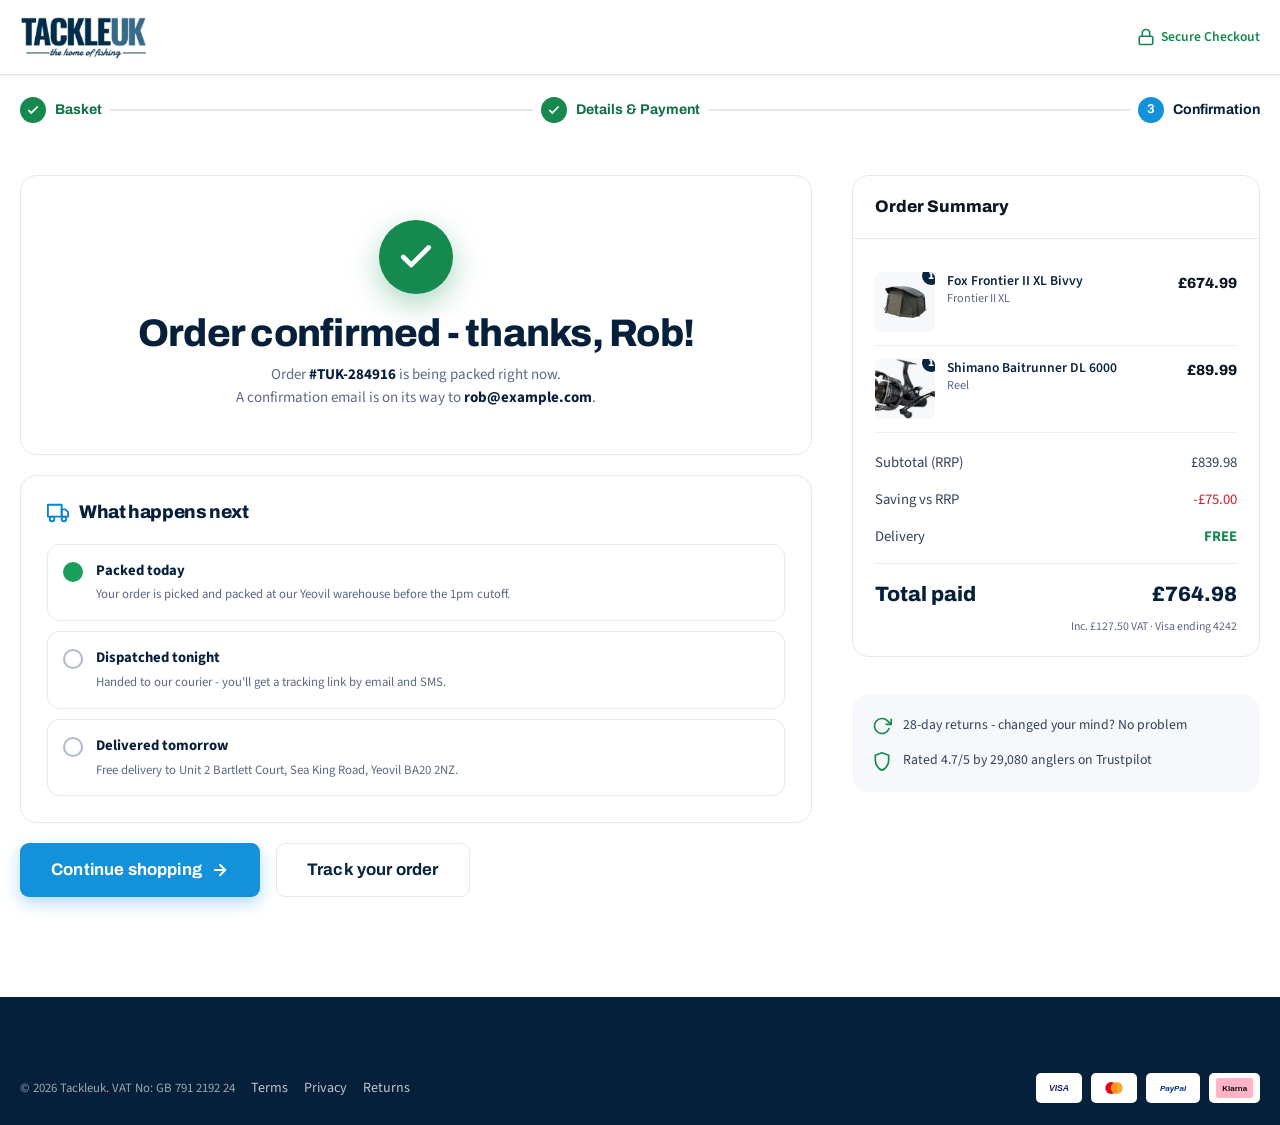
<file: confirmation.html>
<!DOCTYPE html>
<html lang="en-GB">
<head>
<meta charset="UTF-8">
<meta name="viewport" content="width=device-width, initial-scale=1">
<title>Order Confirmed | Tackleuk</title>
<meta name="description" content="Your Tackleuk order is confirmed and being packed and on its way.">
<link rel="preconnect" href="https://fonts.googleapis.com">
<link rel="preconnect" href="https://fonts.gstatic.com" crossorigin>
<link href="https://fonts.googleapis.com/css2?family=Source+Sans+3:wght@400;500;600;700&family=Archivo:wght@600;700;800&display=swap" rel="stylesheet">
<link rel="manifest" href="site.webmanifest">
<meta name="theme-color" content="#0A2540">
<link rel="apple-touch-icon" href="assets/img/icon-192.png">
<link rel="icon" type="image/jpeg" href="assets/img/Tackleuk%20Favicon%20-%20White.jpg">
<link rel="stylesheet" href="assets/css/tuk.css?v=20260724k">
<script>try{localStorage.setItem("tuk_cart","[]")}catch(e){}</script>
</head>
<body>

<header class="header" style="position:static">
  <div class="header-main"><div class="container" style="height:74px">
    <a href="index.html" class="logo"><img src="assets/img/logo.webp" alt="TackleUK - the home of fishing" width="178" height="64"></a>
    <div style="flex:1"></div>
    <span class="flex items-center gap-1 text-sm font-semibold success"><svg viewBox="0 0 24 24" width="18" height="18" fill="none" stroke="currentColor" stroke-width="2.2" stroke-linecap="round" stroke-linejoin="round"><rect x="3" y="11" width="18" height="11" rx="2"/><path d="M7 11V7a5 5 0 0 1 10 0v4"/></svg> Secure Checkout</span>
  </div></div>
</header>

<div class="container">
  <div class="co-steps" style="margin-top:22px">
    <div class="co-step done"><span class="num"><svg viewBox="0 0 24 24" width="14" height="14" fill="none" stroke="currentColor" stroke-width="3"><polyline points="20 6 9 17 4 12"/></svg></span> <span class="co-label">Basket</span></div>
    <div class="co-line"></div>
    <div class="co-step done"><span class="num"><svg viewBox="0 0 24 24" width="14" height="14" fill="none" stroke="currentColor" stroke-width="3"><polyline points="20 6 9 17 4 12"/></svg></span> <span class="co-label">Details &amp; Payment</span></div>
    <div class="co-line"></div>
    <div class="co-step active"><span class="num">3</span> <span class="co-label">Confirmation</span></div>
  </div>

  <div class="checkout">
    <!-- LEFT: confirmation -->
    <div>
      <div class="co-card" style="text-align:center;padding:44px 26px">
        <span style="width:74px;height:74px;border-radius:50%;background:var(--green-600);display:inline-flex;align-items:center;justify-content:center;box-shadow:0 10px 30px rgba(22,137,78,.35)">
          <svg viewBox="0 0 24 24" width="38" height="38" fill="none" stroke="#fff" stroke-width="3" stroke-linecap="round" stroke-linejoin="round"><polyline points="20 6 9 17 4 12"/></svg>
        </span>
        <h1 style="font-size:clamp(1.7rem,4vw,2.4rem);margin:18px 0 8px">Order confirmed - thanks, Rob!</h1>
        <p class="muted">Order <b class="navy">#TUK-284916</b> is being packed right now.<br>A confirmation email is on its way to <b class="navy">rob@example.com</b>.</p>
      </div>

      <div class="co-card">
        <h3><svg viewBox="0 0 24 24" width="22" height="22" fill="none" stroke="var(--blue-600)" stroke-width="2" stroke-linecap="round" stroke-linejoin="round"><rect x="1" y="3" width="15" height="13"/><polygon points="16 8 20 8 23 11 23 16 16 16 16 8"/><circle cx="5.5" cy="18.5" r="2.5"/><circle cx="18.5" cy="18.5" r="2.5"/></svg> What happens next</h3>
        <div class="ship-opt" style="cursor:default"><span class="radio" style="border-color:var(--green-500);background:var(--green-500)"></span><div class="so-main"><div class="t">Packed today</div><div class="d">Your order is picked and packed at our Yeovil warehouse before the 1pm cutoff.</div></div></div>
        <div class="ship-opt" style="cursor:default"><span class="radio"></span><div class="so-main"><div class="t">Dispatched tonight</div><div class="d">Handed to our courier - you'll get a tracking link by email and SMS.</div></div></div>
        <div class="ship-opt" style="cursor:default;margin-bottom:0"><span class="radio"></span><div class="so-main"><div class="t">Delivered tomorrow</div><div class="d">Free delivery to Unit 2 Bartlett Court, Sea King Road, Yeovil BA20 2NZ.</div></div></div>
      </div>

      <div class="flex gap-3 flex-wrap">
        <a href="category.html" class="btn btn-primary btn-lg">Continue shopping
          <svg viewBox="0 0 24 24" fill="none" stroke="currentColor" stroke-width="2.5" stroke-linecap="round" stroke-linejoin="round"><line x1="5" y1="12" x2="19" y2="12"/><polyline points="12 5 19 12 12 19"/></svg></a>
        <a href="#" class="btn btn-ghost btn-lg">Track your order</a>
      </div>
    </div>

    <!-- RIGHT: order summary -->
    <div class="summary">
      <div class="summary-card">
        <div class="sc-head">Order Summary</div>
        <div class="sc-body">
          <div class="order-item"><div class="ph"><img src="assets/img/photos/fox-frontier-xl.webp" alt=""><span class="q">1</span></div><div class="oi"><div class="n">Fox Frontier II XL Bivvy</div><div class="m">Frontier II XL</div></div><div class="op">£674.99</div></div>
          <div class="order-item"><div class="ph"><img src="assets/img/photos/prod-shimano-baitrunner-dl.webp" alt=""><span class="q">1</span></div><div class="oi"><div class="n">Shimano Baitrunner DL 6000</div><div class="m">Reel</div></div><div class="op">£89.99</div></div>
          <div class="sumline" style="margin-top:12px"><span>Subtotal (RRP)</span><span>£839.98</span></div>
          <div class="sumline"><span>Saving vs RRP</span><span class="sale">-£75.00</span></div>
          <div class="sumline"><span>Delivery</span><span class="free">FREE</span></div>
          <div class="sumline total"><span>Total paid</span><span>£764.98</span></div>
          <div class="text-xs muted" style="text-align:right">Inc. £127.50 VAT · Visa ending 4242</div>
        </div>
      </div>

      <div class="trust-checkout">
        <div class="tc"><svg viewBox="0 0 24 24" fill="none" stroke="currentColor" stroke-width="2" stroke-linecap="round" stroke-linejoin="round"><polyline points="23 4 23 10 17 10"/><path d="M20.49 15a9 9 0 1 1-2.12-9.36L23 10"/></svg> 28-day returns - changed your mind? No problem</div>
        <div class="tc"><svg viewBox="0 0 24 24" fill="none" stroke="currentColor" stroke-width="2" stroke-linecap="round" stroke-linejoin="round"><path d="M12 2L4 5v6c0 5.5 3.8 10.7 8 12 4.2-1.3 8-6.5 8-12V5l-8-3z"/></svg> Rated 4.7/5 by 29,080 anglers on Trustpilot</div>
      </div>
    </div>
  </div>
</div>

<footer class="footer" style="margin-top:40px"><div class="container">
  <div class="footer-bottom" style="border-top:none">
    <div class="flex items-center gap-3 flex-wrap"><span>© 2026 Tackleuk. VAT No: GB 791 2192 24</span><a href="#">Terms</a><a href="#">Privacy</a><a href="#">Returns</a></div>
    <div class="pay-row"><span class="pay"><svg viewBox="0 0 48 30" width="42"><text x="24" y="20" font-family="Arial" font-weight="800" font-style="italic" font-size="13" fill="#1A1F71" text-anchor="middle">VISA</text></svg></span><span class="pay"><svg viewBox="0 0 48 30" width="42"><circle cx="20" cy="15" r="9" fill="#EB001B"/><circle cx="28" cy="15" r="9" fill="#F79E1B" fill-opacity=".9"/></svg></span><span class="pay"><svg viewBox="0 0 60 30" width="50"><text x="30" y="20" font-family="Arial" font-weight="800" font-style="italic" font-size="12" fill="#003087" text-anchor="middle">PayPal</text></svg></span><span class="pay"><svg viewBox="0 0 56 30" width="48"><rect width="56" height="30" rx="4" fill="#FFB3C7"/><text x="28" y="20" font-family="Arial" font-weight="800" font-size="12" fill="#0A0A0A" text-anchor="middle">Klarna</text></svg></span></div>
  </div>
</div></footer>

<script src="assets/js/nav-data.js?v=20260724k"></script>
<script src="assets/js/tuk.js?v=20260724k"></script>
</body>
</html>
</file>
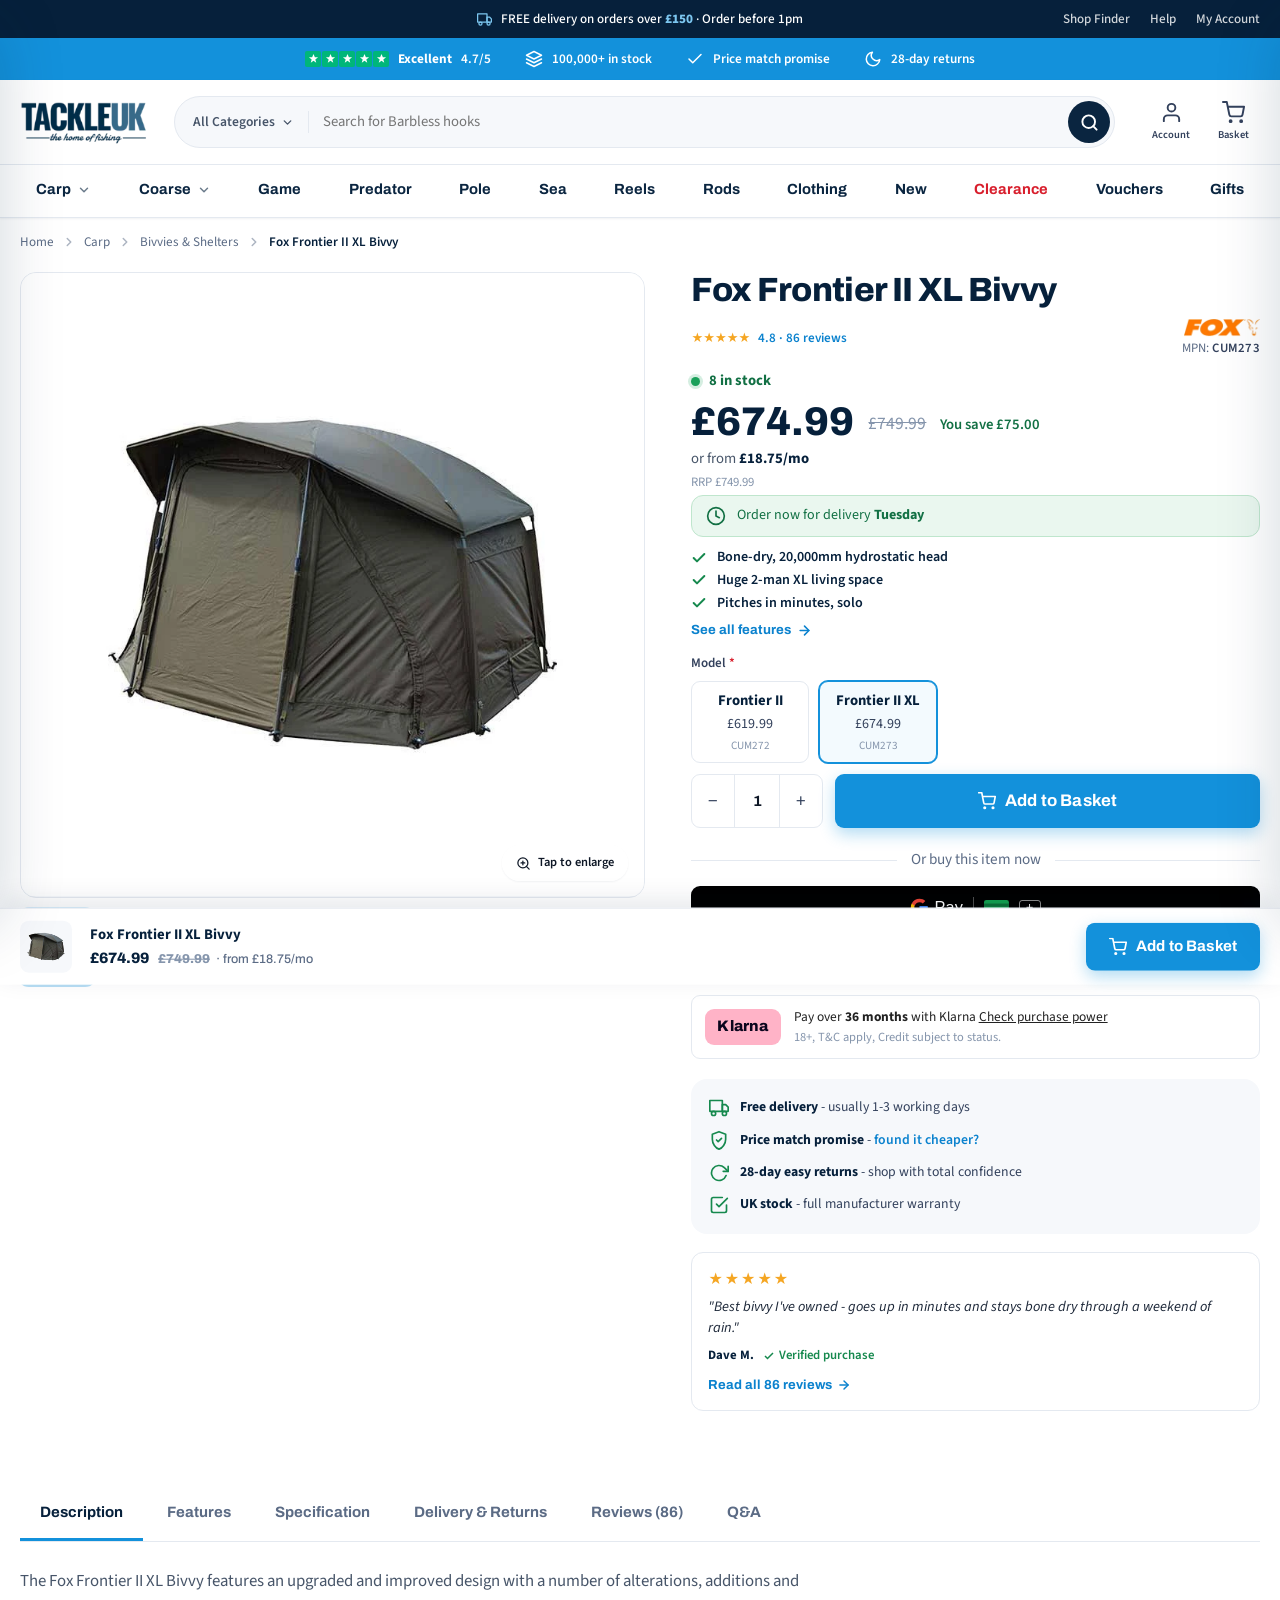
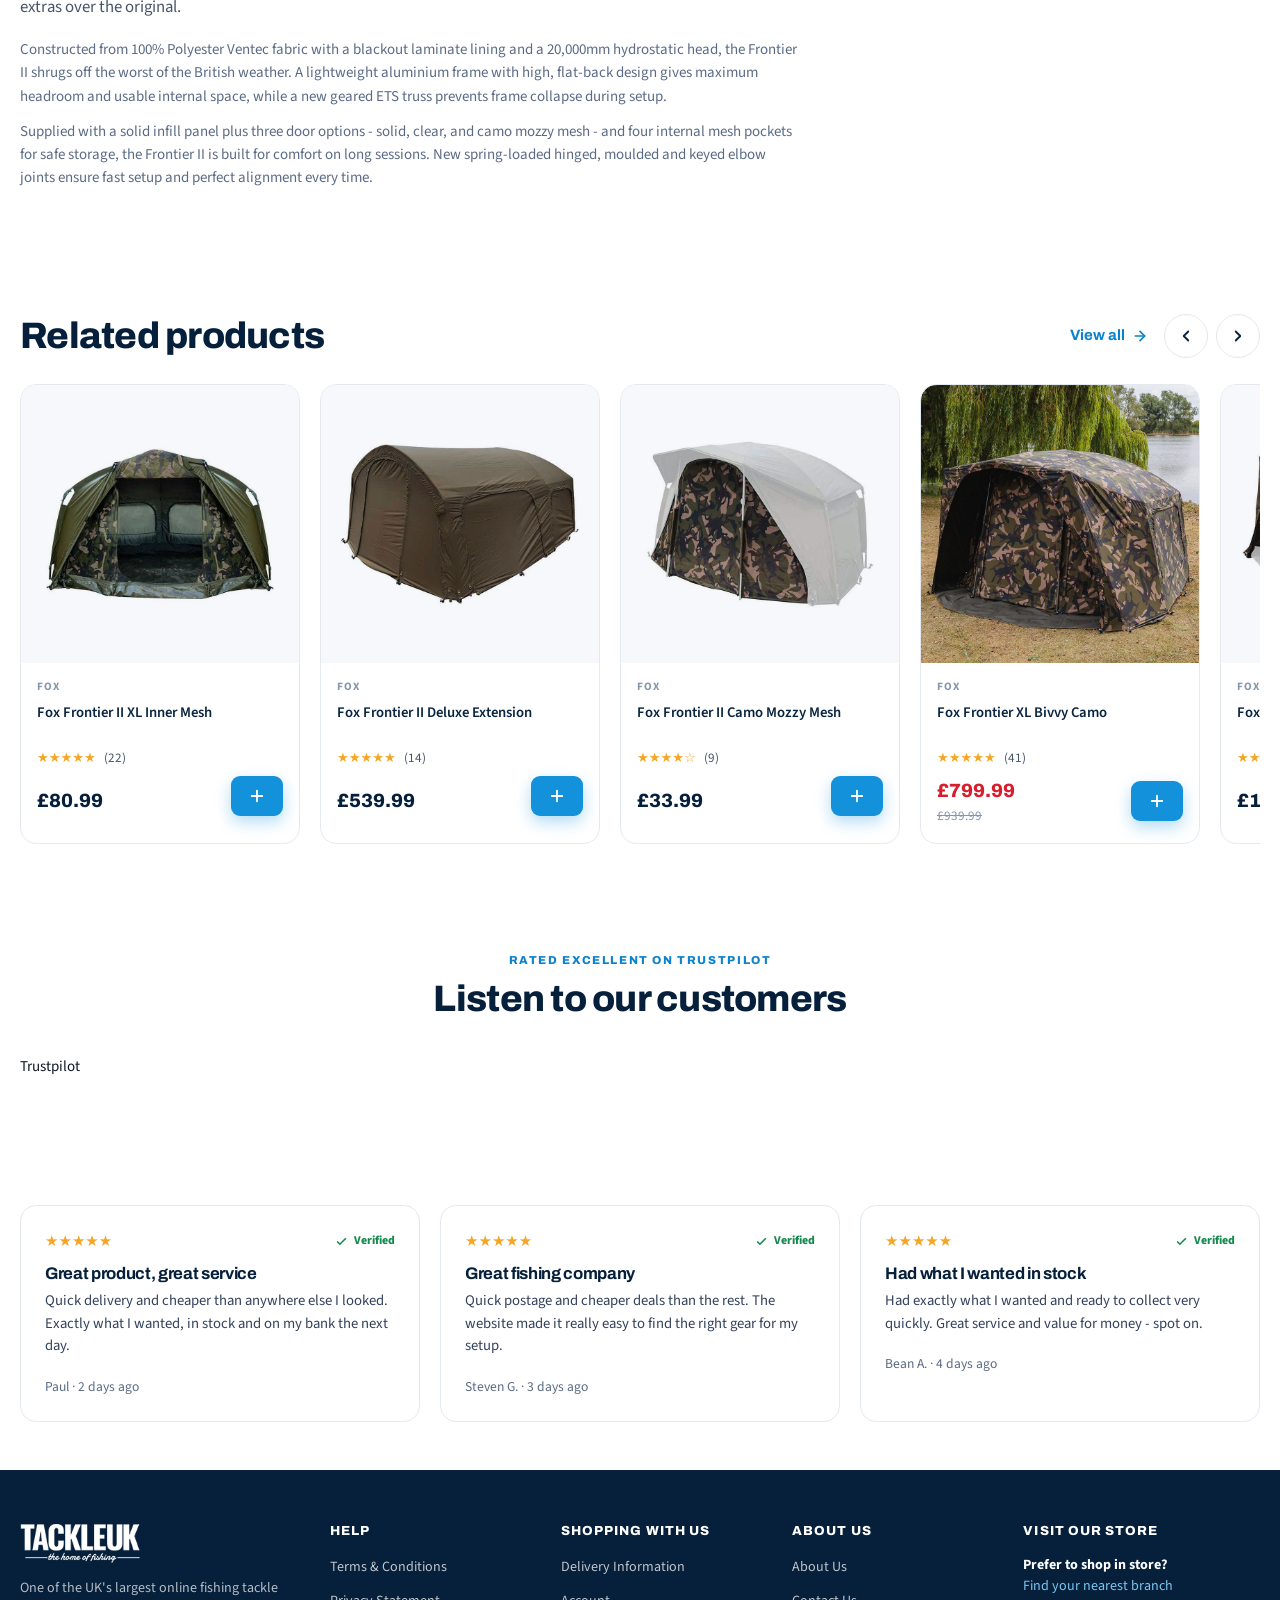
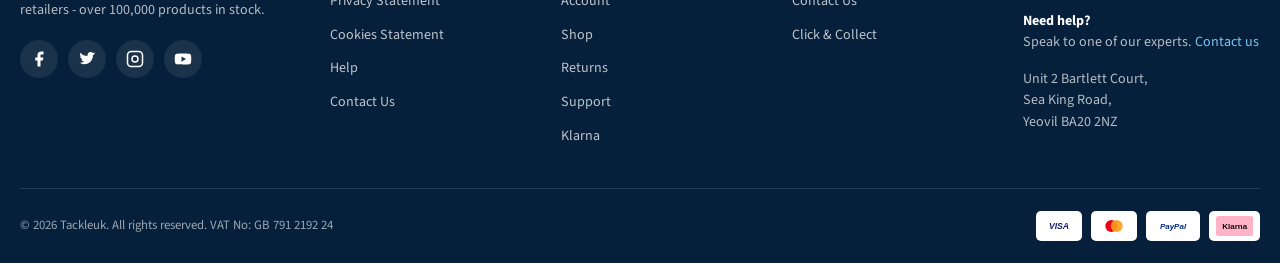
<file: product.html>
<!DOCTYPE html>
<html lang="en-GB">
<head>
<meta charset="UTF-8">
<meta name="viewport" content="width=device-width, initial-scale=1">
<title>Fox Frontier II XL Bivvy | Tackleuk</title>
<meta name="description" content="Fox Frontier II XL Bivvy - upgraded 100% Ventec bivvy with 20,000mm hydrostatic head. In stock. Price match promise.">
<link rel="preconnect" href="https://fonts.googleapis.com">
<link rel="preconnect" href="https://fonts.gstatic.com" crossorigin>
<link href="https://fonts.googleapis.com/css2?family=Source+Sans+3:wght@400;500;600;700&family=Archivo:wght@600;700;800&display=swap" rel="stylesheet">
<link rel="manifest" href="site.webmanifest">
<meta name="theme-color" content="#0A2540">
<link rel="apple-touch-icon" href="assets/img/icon-192.png">
<link rel="icon" type="image/jpeg" href="assets/img/Tackleuk%20Favicon%20-%20White.jpg">
<link rel="stylesheet" href="assets/css/tuk.css?v=20260724k">
</head>
<body>

<div class="announce"><div class="container"><div class="announce-rot"><svg viewBox="0 0 24 24" fill="none" stroke="currentColor" stroke-width="2" stroke-linecap="round" stroke-linejoin="round"><rect x="1" y="3" width="15" height="13"/><polygon points="16 8 20 8 23 11 23 16 16 16 16 8"/><circle cx="5.5" cy="18.5" r="2.5"/><circle cx="18.5" cy="18.5" r="2.5"/></svg><span>FREE delivery on orders over <b>£150</b><span class="announce-cut"> · Order before 1pm</span></span></div><div class="announce-side"><a href="#">Shop Finder</a><a href="#">Help</a><a href="#">My Account</a></div></div></div>

<div class="trustbar"><div class="container">
  <div class="ti"><span class="tp-stars"><span><svg viewBox="0 0 24 24" fill="currentColor"><polygon points="12 2 15 9 22 9 16 14 18 21 12 17 6 21 8 14 2 9 9 9"/></svg></span><span><svg viewBox="0 0 24 24" fill="currentColor"><polygon points="12 2 15 9 22 9 16 14 18 21 12 17 6 21 8 14 2 9 9 9"/></svg></span><span><svg viewBox="0 0 24 24" fill="currentColor"><polygon points="12 2 15 9 22 9 16 14 18 21 12 17 6 21 8 14 2 9 9 9"/></svg></span><span><svg viewBox="0 0 24 24" fill="currentColor"><polygon points="12 2 15 9 22 9 16 14 18 21 12 17 6 21 8 14 2 9 9 9"/></svg></span><span><svg viewBox="0 0 24 24" fill="currentColor"><polygon points="12 2 15 9 22 9 16 14 18 21 12 17 6 21 8 14 2 9 9 9"/></svg></span></span> <b>Excellent</b> 4.7/5</div>
  <div class="ti"><svg viewBox="0 0 24 24" fill="none" stroke="currentColor" stroke-width="2" stroke-linecap="round" stroke-linejoin="round"><path d="M12 2L2 7l10 5 10-5-10-5z"/><path d="M2 17l10 5 10-5M2 12l10 5 10-5"/></svg> 100,000+ in stock</div>
  <div class="ti"><svg viewBox="0 0 24 24" fill="none" stroke="currentColor" stroke-width="2" stroke-linecap="round" stroke-linejoin="round"><polyline points="20 6 9 17 4 12"/></svg> Price match promise</div>
  <div class="ti"><svg viewBox="0 0 24 24" fill="none" stroke="currentColor" stroke-width="2" stroke-linecap="round" stroke-linejoin="round"><path d="M21 12.79A9 9 0 1 1 11.21 3 7 7 0 0 0 21 12.79z"/></svg> 28-day returns</div>
</div></div>

<header class="header">
  <div class="header-main"><div class="container">
    <a href="index.html" class="logo"><img src="assets/img/logo.webp" alt="TackleUK - the home of fishing" width="178" height="64"></a>
    <div class="search"><form role="search" onsubmit="return false"><span class="s-cat">All Categories <svg viewBox="0 0 24 24" width="13" height="13" fill="none" stroke="currentColor" stroke-width="2.5" stroke-linecap="round" stroke-linejoin="round"><polyline points="6 9 12 15 18 9"/></svg></span><input type="search" placeholder="Search 100,000+ products…" aria-label="Search"><button class="s-btn" type="submit" aria-label="Search"><svg viewBox="0 0 24 24" fill="none" stroke="currentColor" stroke-width="2.4" stroke-linecap="round" stroke-linejoin="round"><circle cx="11" cy="11" r="8"/><line x1="21" y1="21" x2="16.65" y2="16.65"/></svg></button></form>
      <div class="s-suggest"><h5>Popular searches</h5><div class="s-terms"><a href="category.html">Carp rods</a><a href="category.html">Bivvy</a><a href="category.html">Bait boat</a></div></div>
    </div>
    <div class="header-tools">
      <a href="#" class="tool"><svg viewBox="0 0 24 24" fill="none" stroke="currentColor" stroke-width="2" stroke-linecap="round" stroke-linejoin="round"><path d="M20 21v-2a4 4 0 0 0-4-4H8a4 4 0 0 0-4 4v2"/><circle cx="12" cy="7" r="4"/></svg><span class="lbl">Account</span></a>
      <a href="#" class="tool" data-open-cart><svg viewBox="0 0 24 24" fill="none" stroke="currentColor" stroke-width="2" stroke-linecap="round" stroke-linejoin="round"><circle cx="9" cy="21" r="1"/><circle cx="20" cy="21" r="1"/><path d="M1 1h4l2.68 13.39a2 2 0 0 0 2 1.61h9.72a2 2 0 0 0 2-1.61L23 6H6"/></svg><span class="lbl">Basket</span><span class="count" data-cart-count style="display:none">0</span></a>
    </div>
  </div></div>
  <nav class="nav">
    <div class="container">
      <div class="nav-item">
        <a href="category.html" class="nav-link">Carp <svg viewBox="0 0 24 24" fill="none" stroke="currentColor" stroke-width="2.5" stroke-linecap="round" stroke-linejoin="round"><polyline points="6 9 12 15 18 9"/></svg></a>
        <div class="mega mega-flat">
          <ul class="mega-cols">
            <li><a href="category.html">Bait</a></li>
            <li><a href="category.html">Bait Boats</a></li>
            <li><a href="category.html">Baiting Poles & Spoons</a></li>
            <li><a href="category.html">Baiting Tools & Tools</a></li>
            <li><a href="category.html">Bank Sticks</a></li>
            <li><a href="category.html">Barrows</a></li>
            <li><a href="category.html">Batteries</a></li>
            <li><a href="category.html">Bedchairs & Sleep Systems</a></li>
            <li><a href="category.html">Bite Alarms & Receivers</a></li>
            <li><a href="category.html">Bivvies & Shelters</a></li>
            <li><a href="category.html">Bivvy Accessories</a></li>
            <li><a href="category.html">Bivvy Wraps & Skins</a></li>
            <li><a href="category.html">Boat Accessories</a></li>
            <li><a href="category.html">Boilie Making Equipment</a></li>
            <li><a href="category.html">Books & Prints</a></li>
            <li><a href="category.html">Buckets & Accessories</a></li>
            <li><a href="category.html">Buzz Bars</a></li>
            <li><a href="category.html">Carp Care</a></li>
            <li><a href="category.html">Catapults</a></li>
            <li><a href="category.html">Catfish Tackle</a></li>
            <li><a href="category.html">Chairs & Stools</a></li>
            <li><a href="category.html">Clothing</a></li>
            <li><a href="category.html">Controller & Zig Floats</a></li>
            <li><a href="category.html">Cooking Equipment</a></li>
            <li><a href="category.html">Distance Sticks</a></li>
            <li><a href="category.html">Fish Finders</a></li>
            <li><a href="category.html">Gadgets & Tech</a></li>
            <li><a href="category.html">Hand Towels</a></li>
            <li><a href="category.html">Hair Rigs & Rigs</a></li>
            <li><a href="category.html">Hooks</a></li>
            <li><a href="category.html">Hooklinks & Leaders</a></li>
            <li><a href="category.html">Leads & Back Leads</a></li>
            <li><a href="category.html">Lighting & Headlamps</a></li>
            <li><a href="category.html">Lines & Braids</a></li>
            <li><a href="category.html">Luggage</a></li>
            <li><a href="category.html">Marker Floats & Elastic</a></li>
            <li><a href="category.html">Method Feeders</a></li>
            <li><a href="category.html">Mosquito & Insect Repellent</a></li>
            <li><a href="category.html">Nets & Handles</a></li>
            <li><a href="category.html">PVA Products</a></li>
            <li><a href="category.html">Reels</a></li>
            <li><a href="category.html">Rig Bits</a></li>
            <li><a href="category.html">Rods</a></li>
            <li><a href="category.html">Rod Carriers & Tubes</a></li>
            <li><a href="category.html">Rod Pods</a></li>
            <li><a href="category.html">Rod Rests</a></li>
            <li><a href="category.html">Sleeping Bags, Pillows & Covers</a></li>
            <li><a href="category.html">Spods & Spombs</a></li>
            <li><a href="category.html">Swingers & Indicators</a></li>
            <li><a href="category.html">Tackle Boxes & Rig Bins</a></li>
            <li><a href="category.html">Throwing Sticks</a></li>
            <li><a href="category.html">Unhooking Mats & Cradles</a></li>
            <li><a href="category.html">Weighing Equipment</a></li>
          </ul>
        </div>
      </div>
      <div class="nav-item"><a href="category.html" class="nav-link">Coarse <svg viewBox="0 0 24 24" fill="none" stroke="currentColor" stroke-width="2.5" stroke-linecap="round" stroke-linejoin="round"><polyline points="6 9 12 15 18 9"/></svg></a>
        <div class="mega">
          <div><h5>Poles & Whips</h5><ul><li><a href="category.html">Match Poles</a></li><li><a href="category.html">Margin Poles</a></li><li><a href="category.html">Pole Elastic</a></li><li><a href="category.html">Pole Floats</a></li></ul></div>
          <div><h5>Seat Boxes</h5><ul><li><a href="category.html">Seat Box Systems</a></li><li><a href="category.html">Accessories</a></li><li><a href="category.html">Feeder Arms</a></li><li><a href="category.html">Side Trays</a></li></ul></div>
          <div><h5>Feeder & Float</h5><ul><li><a href="category.html">Feeder Rods</a></li><li><a href="category.html">Method Feeders</a></li><li><a href="category.html">Groundbait</a></li><li><a href="category.html" class="feat">Match Deals</a></li></ul></div>
        </div>
      </div>
      <div class="nav-item"><a href="category.html" class="nav-link">Game</a></div>
      <div class="nav-item"><a href="category.html" class="nav-link">Predator</a></div>
      <div class="nav-item"><a href="category.html" class="nav-link">Pole</a></div>
      <div class="nav-item"><a href="category.html" class="nav-link">Sea</a></div>
      <div class="nav-item"><a href="category.html" class="nav-link">Reels</a></div>
      <div class="nav-item"><a href="category.html" class="nav-link">Rods</a></div>
      <div class="nav-item"><a href="category.html" class="nav-link">Clothing</a></div>
      <div class="nav-item"><a href="category.html" class="nav-link">New</a></div>
      <div class="nav-item"><a href="category.html" class="nav-link clearance">Clearance</a></div>
      <div class="nav-item"><a href="category.html" class="nav-link">Vouchers</a></div>
      <div class="nav-item"><a href="category.html" class="nav-link">Gifts</a></div>
    </div>
  </nav>
</header>

<div class="container">
  <div class="crumbs"><a href="index.html">Home</a><svg viewBox="0 0 24 24" fill="none" stroke="currentColor" stroke-width="2.5" stroke-linecap="round" stroke-linejoin="round"><polyline points="9 18 15 12 9 6"/></svg><a href="category.html">Carp</a><svg viewBox="0 0 24 24" fill="none" stroke="currentColor" stroke-width="2.5" stroke-linecap="round" stroke-linejoin="round"><polyline points="9 18 15 12 9 6"/></svg><a href="category.html">Bivvies & Shelters</a><svg viewBox="0 0 24 24" fill="none" stroke="currentColor" stroke-width="2.5" stroke-linecap="round" stroke-linejoin="round"><polyline points="9 18 15 12 9 6"/></svg><span class="cur">Fox Frontier II XL Bivvy</span></div>

  <!-- PDP MAIN -->
  <div class="pdp">
    <!-- GALLERY -->
    <div class="gallery">
      <div class="main">
        <img src="assets/img/photos/fox-frontier-xl.webp" alt="Fox Frontier II XL Bivvy">
        <span class="zoom"><svg viewBox="0 0 24 24" fill="none" stroke="currentColor" stroke-width="2" stroke-linecap="round" stroke-linejoin="round"><circle cx="11" cy="11" r="8"/><line x1="21" y1="21" x2="16.65" y2="16.65"/><line x1="11" y1="8" x2="11" y2="14"/><line x1="8" y1="11" x2="14" y2="11"/></svg> Tap to enlarge</span>
        <div class="video-ph" aria-hidden="true">
          <span class="vp-play"><svg viewBox="0 0 24 24" fill="currentColor"><path d="M8 5v14l11-7z"/></svg></span>
          <span class="vp-label">Product video</span>
          <span class="vp-sub">Coming soon</span>
        </div>
      </div>
      <div class="thumbs">
        <button class="active"><img src="assets/img/photos/fox-frontier-xl.webp" alt="Fox Frontier II XL Bivvy"></button>
        <button><img src="assets/img/photos/mega-carp.jpg" alt="Pitched on the bank"></button>
        <button><img src="assets/img/photos/prod-fox-frontier-ii-xl-bivvy-camo.webp" alt="Fox Frontier II XL in camo"></button>
        <button><img src="assets/img/photos/hero-2.jpg" alt="Lakeside setting"></button>
        <button class="thumb-video" data-video type="button" aria-label="Product video - coming soon"><img src="assets/img/photos/prod-fox-frontier-ii-xl-bivvy-camo.webp" alt=""><span class="tv-play"><svg viewBox="0 0 24 24" fill="currentColor"><path d="M8 5v14l11-7z"/></svg></span><span class="tv-tag">Video</span></button>
      </div>
    </div>

    <!-- BUY BOX -->
    <div class="buybox">
      <h1>Fox Frontier II XL Bivvy</h1>
      <div class="rate-row">
        <div class="rating"><span class="stars">★★★★★</span><a href="#reviews" class="link">4.8 · 86 reviews</a></div>
        <div class="mpn-line"><a class="bb-brand" href="category.html" aria-label="Shop all Fox"><img src="assets/img/brand-fox.webp" alt="Fox" width="92" height="23"></a><span class="mpn-txt">MPN: <b data-sku-val>CUM273</b></span></div>
      </div>

      <div class="stock-line" data-stock="8"><span class="dot"></span><span data-stock-label>8 in stock</span></div>

      <div class="price-block">
        <span class="now">£674.99</span>
        <span class="was">£749.99</span>
        <span class="save-note">You save £75.00</span>
      </div>
      <div class="monthly">or from <b>£18.75/mo</b></div>
      <div class="vat-line">RRP £749.99</div>

      <div class="dispatch">
        <svg viewBox="0 0 24 24" fill="none" stroke="currentColor" stroke-width="2" stroke-linecap="round" stroke-linejoin="round"><circle cx="12" cy="12" r="10"/><polyline points="12 6 12 12 16 14"/></svg>
        <div><span data-dispatch>Order before <b>1pm</b> for delivery <b>tomorrow</b></span></div>
      </div>

      <div class="quick-benefits">
        <ul>
          <li><svg viewBox="0 0 24 24" fill="none" stroke="currentColor" stroke-width="3" stroke-linecap="round" stroke-linejoin="round"><polyline points="20 6 9 17 4 12"/></svg>Bone-dry, 20,000mm hydrostatic head</li>
          <li><svg viewBox="0 0 24 24" fill="none" stroke="currentColor" stroke-width="3" stroke-linecap="round" stroke-linejoin="round"><polyline points="20 6 9 17 4 12"/></svg>Huge 2-man XL living space</li>
          <li><svg viewBox="0 0 24 24" fill="none" stroke="currentColor" stroke-width="3" stroke-linecap="round" stroke-linejoin="round"><polyline points="20 6 9 17 4 12"/></svg>Pitches in minutes, solo</li>
        </ul>
        <a href="#features" class="qb-more">See all features <svg viewBox="0 0 24 24" fill="none" stroke="currentColor" stroke-width="2.5" stroke-linecap="round" stroke-linejoin="round"><line x1="5" y1="12" x2="19" y2="12"/><polyline points="12 5 19 12 12 19"/></svg></a>
      </div>

      <div class="opt-group">
        <label>Model <span class="req">*</span></label>
        <div class="opt-pills">
          <button type="button" class="opt-pill" data-value="Frontier II" data-price="619.99" data-rrp="659.99" data-sku="CUM272"><b>Frontier II</b><span>£619.99</span><small>CUM272</small></button>
          <button type="button" class="opt-pill sel" data-value="Frontier II XL" data-price="674.99" data-rrp="749.99" data-sku="CUM273"><b>Frontier II XL</b><span>£674.99</span><small>CUM273</small></button>
        </div>
      </div>
      <div class="buy-actions" data-buy-anchor>
        <div class="qty" data-qty>
          <button data-qminus aria-label="Decrease">−</button>
          <input id="pdpQty" type="text" value="1" inputmode="numeric" aria-label="Quantity">
          <button data-qplus aria-label="Increase">+</button>
        </div>
        <button class="btn btn-primary btn-lg" data-add="p-bivvy" data-name="Fox Frontier II XL Bivvy" data-price="674.99" data-img="assets/img/photos/fox-frontier-xl.webp" data-qty-from="#pdpQty">
          <svg viewBox="0 0 24 24" fill="none" stroke="currentColor" stroke-width="2.2" stroke-linecap="round" stroke-linejoin="round"><circle cx="9" cy="21" r="1"/><circle cx="20" cy="21" r="1"/><path d="M1 1h4l2.68 13.39a2 2 0 0 0 2 1.61h9.72a2 2 0 0 0 2-1.61L23 6H6"/></svg>
          Add to Basket
        </button>
        </div>

      <div class="express-or">Or buy this item now</div>
      <div class="express-pay" style="margin-bottom:4px">
        <button type="button" class="gpay-btn" aria-label="Pay with Google Pay"><span class="gp-lock"><svg class="gp-g" viewBox="0 0 24 24" aria-hidden="true"><path fill="#4285F4" d="M22.56 12.25c0-.78-.07-1.53-.2-2.25H12v4.26h5.92c-.26 1.37-1.04 2.53-2.21 3.31v2.77h3.57c2.08-1.92 3.28-4.74 3.28-8.09z"/><path fill="#34A853" d="M12 23c2.97 0 5.46-.98 7.28-2.66l-3.57-2.77c-.98.66-2.23 1.06-3.71 1.06-2.86 0-5.29-1.93-6.16-4.53H2.18v2.84C3.99 20.53 7.7 23 12 23z"/><path fill="#FBBC05" d="M5.84 14.09c-.22-.66-.35-1.36-.35-2.09s.13-1.43.35-2.09V7.07H2.18C1.43 8.55 1 10.22 1 12s.43 3.45 1.18 4.93l2.85-2.22.81-.62z"/><path fill="#EA4335" d="M12 5.38c1.62 0 3.06.56 4.21 1.64l3.15-3.15C17.45 2.09 14.97 1 12 1 7.7 1 3.99 3.47 2.18 7.07l3.66 2.84c.87-2.6 3.3-4.53 6.16-4.53z"/></svg><span class="gp-pay">Pay</span></span><span class="gp-sep"></span><span class="gp-card"><svg viewBox="0 0 28 18" aria-hidden="true"><rect width="28" height="18" rx="2.5" fill="#12a150"/><rect y="4" width="28" height="3.6" fill="#0b7038"/></svg></span><span class="gp-add" aria-hidden="true">+</span></button>
        <a href="#" class="paypal-btn" aria-label="Pay with PayPal"><span class="pp-mark"><span class="pp-a">Pay</span><span class="pp-b">Pal</span></span></a>
      </div>

      <div class="klarna-promo"><span class="kl-badge">Klarna</span><div class="kl-txt"><p>Pay over <b>36 months</b> with Klarna <a href="#">Check purchase power</a></p><span class="kl-fine">18+, T&amp;C apply, Credit subject to status.</span></div></div>

      <div class="buy-reassure">
        <div class="r"><svg viewBox="0 0 24 24" fill="none" stroke="currentColor" stroke-width="2" stroke-linecap="round" stroke-linejoin="round"><rect x="1" y="3" width="15" height="13"/><polygon points="16 8 20 8 23 11 23 16 16 16 16 8"/><circle cx="5.5" cy="18.5" r="2.5"/><circle cx="18.5" cy="18.5" r="2.5"/></svg><span><b>Free delivery</b> - usually 1-3 working days</span></div>
        <div class="r"><svg viewBox="0 0 24 24" fill="none" stroke="currentColor" stroke-width="2" stroke-linecap="round" stroke-linejoin="round"><path d="M12 2L4 5v6c0 5.5 3.8 10.7 8 12 4.2-1.3 8-6.5 8-12V5l-8-3z"/><polyline points="9 12 11 14 15 10"/></svg><span><b>Price match promise</b> - <a href="#pricematch" class="link">found it cheaper?</a></span></div>
        <div class="r"><svg viewBox="0 0 24 24" fill="none" stroke="currentColor" stroke-width="2" stroke-linecap="round" stroke-linejoin="round"><polyline points="23 4 23 10 17 10"/><path d="M20.49 15a9 9 0 1 1-2.12-9.36L23 10"/></svg><span><b>28-day easy returns</b> - shop with total confidence</span></div>
        <div class="r"><svg viewBox="0 0 24 24" fill="none" stroke="currentColor" stroke-width="2" stroke-linecap="round" stroke-linejoin="round"><path d="M9 11l3 3L22 4"/><path d="M21 12v7a2 2 0 0 1-2 2H5a2 2 0 0 1-2-2V5a2 2 0 0 1 2-2h11"/></svg><span><b>UK stock</b> - full manufacturer warranty</span></div>
      </div>

      <a class="bb-review" href="#reviews">
        <div class="stars">★★★★★</div>
        <p>"Best bivvy I've owned - goes up in minutes and stays bone dry through a weekend of rain."</p>
        <div class="by"><b>Dave M.</b> <span class="vf"><svg viewBox="0 0 24 24" width="12" height="12" fill="none" stroke="currentColor" stroke-width="3"><polyline points="20 6 9 17 4 12"/></svg> Verified purchase</span></div>
        <span class="more">Read all 86 reviews <svg viewBox="0 0 24 24" width="14" height="14" fill="none" stroke="currentColor" stroke-width="2.5" stroke-linecap="round" stroke-linejoin="round"><line x1="5" y1="12" x2="19" y2="12"/><polyline points="12 5 19 12 12 19"/></svg></span>
      </a>
    </div>
  </div>

  <!-- TABS -->
  <section class="section" data-tabs>
    <div class="pdp-tabs">
      <button class="active" data-tab="desc">Description</button>
      <button data-tab="features">Features</button>
      <button data-tab="specs">Specification</button>
      <button data-tab="delivery">Delivery & Returns</button>
      <button data-tab="reviews">Reviews (86)</button>
      <button data-tab="qa">Q&amp;A</button>
    </div>

    <div class="tabpanel active" data-panel="desc">
      <div style="max-width:780px">
        <p class="lede mb-3">The Fox Frontier II XL Bivvy features an upgraded and improved design with a number of alterations, additions and extras over the original.</p>
        <p class="muted mb-2">Constructed from 100% Polyester Ventec fabric with a blackout laminate lining and a 20,000mm hydrostatic head, the Frontier II shrugs off the worst of the British weather. A lightweight aluminium frame with high, flat-back design gives maximum headroom and usable internal space, while a new geared ETS truss prevents frame collapse during setup.</p>
        <p class="muted">Supplied with a solid infill panel plus three door options - solid, clear, and camo mozzy mesh - and four internal mesh pockets for safe storage, the Frontier II is built for comfort on long sessions. New spring-loaded hinged, moulded and keyed elbow joints ensure fast setup and perfect alignment every time.</p>
      </div>
    </div>

    <div class="tabpanel" data-panel="features">
      <h3 class="mb-2">Key features</h3>
      <ul class="feature-list">
        <li><svg viewBox="0 0 24 24" fill="none" stroke="currentColor" stroke-width="2.5" stroke-linecap="round" stroke-linejoin="round"><polyline points="20 6 9 17 4 12"/></svg> 100% Polyester Ventec fabric with blackout laminate lining</li>
        <li><svg viewBox="0 0 24 24" fill="none" stroke="currentColor" stroke-width="2.5" stroke-linecap="round" stroke-linejoin="round"><polyline points="20 6 9 17 4 12"/></svg> 20,000mm hydrostatic head</li>
        <li><svg viewBox="0 0 24 24" fill="none" stroke="currentColor" stroke-width="2.5" stroke-linecap="round" stroke-linejoin="round"><polyline points="20 6 9 17 4 12"/></svg> Lightweight aluminium frame, high flat-back design</li>
        <li><svg viewBox="0 0 24 24" fill="none" stroke="currentColor" stroke-width="2.5" stroke-linecap="round" stroke-linejoin="round"><polyline points="20 6 9 17 4 12"/></svg> Geared ETS truss prevents frame collapse</li>
        <li><svg viewBox="0 0 24 24" fill="none" stroke="currentColor" stroke-width="2.5" stroke-linecap="round" stroke-linejoin="round"><polyline points="20 6 9 17 4 12"/></svg> Three door options: solid, clear & camo mozzy mesh</li>
        <li><svg viewBox="0 0 24 24" fill="none" stroke="currentColor" stroke-width="2.5" stroke-linecap="round" stroke-linejoin="round"><polyline points="20 6 9 17 4 12"/></svg> Four internal mesh pockets for safe storage</li>
        <li><svg viewBox="0 0 24 24" fill="none" stroke="currentColor" stroke-width="2.5" stroke-linecap="round" stroke-linejoin="round"><polyline points="20 6 9 17 4 12"/></svg> Spring-loaded hinged, moulded & keyed elbow joints</li>
        <li><svg viewBox="0 0 24 24" fill="none" stroke="currentColor" stroke-width="2.5" stroke-linecap="round" stroke-linejoin="round"><polyline points="20 6 9 17 4 12"/></svg> Vapour Peak included as standard</li>
      </ul>
    </div>

    <div class="tabpanel" data-panel="specs">
      <table class="spec-table">
        <tr><td>Dimensions</td><td>290 x 310 x 165cm</td></tr>
        <tr><td>Folded dimensions</td><td>25 x 35 x 161cm</td></tr>
        <tr><td>Packed dimensions</td><td>37 x 37 x 163cm</td></tr>
        <tr><td>Weight</td><td>20.46kg</td></tr>
        <tr><td>Packed weight</td><td>21.46kg</td></tr>
        <tr><td>Hydrostatic head</td><td>20,000mm</td></tr>
        <tr><td>Material</td><td>100% Polyester Ventec</td></tr>
        <tr><td>Capacity</td><td>2 Man</td></tr>
        <tr><td>MPN</td><td>CUM273</td></tr>
      </table>
    </div>

    <div class="tabpanel" data-panel="delivery">
      <div style="max-width:780px" class="copy-block">
        <h3 class="mb-2">Delivery</h3>
        <ul>
          <li><svg viewBox="0 0 24 24" fill="none" stroke="currentColor" stroke-width="2.5" stroke-linecap="round" stroke-linejoin="round"><polyline points="20 6 9 17 4 12"/></svg> Free delivery on this item (orders over £150)</li>
          <li><svg viewBox="0 0 24 24" fill="none" stroke="currentColor" stroke-width="2.5" stroke-linecap="round" stroke-linejoin="round"><polyline points="20 6 9 17 4 12"/></svg> Order before 1pm, Mon-Fri, for delivery the next working day</li>
          <li><svg viewBox="0 0 24 24" fill="none" stroke="currentColor" stroke-width="2.5" stroke-linecap="round" stroke-linejoin="round"><polyline points="20 6 9 17 4 12"/></svg> Saturday delivery available at checkout</li>
          <li><svg viewBox="0 0 24 24" fill="none" stroke="currentColor" stroke-width="2.5" stroke-linecap="round" stroke-linejoin="round"><polyline points="20 6 9 17 4 12"/></svg> Free Click & Collect from our Yeovil store</li>
        </ul>
        <h3 class="mt-4 mb-2">Returns</h3>
        <p class="muted">Not quite right? Return it within 28 days for a full refund or exchange. Items must be unused and in original packaging. See our returns policy for full details.</p>
      </div>
    </div>

    <div class="tabpanel" data-panel="reviews" id="reviews">
      <div class="reviews-summary">
        <div class="score"><div class="big">4.8</div><div class="stars" style="justify-content:center">★★★★★</div><div class="out">Based on 86 reviews</div><a href="#" class="btn btn-navy btn-sm mt-2">Write a review</a></div>
        <div class="rev-bars">
          <div class="rev-bar"><span class="lbl">5 ★</span><div class="track"><span style="width:84%"></span></div><span class="pc">84%</span></div>
          <div class="rev-bar"><span class="lbl">4 ★</span><div class="track"><span style="width:11%"></span></div><span class="pc">11%</span></div>
          <div class="rev-bar"><span class="lbl">3 ★</span><div class="track"><span style="width:3%"></span></div><span class="pc">3%</span></div>
          <div class="rev-bar"><span class="lbl">2 ★</span><div class="track"><span style="width:1%"></span></div><span class="pc">1%</span></div>
          <div class="rev-bar"><span class="lbl">1 ★</span><div class="track"><span style="width:1%"></span></div><span class="pc">1%</span></div>
        </div>
      </div>
      <div class="review"><div class="rh"><span class="av">DM</span><div><div class="nm">Dave M.</div><div class="vf"><svg viewBox="0 0 24 24" width="13" height="13" fill="none" stroke="currentColor" stroke-width="3"><polyline points="20 6 9 17 4 12"/></svg> Verified purchase</div></div><span class="dt">2 weeks ago</span></div><div class="stars mb-1">★★★★★</div><h4>Best bivvy I've owned</h4><p>Upgraded from the original Frontier and the difference is night and day. Goes up in minutes, rock solid in the wind and bone dry through a weekend of rain. Worth every penny.</p></div>
      <div class="review"><div class="rh"><span class="av">SK</span><div><div class="nm">Steve K.</div><div class="vf"><svg viewBox="0 0 24 24" width="13" height="13" fill="none" stroke="currentColor" stroke-width="3"><polyline points="20 6 9 17 4 12"/></svg> Verified purchase</div></div><span class="dt">1 month ago</span></div><div class="stars mb-1">★★★★★</div><h4>Loads of room</h4><p>The XL is huge inside - plenty of space for two bedchairs and all the gear. Delivery was next day even though it's a big item. Great service from Tackleuk as always.</p></div>
      <div class="review"><div class="rh"><span class="av">PJ</span><div><div class="nm">Paul J.</div><div class="vf"><svg viewBox="0 0 24 24" width="13" height="13" fill="none" stroke="currentColor" stroke-width="3"><polyline points="20 6 9 17 4 12"/></svg> Verified purchase</div></div><span class="dt">1 month ago</span></div><div class="stars mb-1">★★★★☆</div><h4>Great but heavy</h4><p>Brilliant shelter, no complaints on quality. Only knocking one star as it's a fair weight to barrow in - but that's the trade-off for the space. Highly recommend.</p></div>
      <div class="text-center mt-3"><button class="btn btn-ghost">Show all 86 reviews</button></div>
    </div>

    <div class="tabpanel" data-panel="qa">
      <div style="max-width:780px">
        <div class="review"><div class="rh"><span class="av" style="background:var(--blue-600)">Q</span><div><div class="nm">Is this a two man bivvy?</div><div class="dt" style="margin-left:0">Nick · 28 Aug 2025</div></div></div><p style="padding-left:54px">Hi Nick, thanks for the question. Although Fox don't state it's a two-man, it's big enough for two people comfortably. Hope this helps. - Andy, Tackleuk</p></div>
        <button class="btn btn-navy mt-2">Ask a question</button>
      </div>
    </div>
  </section>

  <!-- RELATED -->
  <section class="section-tight">
    <div class="flex items-end justify-between mb-4" style="gap:20px">
      <h2>Related products</h2>
      <div class="flex items-center gap-3">
        <a href="category.html" class="link-arrow">View all <svg viewBox="0 0 24 24" fill="none" stroke="currentColor" stroke-width="2.5" stroke-linecap="round" stroke-linejoin="round"><line x1="5" y1="12" x2="19" y2="12"/><polyline points="12 5 19 12 12 19"/></svg></a>
        <div class="carousel-nav" data-carousel-nav>
          <button data-prev aria-label="Previous"><svg viewBox="0 0 24 24" fill="none" stroke="currentColor" stroke-width="2.5" stroke-linecap="round" stroke-linejoin="round"><polyline points="15 18 9 12 15 6"/></svg></button>
          <button data-next aria-label="Next"><svg viewBox="0 0 24 24" fill="none" stroke="currentColor" stroke-width="2.5" stroke-linecap="round" stroke-linejoin="round"><polyline points="9 18 15 12 9 6"/></svg></button>
        </div>
      </div>
    </div>
    <div class="carousel" data-carousel>
      <div class="carousel-track">
        <article class="card"><div class="media"><a href="product.html"><img src="assets/img/photos/prod-fox-frontier-ii-xl-inner-mesh.webp" alt=""></a></div><div class="body"><span class="brand-name">Fox</span><a href="product.html" class="title">Fox Frontier II XL Inner Mesh</a><div class="rating"><span class="stars">★★★★★</span><span>(22)</span></div><div class="meta-row"><div class="price"><span class="now">£80.99</span></div><button class="btn btn-primary btn-sm" data-add="r1" data-name="Fox Frontier II XL Inner Mesh" data-price="80.99" data-img="assets/img/photos/prod-fox-frontier-ii-xl-inner-mesh.webp" aria-label="Add"><svg viewBox="0 0 24 24" fill="none" stroke="currentColor" stroke-width="2.4" stroke-linecap="round" stroke-linejoin="round"><line x1="12" y1="5" x2="12" y2="19"/><line x1="5" y1="12" x2="19" y2="12"/></svg></button></div></div></article>
        <article class="card"><div class="media"><a href="product.html"><img src="assets/img/photos/prod-fox-frontier-ii-deluxe-extension.webp" alt=""></a></div><div class="body"><span class="brand-name">Fox</span><a href="product.html" class="title">Fox Frontier II Deluxe Extension</a><div class="rating"><span class="stars">★★★★★</span><span>(14)</span></div><div class="meta-row"><div class="price"><span class="now">£539.99</span></div><button class="btn btn-primary btn-sm" data-add="r2" data-name="Fox Frontier II Deluxe Extension" data-price="539.99" data-img="assets/img/photos/prod-fox-frontier-ii-deluxe-extension.webp" aria-label="Add"><svg viewBox="0 0 24 24" fill="none" stroke="currentColor" stroke-width="2.4" stroke-linecap="round" stroke-linejoin="round"><line x1="12" y1="5" x2="12" y2="19"/><line x1="5" y1="12" x2="19" y2="12"/></svg></button></div></div></article>
        <article class="card"><div class="media"><a href="product.html"><img src="assets/img/photos/prod-fox-frontier-ii-camo-mozzy-mesh.webp" alt=""></a></div><div class="body"><span class="brand-name">Fox</span><a href="product.html" class="title">Fox Frontier II Camo Mozzy Mesh</a><div class="rating"><span class="stars">★★★★☆</span><span>(9)</span></div><div class="meta-row"><div class="price"><span class="now">£33.99</span></div><button class="btn btn-primary btn-sm" data-add="r3" data-name="Fox Frontier II Camo Mozzy Mesh" data-price="33.99" data-img="assets/img/photos/prod-fox-frontier-ii-camo-mozzy-mesh.webp" aria-label="Add"><svg viewBox="0 0 24 24" fill="none" stroke="currentColor" stroke-width="2.4" stroke-linecap="round" stroke-linejoin="round"><line x1="12" y1="5" x2="12" y2="19"/><line x1="5" y1="12" x2="19" y2="12"/></svg></button></div></div></article>
        <article class="card"><div class="media"><a href="product.html"><img src="assets/img/photos/prod-fox-frontier-ii-xl-bivvy-camo.webp" alt=""></a></div><div class="body"><span class="brand-name">Fox</span><a href="product.html" class="title">Fox Frontier XL Bivvy Camo</a><div class="rating"><span class="stars">★★★★★</span><span>(41)</span></div><div class="meta-row"><div class="price"><span class="now on-sale">£799.99</span><span class="was">£939.99</span></div><button class="btn btn-primary btn-sm" data-add="r4" data-name="Fox Frontier XL Bivvy Camo" data-price="799.99" data-img="assets/img/photos/prod-fox-frontier-ii-xl-bivvy-camo.webp" aria-label="Add"><svg viewBox="0 0 24 24" fill="none" stroke="currentColor" stroke-width="2.4" stroke-linecap="round" stroke-linejoin="round"><line x1="12" y1="5" x2="12" y2="19"/><line x1="5" y1="12" x2="19" y2="12"/></svg></button></div></div></article>
        <article class="card"><div class="media"><a href="product.html"><img src="assets/img/photos/prod-fox-frontier-ii-xl-deluxe-wrap.webp" alt=""></a></div><div class="body"><span class="brand-name">Fox</span><a href="product.html" class="title">Fox Frontier II XL Winterskin</a><div class="rating"><span class="stars">★★★★★</span><span>(17)</span></div><div class="meta-row"><div class="price"><span class="now">£119.99</span></div><button class="btn btn-primary btn-sm" data-add="r5" data-name="Fox Frontier II XL Winterskin" data-price="119.99" data-img="assets/img/photos/prod-fox-frontier-ii-xl-deluxe-wrap.webp" aria-label="Add"><svg viewBox="0 0 24 24" fill="none" stroke="currentColor" stroke-width="2.4" stroke-linecap="round" stroke-linejoin="round"><line x1="12" y1="5" x2="12" y2="19"/><line x1="5" y1="12" x2="19" y2="12"/></svg></button></div></div></article>
        <article class="card"><div class="media"><a href="product.html"><img src="assets/img/photos/prod-fox-frontier-ii-deluxe-wrap-camo.webp" alt=""></a></div><div class="body"><span class="brand-name">Fox</span><a href="product.html" class="title">Fox Frontier II XL Vapour Wrap</a><div class="rating"><span class="stars">★★★★☆</span><span>(11)</span></div><div class="meta-row"><div class="price"><span class="now">£89.99</span></div><button class="btn btn-primary btn-sm" data-add="r6" data-name="Fox Frontier II XL Vapour Wrap" data-price="89.99" data-img="assets/img/photos/prod-fox-frontier-ii-deluxe-wrap-camo.webp" aria-label="Add"><svg viewBox="0 0 24 24" fill="none" stroke="currentColor" stroke-width="2.4" stroke-linecap="round" stroke-linejoin="round"><line x1="12" y1="5" x2="12" y2="19"/><line x1="5" y1="12" x2="19" y2="12"/></svg></button></div></div></article>
        <article class="card"><div class="media"><a href="product.html"><img src="assets/img/photos/prod-gardner-bivvy-pegs-pouch.webp" alt=""></a></div><div class="body"><span class="brand-name">Fox</span><a href="product.html" class="title">Fox Heavy Duty Bivvy Peg &amp; Pole Set</a><div class="rating"><span class="stars">★★★★★</span><span>(28)</span></div><div class="meta-row"><div class="price"><span class="now">£39.99</span></div><button class="btn btn-primary btn-sm" data-add="r7" data-name="Fox Heavy Duty Bivvy Peg & Pole Set" data-price="39.99" data-img="assets/img/photos/prod-gardner-bivvy-pegs-pouch.webp" aria-label="Add"><svg viewBox="0 0 24 24" fill="none" stroke="currentColor" stroke-width="2.4" stroke-linecap="round" stroke-linejoin="round"><line x1="12" y1="5" x2="12" y2="19"/><line x1="5" y1="12" x2="19" y2="12"/></svg></button></div></div></article>
      </div>
    </div>
  </section>
</div>

<!-- TRUSTPILOT -->
<section class="section-tight">
  <div class="container">
    <div class="section-head"><span class="eyebrow">Rated Excellent on Trustpilot</span><h2 style="margin-top:8px">Listen to our customers</h2></div>
    <!-- Real Trustpilot review carousel (loads live reviews over https) -->
    <div class="trustpilot-widget tp-live" data-locale="en-GB" data-template-id="53aa8912dec7e10d38f59f36" data-businessunit-id="4bdd9914000064000506391f" data-style-height="150px" data-style-width="100%" data-theme="light" data-stars="4,5" data-review-languages="en">
      <a href="https://uk.trustpilot.com/review/www.tackleuk.co.uk" target="_blank" rel="noopener">Trustpilot</a>
    </div>
    <!-- Fallback shown if the widget is blocked (e.g. offline preview) -->
    <div class="products cols-3" data-tp-fallback>
      <div class="review" style="border:1px solid var(--line);border-radius:var(--r-lg);padding:24px">
        <div class="flex items-center justify-between mb-2"><span class="stars">★★★★★</span><span class="text-xs success font-bold flex items-center gap-1"><svg viewBox="0 0 24 24" width="13" height="13" fill="none" stroke="currentColor" stroke-width="3"><polyline points="20 6 9 17 4 12"/></svg> Verified</span></div>
        <h4>Great product, great service</h4>
        <p>Quick delivery and cheaper than anywhere else I looked. Exactly what I wanted, in stock and on my bank the next day.</p>
        <div class="text-sm muted mt-3">Paul · 2 days ago</div>
      </div>
      <div class="review" style="border:1px solid var(--line);border-radius:var(--r-lg);padding:24px">
        <div class="flex items-center justify-between mb-2"><span class="stars">★★★★★</span><span class="text-xs success font-bold flex items-center gap-1"><svg viewBox="0 0 24 24" width="13" height="13" fill="none" stroke="currentColor" stroke-width="3"><polyline points="20 6 9 17 4 12"/></svg> Verified</span></div>
        <h4>Great fishing company</h4>
        <p>Quick postage and cheaper deals than the rest. The website made it really easy to find the right gear for my setup.</p>
        <div class="text-sm muted mt-3">Steven G. · 3 days ago</div>
      </div>
      <div class="review" style="border:1px solid var(--line);border-radius:var(--r-lg);padding:24px">
        <div class="flex items-center justify-between mb-2"><span class="stars">★★★★★</span><span class="text-xs success font-bold flex items-center gap-1"><svg viewBox="0 0 24 24" width="13" height="13" fill="none" stroke="currentColor" stroke-width="3"><polyline points="20 6 9 17 4 12"/></svg> Verified</span></div>
        <h4>Had what I wanted in stock</h4>
        <p>Had exactly what I wanted and ready to collect very quickly. Great service and value for money - spot on.</p>
        <div class="text-sm muted mt-3">Bean A. · 4 days ago</div>
      </div>
    </div>
  </div>
</section>

<!-- STICKY BUY BAR -->
<div class="sticky-bar">
  <div class="container">
    <div class="sb-ph"><img src="assets/img/photos/fox-frontier-xl.webp" alt=""></div>
    <div class="sb-info">
      <div class="n">Fox Frontier II XL Bivvy</div>
      <div class="p">£674.99 <span class="was">£749.99</span><span class="mo">· from £18.75/mo</span></div>
    </div>
    <div class="sb-actions">
      <span class="stock text-sm hidden" style="display:none">In stock</span>
      <button class="btn btn-primary" data-add="p-bivvy" data-name="Fox Frontier II XL Bivvy" data-price="674.99" data-img="assets/img/photos/fox-frontier-xl.webp">
        <svg viewBox="0 0 24 24" fill="none" stroke="currentColor" stroke-width="2.2" stroke-linecap="round" stroke-linejoin="round"><circle cx="9" cy="21" r="1"/><circle cx="20" cy="21" r="1"/><path d="M1 1h4l2.68 13.39a2 2 0 0 0 2 1.61h9.72a2 2 0 0 0 2-1.61L23 6H6"/></svg>
        <span class="sb-btn-txt">Add to Basket</span>
      </button>
    </div>
  </div>
</div>

<footer class="footer"><div class="container">
  <div class="footer-top">
      <div class="footer-intro">
        <a href="index.html" class="logo logo-footer"><img src="assets/img/logo-white.webp" alt="TackleUK - the home of fishing" width="170" height="56"></a>
        <p>One of the UK's largest online fishing tackle retailers - over 100,000 products in stock.</p>
        <div class="socials"><a href="https://www.facebook.com/tackleuk/" target="_blank" rel="noopener" aria-label="Facebook"><svg viewBox="0 0 24 24" fill="currentColor"><path d="M18 2h-3a5 5 0 0 0-5 5v3H7v4h3v8h4v-8h3l1-4h-4V7a1 1 0 0 1 1-1h3z"/></svg></a><a href="https://twitter.com/tackleuk" target="_blank" rel="noopener" aria-label="Twitter"><svg viewBox="0 0 24 24" fill="currentColor"><path d="M23 4.6a8.3 8.3 0 0 1-2.36.65A4.13 4.13 0 0 0 22.45 3a8.22 8.22 0 0 1-2.6 1 4.1 4.1 0 0 0-7 3.74A11.64 11.64 0 0 1 3.4 3.5a4.1 4.1 0 0 0 1.27 5.47A4.07 4.07 0 0 1 2.8 8.4v.05a4.1 4.1 0 0 0 3.29 4.02 4.1 4.1 0 0 1-1.85.07 4.1 4.1 0 0 0 3.83 2.85A8.23 8.23 0 0 1 2 17.1a11.62 11.62 0 0 0 6.29 1.84c7.55 0 11.68-6.25 11.68-11.67 0-.18 0-.36-.01-.53A8.34 8.34 0 0 0 23 4.6z"/></svg></a><a href="https://www.instagram.com/tackleukofficial/" target="_blank" rel="noopener" aria-label="Instagram"><svg viewBox="0 0 24 24" fill="none" stroke="currentColor" stroke-width="2"><rect x="2" y="2" width="20" height="20" rx="5"/><circle cx="12" cy="12" r="4"/><line x1="17.5" y1="6.5" x2="17.5" y2="6.5"/></svg></a><a href="https://www.youtube.com/channel/uccfxskzrq0d7g6n8eao2hva" target="_blank" rel="noopener" aria-label="YouTube"><svg viewBox="0 0 24 24" fill="currentColor"><path d="M23 12s0-3.4-.4-5a2.8 2.8 0 0 0-2-2C18.9 4.5 12 4.5 12 4.5s-6.9 0-8.6.5a2.8 2.8 0 0 0-2 2C1 8.6 1 12 1 12s0 3.4.4 5a2.8 2.8 0 0 0 2 2c1.7.5 8.6.5 8.6.5s6.9 0 8.6-.5a2.8 2.8 0 0 0 2-2c.4-1.6.4-5 .4-5zM10 15.5v-7l6 3.5z"/></svg></a></div>
      </div>
      <div class="footer-col"><h5>Help</h5><ul><li><a href="https://www.tackleuk.co.uk/terms.htm" target="_blank" rel="noopener">Terms &amp; Conditions</a></li><li><a href="https://www.tackleuk.co.uk/privacy.htm" target="_blank" rel="noopener">Privacy Statement</a></li><li><a href="https://www.tackleuk.co.uk/cookie-policy.htm" target="_blank" rel="noopener">Cookies Statement</a></li><li><a href="https://www.tackleuk.co.uk/help" target="_blank" rel="noopener">Help</a></li><li><a href="https://www.tackleuk.co.uk/contact/new-support-ticket" target="_blank" rel="noopener">Contact Us</a></li></ul></div>
      <div class="footer-col"><h5>Shopping With Us</h5><ul><li><a href="https://www.tackleuk.co.uk/delivery.htm" target="_blank" rel="noopener">Delivery Information</a></li><li><a href="https://www.tackleuk.co.uk/account" target="_blank" rel="noopener">Account</a></li><li><a href="https://www.tackleuk.co.uk/shop" target="_blank" rel="noopener">Shop</a></li><li><a href="https://www.tackleuk.co.uk/returns.htm" target="_blank" rel="noopener">Returns</a></li><li><a href="https://www.tackleuk.co.uk/contact/new-support-ticket" target="_blank" rel="noopener">Support</a></li><li><a href="https://www.tackleuk.co.uk/klarna.htm" target="_blank" rel="noopener">Klarna</a></li></ul></div>
      <div class="footer-col"><h5>About Us</h5><ul><li><a href="https://www.tackleuk.co.uk/about.htm" target="_blank" rel="noopener">About Us</a></li><li><a href="https://www.tackleuk.co.uk/contact/new-support-ticket" target="_blank" rel="noopener">Contact Us</a></li><li><a href="https://www.tackleuk.co.uk/clickcollect.htm" target="_blank" rel="noopener">Click &amp; Collect</a></li></ul></div>
      <div class="footer-col">
        <h5>Visit our store</h5>
        <p class="footer-note"><b>Prefer to shop in store?</b><br><a href="https://www.tackleuk.co.uk/our-shop.htm" target="_blank" rel="noopener">Find your nearest branch</a></p>
        <p class="footer-note"><b>Need help?</b><br>Speak to one of our experts. <a href="https://www.tackleuk.co.uk/contact/new-support-ticket" target="_blank" rel="noopener">Contact us</a></p>
        <p class="footer-note" style="margin-top:16px">Unit 2 Bartlett Court,<br>Sea King Road,<br>Yeovil BA20 2NZ</p>
      </div>
    </div>
    <div class="footer-bottom"><div>© 2026 Tackleuk. All rights reserved. VAT No: GB 791 2192 24</div>
    <div class="pay-row"><span class="pay"><svg viewBox="0 0 48 30" width="42"><text x="24" y="20" font-family="Arial" font-weight="800" font-style="italic" font-size="13" fill="#1A1F71" text-anchor="middle">VISA</text></svg></span><span class="pay"><svg viewBox="0 0 48 30" width="42"><circle cx="20" cy="15" r="9" fill="#EB001B"/><circle cx="28" cy="15" r="9" fill="#F79E1B" fill-opacity=".9"/></svg></span><span class="pay"><svg viewBox="0 0 60 30" width="50"><text x="30" y="20" font-family="Arial" font-weight="800" font-style="italic" font-size="12" fill="#003087" text-anchor="middle">PayPal</text></svg></span><span class="pay"><svg viewBox="0 0 56 30" width="48"><rect width="56" height="30" rx="4" fill="#FFB3C7"/><text x="28" y="20" font-family="Arial" font-weight="800" font-size="12" fill="#0A0A0A" text-anchor="middle">Klarna</text></svg></span></div>
  </div>
</div></footer>

<div class="overlay" id="overlay"></div>
<aside class="drawer" id="cartDrawer" role="dialog" aria-modal="true" aria-label="Shopping basket">
  <div class="drawer-head"><h3><svg viewBox="0 0 24 24" width="22" height="22" fill="none" stroke="currentColor" stroke-width="2" stroke-linecap="round" stroke-linejoin="round"><circle cx="9" cy="21" r="1"/><circle cx="20" cy="21" r="1"/><path d="M1 1h4l2.68 13.39a2 2 0 0 0 2 1.61h9.72a2 2 0 0 0 2-1.61L23 6H6"/></svg> Your Basket</h3><button class="drawer-close" data-close aria-label="Close"><svg viewBox="0 0 24 24" width="20" height="20" fill="none" stroke="currentColor" stroke-width="2.4" stroke-linecap="round" stroke-linejoin="round"><line x1="18" y1="6" x2="6" y2="18"/><line x1="6" y1="6" x2="18" y2="18"/></svg></button></div>
  <div class="ship-progress"><div class="msg" data-ship-msg></div><div class="bar"><span data-ship-bar style="width:0%"></span></div></div>
  <div class="drawer-body" data-cart-body></div>
    <div class="drawer-foot">
    <div class="sub"><span class="lbl">Subtotal</span><span class="val" data-cart-sub>£0.00</span></div>
    <div class="vat">Inc. VAT · Delivery calculated at checkout</div>
    <div class="drawer-klarna" data-cart-klarna-row><span class="kb-badge">Klarna</span><span>Pay in 3 interest-free payments of <b data-cart-klarna>£0.00</b></span></div>
    <a href="#" class="btn btn-primary btn-block btn-lg">Secure checkout <svg viewBox="0 0 24 24" width="18" height="18" fill="none" stroke="currentColor" stroke-width="2.2" stroke-linecap="round" stroke-linejoin="round"><rect x="3" y="11" width="18" height="11" rx="2"/><path d="M7 11V7a5 5 0 0 1 10 0v4"/></svg></a>
    <div class="wallet-express" data-cart-express>
      <div class="wallet-divider"><span>or check out faster</span></div>
      <div class="wallet-row">
        <button type="button" class="gpay-btn" aria-label="Pay with Google Pay"><span class="gp-lock"><svg class="gp-g" viewBox="0 0 24 24" aria-hidden="true"><path fill="#4285F4" d="M22.56 12.25c0-.78-.07-1.53-.2-2.25H12v4.26h5.92c-.26 1.37-1.04 2.53-2.21 3.31v2.77h3.57c2.08-1.92 3.28-4.74 3.28-8.09z"/><path fill="#34A853" d="M12 23c2.97 0 5.46-.98 7.28-2.66l-3.57-2.77c-.98.66-2.23 1.06-3.71 1.06-2.86 0-5.29-1.93-6.16-4.53H2.18v2.84C3.99 20.53 7.7 23 12 23z"/><path fill="#FBBC05" d="M5.84 14.09c-.22-.66-.35-1.36-.35-2.09s.13-1.43.35-2.09V7.07H2.18C1.43 8.55 1 10.22 1 12s.43 3.45 1.18 4.93l2.85-2.22.81-.62z"/><path fill="#EA4335" d="M12 5.38c1.62 0 3.06.56 4.21 1.64l3.15-3.15C17.45 2.09 14.97 1 12 1 7.7 1 3.99 3.47 2.18 7.07l3.66 2.84c.87-2.6 3.3-4.53 6.16-4.53z"/></svg><span class="gp-pay">Pay</span></span><span class="gp-sep"></span><span class="gp-card"><svg viewBox="0 0 28 18" aria-hidden="true"><rect width="28" height="18" rx="2.5" fill="#12a150"/><rect y="4" width="28" height="3.6" fill="#0b7038"/></svg></span><span class="gp-add" aria-hidden="true">+</span></button>
        <a href="#" class="paypal-btn" aria-label="Pay with PayPal"><span class="pp-mark"><span class="pp-a">Pay</span><span class="pp-b">Pal</span></span></a>
      </div>
    </div>
    <a href="basket.html" class="btn btn-ghost btn-block mt-2">View basket</a>
    <button type="button" class="drawer-continue" data-close><svg viewBox="0 0 24 24" fill="none" stroke="currentColor" stroke-width="2.5" stroke-linecap="round" stroke-linejoin="round"><line x1="19" y1="12" x2="5" y2="12"/><polyline points="12 19 5 12 12 5"/></svg> Continue shopping</button>
    <div class="secure-note"><svg viewBox="0 0 24 24" fill="none" stroke="currentColor" stroke-width="2" stroke-linecap="round" stroke-linejoin="round"><rect x="3" y="11" width="18" height="11" rx="2"/><path d="M7 11V7a5 5 0 0 1 10 0v4"/></svg> 256-bit SSL secure checkout</div>
  </div>
</aside>

<button class="back-to-top" aria-label="Back to top"><svg viewBox="0 0 24 24" fill="none" stroke="currentColor" stroke-width="2.5" stroke-linecap="round" stroke-linejoin="round"><line x1="12" y1="19" x2="12" y2="5"/><polyline points="5 12 12 5 19 12"/></svg></button>
<nav class="mobile-nav">
  <a href="index.html"><svg viewBox="0 0 24 24" fill="none" stroke="currentColor" stroke-width="2" stroke-linecap="round" stroke-linejoin="round"><path d="M3 9l9-7 9 7v11a2 2 0 0 1-2 2H5a2 2 0 0 1-2-2z"/></svg>Home</a>
  <a href="category.html"><svg viewBox="0 0 24 24" fill="none" stroke="currentColor" stroke-width="2" stroke-linecap="round" stroke-linejoin="round"><line x1="8" y1="6" x2="21" y2="6"/><line x1="8" y1="12" x2="21" y2="12"/><line x1="8" y1="18" x2="21" y2="18"/><line x1="3" y1="6" x2="3.01" y2="6"/><line x1="3" y1="12" x2="3.01" y2="12"/><line x1="3" y1="18" x2="3.01" y2="18"/></svg>Shop</a>
  <a href="#" data-open-cart><svg viewBox="0 0 24 24" fill="none" stroke="currentColor" stroke-width="2" stroke-linecap="round" stroke-linejoin="round"><circle cx="9" cy="21" r="1"/><circle cx="20" cy="21" r="1"/><path d="M1 1h4l2.68 13.39a2 2 0 0 0 2 1.61h9.72a2 2 0 0 0 2-1.61L23 6H6"/></svg>Basket<span class="count" data-cart-count style="display:none">0</span></a>
  <a href="#"><svg viewBox="0 0 24 24" fill="none" stroke="currentColor" stroke-width="2" stroke-linecap="round" stroke-linejoin="round"><path d="M20 21v-2a4 4 0 0 0-4-4H8a4 4 0 0 0-4 4v2"/><circle cx="12" cy="7" r="4"/></svg>Account</a>
</nav>
<!-- Trustpilot widget loader + fallback toggle -->
<script async src="https://widget.trustpilot.com/bootstrap/v5/tp.widget.bootstrap.min.js"></script>
<script>
(function(){
  var w=document.querySelector('.trustpilot-widget'), fb=document.querySelector('[data-tp-fallback]');
  if(!w||!fb) return;
  var n=0, iv=setInterval(function(){
    if(w.querySelector('iframe')){ fb.style.display='none'; clearInterval(iv); }
    else if(++n>12){ w.style.display='none'; clearInterval(iv); }
  },500);
})();
</script>
<script src="assets/js/nav-data.js?v=20260724k"></script>
<script src="assets/js/tuk.js?v=20260724k"></script>
</body>
</html>
</file>
<file: assets/css/tuk.css>
/* ==========================================================================
   TACKLEUK - Redesign Design System
   Bespoke, framework-free CSS. Brand-locked palette, conversion-first UI.
   --------------------------------------------------------------------------
   Sections:
   1.  Design tokens
   2.  Reset & base
   3.  Typography
   4.  Utilities (lean layout helpers)
   5.  Buttons
   6.  Forms
   7.  Badges, pills, ratings
   8.  Announcement + utility bars
   9.  Header / search / mega-menu
   10. Trust strip
   11. Hero & promo tiles
   12. Product cards & grids
   13. Sections / brand rail / USP strip
   14. Footer
   15. Cart drawer + free-delivery progress
   16. Quick-view modal
   17. PDP (gallery, buy box, sticky bar, accordions, reviews)
   18. PLP (filters, toolbar, chips, pagination)
   19. Basket & checkout
   20. Toast / misc
   21. Responsive
   ========================================================================== */

/* 1. DESIGN TOKENS ------------------------------------------------------- */
:root {
  /* Brand */
  --navy-900:#06203B;
  --navy-800:#0A2540;   /* primary brand navy */
  --navy-700:#103A63;
  --navy-600:#16487A;
  --blue-700:#0A72B8;
  --blue-600:#0B82CE;
  --blue-500:#1391DB;   /* primary CTA / action */
  --blue-400:#33A7E6;
  --blue-300:#7CC6F0;
  --sky-100:#E7F4FD;
  --sky-50:#F3FAFE;

  /* Functional */
  --red-700:#B81722;
  --red-600:#D81E2C;    /* sale / clearance */
  --red-500:#E5242F;
  --green-700:#127044;
  --green-600:#16894E;  /* in stock / savings */
  --green-500:#1AA05A;
  --amber-500:#F5A623;  /* stars / warnings */
  --amber-100:#FDF1D8;

  /* Ink / neutrals */
  --ink-900:#0E1726;
  --ink-800:#1C2738;
  --ink-700:#33415C;
  --ink-600:#475569;
  --ink-500:#5B6B85;
  --ink-400:#8595AC;
  --ink-300:#AEBACB;
  --line:#E4E9F0;
  --line-2:#EDF1F6;
  --bg:#FFFFFF;
  --bg-soft:#F6F8FB;
  --bg-soft-2:#EEF2F7;
  --bg-navy-soft:#0C2B4A;

  /* Brand payment colours */
  --paypal:#FFC439;
  --klarna:#FFB3C7;

  /* Radius */
  --r-xs:6px;
  --r-sm:9px;
  --r:12px;
  --r-lg:16px;
  --r-xl:22px;
  --r-pill:999px;

  /* Shadows */
  --sh-xs:0 1px 2px rgba(10,37,64,.06);
  --sh-sm:0 2px 8px rgba(10,37,64,.07);
  --sh:0 6px 20px rgba(10,37,64,.09);
  --sh-md:0 12px 34px rgba(10,37,64,.12);
  --sh-lg:0 24px 60px rgba(10,37,64,.18);
  --ring:0 0 0 3px rgba(19,145,219,.30);

  /* Layout */
  --container:1280px;
  --gutter:20px;
  --header-h:148px;

  /* Type */
  --font:"Source Sans 3",system-ui,-apple-system,Segoe UI,Roboto,Helvetica,Arial,sans-serif;
  --display:"Archivo",var(--font);

  --t-fast:.16s ease;
  --t:.24s cubic-bezier(.4,0,.2,1);
}

/* 2. RESET & BASE ------------------------------------------------------- */
*,*::before,*::after{box-sizing:border-box}
*{margin:0;padding:0}
html{-webkit-text-size-adjust:100%;scroll-behavior:smooth}
body{
  font-family:var(--font);
  color:var(--ink-900);
  background:var(--bg);
  line-height:1.55;
  font-size:15px;
  -webkit-font-smoothing:antialiased;
  text-rendering:optimizeLegibility;
}
img,svg,video{display:block;max-width:100%}
img{height:auto}
a{color:inherit;text-decoration:none}
button{font:inherit;color:inherit;background:none;border:none;cursor:pointer}
input,select,textarea{font:inherit;color:inherit}
ul,ol{list-style:none}
:focus-visible{outline:none;box-shadow:var(--ring);border-radius:var(--r-xs)}
::selection{background:var(--blue-300);color:var(--navy-900)}
hr{border:none;border-top:1px solid var(--line)}

/* 3. TYPOGRAPHY --------------------------------------------------------- */
h1,h2,h3,h4,h5{font-family:var(--display);font-weight:800;line-height:1.12;letter-spacing:-.02em;color:var(--navy-900)}
h1{font-size:clamp(2rem,4.4vw,3.4rem)}
h2{font-size:clamp(1.55rem,3vw,2.3rem)}
h3{font-size:clamp(1.2rem,2vw,1.55rem)}
h4{font-size:1.05rem;font-weight:700}
.eyebrow{font-family:var(--display);font-weight:800;letter-spacing:.14em;text-transform:uppercase;font-size:.72rem;color:var(--blue-600)}
.lede{font-size:1.05rem;color:var(--ink-600)}
.section-head{text-align:center;max-width:640px;margin:0 auto 34px}
.section-head p{color:var(--ink-600);margin-top:10px}

/* 4. UTILITIES ---------------------------------------------------------- */
.container{width:100%;max-width:var(--container);margin-inline:auto;padding-inline:var(--gutter)}
.flex{display:flex}
.inline-flex{display:inline-flex}
.grid{display:grid}
.hidden{display:none!important}
.items-center{align-items:center}
.items-start{align-items:flex-start}
.items-end{align-items:flex-end}
.justify-between{justify-content:space-between}
.justify-center{justify-content:center}
.justify-end{justify-content:flex-end}
.flex-col{flex-direction:column}
.flex-wrap{flex-wrap:wrap}
.flex-1{flex:1}
.gap-1{gap:6px}.gap-2{gap:10px}.gap-3{gap:16px}.gap-4{gap:22px}.gap-5{gap:30px}.gap-6{gap:40px}
.w-full{width:100%}
.text-center{text-align:center}
.text-xs{font-size:.74rem}.text-sm{font-size:.85rem}.text-lg{font-size:1.05rem}.text-xl{font-size:1.25rem}
.font-bold{font-weight:800}.font-semibold{font-weight:600}.font-med{font-weight:500}
.uppercase{text-transform:uppercase;letter-spacing:.06em}
.muted{color:var(--ink-500)}
.ink-700{color:var(--ink-700)}
.brand{color:var(--blue-600)}
.navy{color:var(--navy-900)}
.sale{color:var(--red-600)}
.success{color:var(--green-600)}
.mt-1{margin-top:6px}.mt-2{margin-top:12px}.mt-3{margin-top:18px}.mt-4{margin-top:26px}.mt-5{margin-top:36px}
.mb-1{margin-bottom:6px}.mb-2{margin-bottom:12px}.mb-3{margin-bottom:18px}.mb-4{margin-bottom:26px}
.mt-auto{margin-top:auto}
.relative{position:relative}
.section{padding:clamp(40px,6vw,76px) 0}
.section-tight{padding:clamp(28px,4vw,48px) 0}
.bg-soft{background:var(--bg-soft)}
.bg-sky{background:var(--sky-50)}
.bg-navy{background:var(--navy-800);color:#fff}
.rounded{border-radius:var(--r)}
.divider{height:1px;background:var(--line);border:0;margin:0}
.sr-only{position:absolute;width:1px;height:1px;padding:0;margin:-1px;overflow:hidden;clip:rect(0,0,0,0);white-space:nowrap;border:0}

/* 5. BUTTONS ------------------------------------------------------------ */
.btn{
  display:inline-flex;align-items:center;justify-content:center;gap:9px;
  font-family:var(--display);font-weight:700;font-size:.95rem;line-height:1;
  padding:14px 22px;border-radius:var(--r-sm);cursor:pointer;
  transition:transform var(--t-fast),background var(--t-fast),box-shadow var(--t-fast),color var(--t-fast);
  white-space:nowrap;letter-spacing:.01em;border:1.5px solid transparent;
}
.btn:active{transform:translateY(1px)}
.btn svg{width:18px;height:18px}
.btn-primary{background:var(--blue-500);color:#fff;box-shadow:0 6px 16px rgba(19,145,219,.32)}
.btn-primary:hover{background:var(--blue-600);box-shadow:0 10px 24px rgba(19,145,219,.42)}
.btn-navy{background:var(--navy-800);color:#fff}
.btn-navy:hover{background:var(--navy-700)}
.btn-ghost{background:#fff;color:var(--navy-800);border-color:var(--line)}
.btn-ghost:hover{border-color:var(--ink-300);background:var(--bg-soft)}
.btn-outline-light{background:transparent;color:#fff;border-color:rgba(255,255,255,.55)}
.btn-outline-light:hover{background:rgba(255,255,255,.12);border-color:#fff}
.btn-success{background:var(--green-600);color:#fff}
.btn-success:hover{background:var(--green-700)}
.btn-lg{padding:17px 30px;font-size:1.05rem}
.btn-sm{padding:10px 16px;font-size:.85rem}
.btn-block{width:100%}
.btn-icon{padding:12px;border-radius:var(--r-sm)}
.link{color:var(--blue-600);font-weight:600}
.link:hover{text-decoration:underline}
.link-arrow{display:inline-flex;align-items:center;gap:7px;font-family:var(--display);font-weight:700;color:var(--blue-600)}
.link-arrow svg{width:16px;height:16px;transition:transform var(--t-fast)}
.link-arrow:hover svg{transform:translateX(3px)}

/* 6. FORMS -------------------------------------------------------------- */
.field{position:relative;display:flex;flex-direction:column;gap:7px}
.field label{font-size:.82rem;font-weight:600;color:var(--ink-700)}
.field label .req{color:var(--red-600)}
.input,.select,textarea.input{
  width:100%;background:#fff;border:1.5px solid var(--line);border-radius:var(--r-sm);
  padding:13px 15px;font-size:.92rem;transition:border var(--t-fast),box-shadow var(--t-fast);color:var(--ink-900);
}
.input::placeholder{color:var(--ink-400)}
.input:focus,.select:focus,textarea.input:focus{border-color:var(--blue-400);box-shadow:var(--ring);outline:none}
.select{appearance:none;background-image:url("data:image/svg+xml,%3Csvg xmlns='http://www.w3.org/2000/svg' width='14' height='14' viewBox='0 0 24 24' fill='none' stroke='%2333415C' stroke-width='2.5' stroke-linecap='round' stroke-linejoin='round'%3E%3Cpolyline points='6 9 12 15 18 9'/%3E%3C/svg%3E");background-repeat:no-repeat;background-position:right 14px center;padding-right:40px}
.checkbox{display:flex;align-items:flex-start;gap:11px;cursor:pointer;font-size:.9rem;color:var(--ink-700)}
.checkbox input{appearance:none;width:20px;height:20px;border:1.6px solid var(--ink-300);border-radius:6px;flex:none;margin-top:1px;transition:var(--t-fast);position:relative}
.checkbox input:checked{background:var(--blue-500);border-color:var(--blue-500)}
.checkbox input:checked::after{content:"";position:absolute;left:6px;top:2px;width:5px;height:10px;border:solid #fff;border-width:0 2.5px 2.5px 0;transform:rotate(45deg)}

/* qty stepper */
.qty{display:inline-flex;align-items:center;border:1.5px solid var(--line);border-radius:var(--r-sm);overflow:hidden;background:#fff}
.qty button{width:42px;height:46px;font-size:1.2rem;color:var(--ink-700);transition:background var(--t-fast)}
.qty button:hover{background:var(--bg-soft);color:var(--navy-800)}
.qty input{width:46px;height:46px;text-align:center;border:none;border-inline:1.5px solid var(--line);font-weight:700;font-family:var(--display)}

/* 7. BADGES / PILLS / RATINGS ------------------------------------------ */
.badge{display:inline-flex;align-items:center;gap:5px;font-family:var(--display);font-weight:800;font-size:.66rem;letter-spacing:.06em;text-transform:uppercase;padding:5px 9px;border-radius:var(--r-xs);line-height:1}
.badge-new{background:var(--navy-800);color:#fff}
.badge-sale{background:var(--red-600);color:#fff}
.badge-save{background:var(--green-600);color:#fff}
.badge-low{background:var(--amber-100);color:#9a6400}
.badge-soft{background:var(--sky-100);color:var(--blue-700)}
.pill{display:inline-flex;align-items:center;gap:6px;font-size:.78rem;font-weight:600;padding:6px 12px;border-radius:var(--r-pill);background:var(--bg-soft);color:var(--ink-700);border:1px solid var(--line)}
.pill svg{width:14px;height:14px}
.stock{display:inline-flex;align-items:center;gap:7px;font-weight:700;font-size:.85rem;font-family:var(--display)}
.stock::before{content:"";width:9px;height:9px;border-radius:50%;background:var(--green-500);box-shadow:0 0 0 3px rgba(26,160,90,.18)}
.stock.low::before{background:var(--amber-500);box-shadow:0 0 0 3px rgba(245,166,35,.2)}
.stock.out::before{background:var(--ink-400);box-shadow:none}
.stock.low{color:#9a6400}
.stock.out{color:var(--ink-500)}

.stars{display:inline-flex;align-items:center;gap:2px;color:var(--amber-500)}
.stars svg{width:15px;height:15px}
.rating{display:inline-flex;align-items:center;gap:8px;font-size:.82rem;color:var(--ink-600)}
.rating b{color:var(--ink-800)}

/* 8. ANNOUNCEMENT + UTILITY BARS --------------------------------------- */
.announce{background:var(--navy-900);color:#fff;font-size:.82rem}
.announce .container{display:flex;align-items:center;justify-content:center;gap:26px;height:38px;position:relative}
.announce .announce-rot{display:flex;align-items:center;gap:9px;font-weight:500}
.announce .announce-rot b{font-weight:800;color:var(--blue-300)}
.announce svg{width:15px;height:15px;color:var(--blue-300)}
.announce-side{position:absolute;right:var(--gutter);display:flex;gap:20px}
.announce-side a{opacity:.82;font-weight:500}
.announce-side a:hover{opacity:1}

/* 10. TRUST STRIP ------------------------------------------------------- */
.trustbar{background:var(--blue-500);color:#fff}
.trustbar .container{display:flex;align-items:center;justify-content:center;gap:34px;min-height:42px;flex-wrap:wrap;padding-block:7px}
.trustbar .ti{display:flex;align-items:center;gap:9px;font-size:.83rem;font-weight:600}
.trustbar .ti svg{width:18px;height:18px}
.trustbar .ti .tp-stars{display:inline-flex;gap:1px}
.trustbar .ti .tp-stars span{background:#00b67a;width:16px;height:16px;display:inline-flex;align-items:center;justify-content:center;border-radius:2px}
.trustbar .ti .tp-stars svg{width:11px;height:11px;color:#fff}

/* 9. HEADER ------------------------------------------------------------- */
.header{position:sticky;top:0;z-index:60;background:#fff;box-shadow:var(--sh-xs)}
.header.scrolled{box-shadow:var(--sh-sm)}
.header-main{border-bottom:1px solid var(--line)}
.header-main .container{display:flex;align-items:center;gap:26px;height:84px}
.logo{display:flex;align-items:center;line-height:1;flex:none}
.logo img{height:46px;width:auto;max-width:100%;display:block}
.logo .wm{font-family:var(--display);font-weight:800;font-size:1.9rem;letter-spacing:-.035em;color:var(--navy-800)}
.logo .wm .uk{color:var(--blue-500)}
.logo .tag{font-family:"Caveat",cursive;font-size:1.08rem;line-height:.82;letter-spacing:.005em;text-transform:lowercase;color:var(--navy-700);font-weight:600;margin-top:2px;margin-left:3px}

/* search */
.search{flex:1;position:relative;min-width:0}
.search form{display:flex;align-items:center;background:var(--bg-soft);border:1.5px solid var(--line);border-radius:var(--r-pill);padding:4px 4px 4px 18px;transition:var(--t-fast)}
.search form:focus-within{background:#fff;border-color:var(--blue-400);box-shadow:var(--ring)}
.search .s-cat{display:flex;align-items:center;gap:6px;font-size:.85rem;font-weight:600;color:var(--ink-600);padding-right:14px;border-right:1px solid var(--line);margin-right:14px;white-space:nowrap}
.search input{flex:1;border:none;background:none;font-size:.92rem;padding:9px 0}
.search input:focus{outline:none}
.search .s-btn{background:var(--navy-800);color:#fff;width:42px;height:42px;border-radius:var(--r-pill);display:flex;align-items:center;justify-content:center;flex:none;transition:var(--t-fast)}
.search .s-btn:hover{background:var(--blue-500)}
.search .s-btn svg{width:19px;height:19px}

/* predictive dropdown */
.s-suggest{position:absolute;top:calc(100% + 10px);left:0;right:0;background:#fff;border:1px solid var(--line);border-radius:var(--r-lg);box-shadow:var(--sh-md);padding:16px;z-index:70;display:none}
.s-suggest.open{display:block;animation:pop .18s ease}
.s-suggest h5{font-size:.7rem;letter-spacing:.1em;text-transform:uppercase;color:var(--ink-400);margin-bottom:10px;font-family:var(--display)}
.s-suggest .s-terms{display:flex;flex-wrap:wrap;gap:8px;margin-bottom:16px}
.s-suggest .s-terms a{font-size:.84rem;background:var(--bg-soft);padding:7px 13px;border-radius:var(--r-pill);font-weight:600;color:var(--ink-700)}
.s-suggest .s-terms a:hover{background:var(--sky-100);color:var(--blue-700)}
.s-prod{display:flex;gap:13px;padding:9px;border-radius:var(--r);transition:background var(--t-fast)}
.s-prod:hover{background:var(--bg-soft)}
.s-prod .ph{width:54px;height:54px;border-radius:var(--r-xs);background:var(--bg-soft-2);flex:none;overflow:hidden}
.s-prod .ph img{width:100%;height:100%;object-fit:cover}
.s-prod .info{flex:1;min-width:0}
.s-prod .info .n{font-weight:600;font-size:.88rem;color:var(--navy-800);overflow:hidden;text-overflow:ellipsis;white-space:nowrap}
.s-prod .info .p{font-weight:800;font-family:var(--display);color:var(--navy-900);font-size:.92rem}

/* header tools */
.header-tools{display:flex;align-items:center;gap:6px;flex:none}
.tool{display:flex;flex-direction:column;align-items:center;gap:3px;padding:8px 11px;border-radius:var(--r);color:var(--ink-700);position:relative;transition:var(--t-fast)}
.tool:hover{background:var(--bg-soft);color:var(--navy-800)}
.tool svg{width:23px;height:23px}
.tool .lbl{font-size:.66rem;font-weight:600}
.tool .count{position:absolute;top:2px;right:5px;background:var(--red-600);color:#fff;font-size:.62rem;font-weight:800;min-width:18px;height:18px;border-radius:var(--r-pill);display:flex;align-items:center;justify-content:center;padding:0 4px;border:2px solid #fff}

/* nav */
.nav{background:#fff;border-bottom:1px solid var(--line);position:relative}
.nav .container{display:flex;align-items:center;justify-content:space-between;gap:4px;height:52px}
.nav-item{position:static}
.nav-link{display:flex;align-items:center;gap:6px;height:52px;padding:0 16px;font-family:var(--display);font-weight:700;font-size:.92rem;color:var(--navy-800);border-bottom:3px solid transparent;transition:var(--t-fast)}
.nav-link:hover{color:var(--blue-600)}
.nav-link.clearance{color:var(--red-600)}

.nav-link svg{width:14px;height:14px;opacity:.6}
.nav-cta{margin-left:auto;display:flex;align-items:center;gap:8px;font-size:.84rem;font-weight:600;color:var(--ink-600)}
.nav-cta svg{width:17px;height:17px;color:var(--blue-600)}

/* mega menu */
.mega{position:absolute;top:100%;left:0;right:0;background:#fff;border-top:1px solid var(--line);box-shadow:0 34px 64px -24px rgba(10,37,64,.28);padding:46px max(calc((100% - 1280px)/2 + 20px),36px) 52px;display:grid;grid-template-columns:repeat(3,minmax(0,240px));gap:56px;opacity:0;visibility:hidden;transform:translateY(8px);transition:opacity .16s ease,transform .22s cubic-bezier(.2,.7,.3,1),visibility .16s;z-index:65}
.nav-item.open .mega{opacity:1;visibility:visible;transform:translateY(0)}
.nav-item.open>.nav-link{color:var(--blue-600)}
.mega.no-anim{transition:none!important}
.mega h5{font-family:var(--display);font-weight:700;font-size:.7rem;letter-spacing:.15em;text-transform:uppercase;color:var(--ink-400);margin-bottom:16px}
.mega ul li a{display:block;padding:8px 0;font-size:.96rem;color:var(--ink-700);transition:var(--t-fast)}
.mega ul li a:hover{color:var(--navy-900);transform:translateX(4px)}
.mega ul li a.feat{font-weight:700;color:var(--red-600)}
.mega-promo{background:linear-gradient(160deg,var(--navy-800),var(--navy-700));border-radius:var(--r);padding:20px;color:#fff;display:flex;flex-direction:column;justify-content:flex-end;min-height:300px;position:relative;overflow:hidden;background-size:cover;background-position:center}
.mega-promo::before{content:"";position:absolute;inset:0;background:linear-gradient(180deg,rgba(6,32,59,.1),rgba(6,32,59,.86))}
.mega-promo>*{position:relative}
.mega-promo .badge-sale{align-self:flex-start;margin-bottom:auto}
.mega-promo h4{color:#fff;font-size:1.25rem;margin-bottom:6px}
/* Flat A–Z category menu (e.g. Carp) — fills the panel, no promo */
.mega.mega-flat{display:flex;align-items:stretch;gap:38px;padding-top:34px;padding-bottom:36px}
.mega-flat .mega-cols{flex:1;column-count:4;column-gap:22px}
.mega-cols li{break-inside:avoid}
.mega-flat .mega-cols li a{font-size:.885rem;padding:7px 0}
.mega-flat .mega-promo{width:268px;flex:none;min-height:0}
.mega-promo .mp-eyebrow{font-family:var(--display);font-weight:800;font-size:.62rem;letter-spacing:.16em;text-transform:uppercase;color:var(--blue-300);margin-bottom:5px}
.mega-promo .mp-price{font-weight:800;font-size:1.05rem;margin:1px 0 13px;color:#fff}
.mega-promo .mp-price s{opacity:.62;font-weight:600;font-size:.84rem;margin-left:7px}
.mega-promo p{font-size:.82rem;opacity:.85;margin-bottom:12px}

/* 11. HERO -------------------------------------------------------------- */
.hero{position:relative;overflow:hidden;background:var(--navy-900)}
.hero-slide{position:relative;min-height:clamp(420px,52vw,580px);display:flex;align-items:center}
.hero-slide img.bg{position:absolute;inset:0;width:100%;height:100%;object-fit:cover;opacity:.94}
.hero-slide::after{content:"";position:absolute;inset:0;background:linear-gradient(100deg,rgba(6,32,59,.74) 14%,rgba(6,32,59,.34) 52%,rgba(6,32,59,.04) 88%)}
.hero-inner{position:relative;z-index:2;max-width:560px;color:#fff;padding-block:40px}
.hero-inner .eyebrow{color:var(--blue-300)}
.hero-inner h1{color:#fff;margin:14px 0 16px}
.hero-inner p{font-size:1.08rem;color:rgba(255,255,255,.85);margin-bottom:26px;max-width:480px}
.hero-inner .hero-title{font-family:var(--display);font-weight:800;font-size:clamp(2.9rem,6.4vw,5rem);line-height:.94;letter-spacing:-.035em;margin:0 0 14px;text-shadow:0 2px 30px rgba(4,16,29,.35)}
.hero-inner .hero-lede{display:flex;align-items:center;font-size:clamp(1.06rem,1.5vw,1.32rem);font-weight:500;color:rgba(255,255,255,.92);margin:0 0 28px;max-width:none}
.hero-inner .hero-lede .lede-rule{width:30px;height:2px;background:var(--blue-400);margin-right:13px;flex:none;border-radius:2px}
.hero-actions{display:flex;gap:14px;flex-wrap:wrap}
.hero-usps{display:flex;gap:24px;margin-top:30px;flex-wrap:wrap}
.hero-usps .u{display:flex;align-items:center;gap:9px;font-size:.86rem;font-weight:600}
.hero-usps .u svg{width:18px;height:18px;color:var(--blue-300)}
.hero-dots{position:absolute;bottom:22px;left:50%;transform:translateX(-50%);display:flex;gap:9px;z-index:3}
.hero-dots button{width:10px;height:10px;border-radius:50%;background:rgba(255,255,255,.4);transition:var(--t-fast)}
.hero-dots button.active{background:#fff;width:28px;border-radius:var(--r-pill)}
/* Discreet Trustpilot badge over the hero */
.hero-trust{position:absolute;right:clamp(16px,3.5vw,44px);bottom:24px;z-index:3;display:inline-flex;align-items:center;gap:10px;padding:9px 15px;border-radius:var(--r-pill);background:rgba(6,32,59,.5);border:1px solid rgba(255,255,255,.16);backdrop-filter:blur(9px) saturate(1.1);-webkit-backdrop-filter:blur(9px) saturate(1.1);color:#fff;transition:var(--t-fast)}
.hero-trust:hover{background:rgba(6,32,59,.68);border-color:rgba(255,255,255,.32)}
.hero-trust .tp-stars{display:inline-flex;gap:2px}
.hero-trust .tp-stars span{background:#00b67a;width:15px;height:15px;display:inline-flex;align-items:center;justify-content:center;border-radius:2px}
.hero-trust .tp-stars svg{width:10px;height:10px;color:#fff}
.hero-trust .ht-txt{font-size:.79rem;font-weight:600;letter-spacing:.005em;white-space:nowrap}
.hero-trust .ht-txt b{font-weight:800}
@media(max-width:640px){
  .hero-slide{min-height:clamp(500px,86vw,620px)}
  .hero-trust{top:auto;bottom:20px;left:50%;right:auto;transform:translateX(-50%);padding:8px 14px;gap:9px}
  .hero-trust .ht-txt{font-size:.74rem}
  .hero-dots{display:none}
}

/* promo tiles */
.tiles{display:grid;grid-template-columns:repeat(4,1fr);gap:18px}
.tile{position:relative;border-radius:var(--r-lg);overflow:hidden;min-height:200px;display:flex;align-items:flex-end;padding:22px;color:#fff;background:var(--navy-700);isolation:isolate}
.tile.lg{grid-column:span 2;min-height:280px}
.tile img{position:absolute;inset:0;width:100%;height:100%;object-fit:cover;z-index:-2;transition:transform .5s ease}
.tile::after{content:"";position:absolute;inset:0;z-index:-1;background:linear-gradient(180deg,rgba(6,32,59,.05),rgba(6,32,59,.8))}
.tile:hover img{transform:scale(1.06)}
.tile h3{color:#fff;margin-bottom:4px}
.tile p{font-size:.85rem;opacity:.9;margin-bottom:12px}
.tile .badge{position:absolute;top:16px;left:16px}
.tile .tile-link{display:inline-flex;align-items:center;gap:7px;font-family:var(--display);font-weight:700;font-size:.86rem}
.tile .tile-link svg{width:15px;height:15px;transition:var(--t-fast)}
.tile:hover .tile-link svg{transform:translateX(3px)}

/* 12. PRODUCT CARDS ----------------------------------------------------- */
.products{display:grid;grid-template-columns:repeat(4,1fr);gap:20px}
.products.cols-3{grid-template-columns:repeat(3,1fr)}
.card{position:relative;background:#fff;border:1px solid var(--line);border-radius:var(--r-lg);overflow:hidden;display:flex;flex-direction:column;transition:transform var(--t),box-shadow var(--t),border-color var(--t)}
.card:hover{transform:translateY(-4px);box-shadow:var(--sh-md);border-color:transparent}
.card .media{position:relative;aspect-ratio:1/1;background:var(--bg-soft);overflow:hidden}
.card .media img{width:100%;height:100%;object-fit:cover;mix-blend-mode:multiply;transition:transform var(--t)}
.card:hover .media img{transform:scale(1.05)}
.card .badges{position:absolute;top:12px;left:12px;display:flex;flex-direction:column;gap:6px;z-index:2}
.card .wish{position:absolute;top:12px;right:12px;width:38px;height:38px;border-radius:50%;background:rgba(255,255,255,.92);display:flex;align-items:center;justify-content:center;color:var(--ink-500);box-shadow:var(--sh-xs);transition:var(--t-fast);z-index:2}
.card .wish:hover{color:var(--red-600);transform:scale(1.08)}
.card .wish.on{color:var(--red-600)}
.card .wish svg{width:19px;height:19px}
.card .quick{position:absolute;left:12px;right:12px;bottom:12px;transform:translateY(12px);opacity:0;transition:var(--t);z-index:2}
.card:hover .quick{transform:translateY(0);opacity:1}
.card .body{padding:15px 16px 17px;display:flex;flex-direction:column;flex:1;gap:8px}
.card .brand-name{font-size:.7rem;font-weight:700;letter-spacing:.08em;text-transform:uppercase;color:var(--ink-400)}
.card .title{font-weight:600;font-size:.92rem;color:var(--navy-800);line-height:1.35;display:-webkit-box;-webkit-line-clamp:2;-webkit-box-orient:vertical;overflow:hidden;min-height:2.5em}
.card .title:hover{color:var(--blue-600)}
.card .price{display:flex;align-items:baseline;gap:8px;margin-top:auto}
.card .price .now{font-family:var(--display);font-weight:800;font-size:1.2rem;color:var(--navy-900)}
.card .price .now.on-sale{color:var(--red-600)}
.card .price .was{font-size:.82rem;color:var(--ink-400);text-decoration:line-through}
.card .price .from{font-size:.72rem;color:var(--ink-500);margin-right:-3px}
.card .meta-row{display:flex;align-items:center;justify-content:space-between;gap:8px}
.card .klarna-mini{font-size:.72rem;color:var(--ink-500)}
.card .klarna-mini b{color:var(--ink-700)}

/* carousel */
.carousel{position:relative}
.carousel-track{display:flex;gap:20px;overflow-x:auto;scroll-snap-type:x mandatory;scroll-behavior:smooth;padding-bottom:8px;-ms-overflow-style:none;scrollbar-width:none}
.carousel-track::-webkit-scrollbar{display:none}
.carousel-track>*{scroll-snap-align:start;flex:0 0 clamp(220px,23%,280px)}
.carousel-nav{display:flex;gap:8px}
.carousel-nav button{width:44px;height:44px;border-radius:50%;border:1.5px solid var(--line);background:#fff;display:flex;align-items:center;justify-content:center;color:var(--navy-800);transition:var(--t-fast)}
.carousel-nav button:hover{background:var(--navy-800);color:#fff;border-color:var(--navy-800)}
.carousel-nav button svg{width:18px;height:18px}

/* 13. SECTIONS / USP / BRANDS ------------------------------------------ */
/* Reassurance row: hairline-divided, no cards or pastel chips (retail, not SaaS) */
.usp-strip{position:relative;display:grid;grid-template-columns:repeat(4,1fr);background:#fff;border:1px solid var(--line);border-radius:var(--r-lg);overflow:hidden;box-shadow:0 14px 34px -20px rgba(10,37,64,.32)}
.usp-strip::before{content:"";position:absolute;top:0;left:0;right:0;height:3px;background:linear-gradient(90deg,var(--navy-800),var(--blue-500) 55%,var(--blue-300));z-index:2}
.usp{position:relative;display:flex;align-items:center;gap:16px;padding:23px 26px;background:#fff;transition:background var(--t-fast)}
.usp+.usp::after{content:"";position:absolute;left:0;top:20px;bottom:20px;width:1px;background:var(--line)}
.usp:hover{background:var(--sky-50)}
.usp .ic{flex:none;color:var(--blue-600);display:flex;transition:transform var(--t-fast),color var(--t-fast)}
.usp:hover .ic{color:var(--navy-800);transform:translateY(-2px)}
.usp .ic svg{width:30px;height:30px;stroke-width:1.7}
.usp .t{font-family:var(--display);font-weight:700;font-size:.98rem;color:var(--navy-900);letter-spacing:-.01em;line-height:1.15}
.usp .d{font-size:.8rem;color:var(--ink-500);margin-top:3px;line-height:1.25}

.brand-rail{display:flex;align-items:center;justify-content:space-between;gap:30px;flex-wrap:wrap}
.brand-rail a{flex:1;min-width:120px;display:flex;align-items:center;justify-content:center;height:70px;filter:grayscale(1);opacity:.55;transition:var(--t-fast);font-family:var(--display);font-weight:800;font-size:1.25rem;color:var(--navy-800);letter-spacing:.02em}
.brand-rail a:hover{filter:grayscale(0);opacity:1;transform:translateY(-2px)}

.split{display:grid;grid-template-columns:1fr 1fr;gap:40px;align-items:center}
.split img{border-radius:var(--r-lg);width:100%;aspect-ratio:4/3;object-fit:cover}
.copy-block ul{margin-top:18px;display:flex;flex-direction:column;gap:11px}
.copy-block ul li{display:flex;gap:11px;align-items:flex-start;font-size:.94rem;color:var(--ink-700)}
.copy-block ul li svg{width:21px;height:21px;color:var(--green-600);flex:none;margin-top:1px}

/* newsletter */
.newsletter{background:linear-gradient(135deg,var(--navy-800),var(--navy-700));border-radius:var(--r-xl);padding:clamp(30px,5vw,56px);color:#fff;position:relative;overflow:hidden;text-align:center}
.newsletter::before{content:"";position:absolute;width:340px;height:340px;border-radius:50%;background:radial-gradient(circle,rgba(19,145,219,.4),transparent 70%);top:-120px;right:-80px}
.newsletter h2{color:#fff;position:relative}
.newsletter p{color:rgba(255,255,255,.82);max-width:460px;margin:10px auto 24px;position:relative}
.newsletter form{display:flex;gap:10px;max-width:480px;margin:0 auto;position:relative}
.newsletter input{flex:1;border-radius:var(--r-sm);border:none;padding:15px 18px}
.newsletter .fine{font-size:.74rem;opacity:.6;margin-top:14px}

/* 14. FOOTER ------------------------------------------------------------ */
.footer{background:var(--navy-900);color:#fff;padding-top:54px}
.footer a{color:rgba(255,255,255,.74);font-size:.88rem;transition:var(--t-fast)}
.footer a:hover{color:#fff}
.footer-top{display:grid;grid-template-columns:1.4fr repeat(3,1fr) 1.2fr;gap:34px;padding-bottom:40px;border-bottom:1px solid rgba(255,255,255,.12)}
.footer .logo .wm{color:#fff}
.footer .logo .uk{color:var(--blue-400)}
.footer-col h5{font-family:var(--display);font-weight:800;font-size:.82rem;letter-spacing:.08em;text-transform:uppercase;margin-bottom:16px;color:#fff}
.footer-col ul{display:flex;flex-direction:column;gap:10px}
.footer-intro p{color:rgba(255,255,255,.7);font-size:.88rem;margin:14px 0 18px;max-width:280px}
.footer-contact{display:flex;flex-direction:column;gap:12px}
.footer-contact .ci{display:flex;gap:11px;align-items:flex-start;font-size:.88rem;color:rgba(255,255,255,.8)}
.footer-contact .ci svg{width:18px;height:18px;color:var(--blue-400);flex:none;margin-top:2px}
.socials{display:flex;gap:10px;margin-top:18px}
.socials a{width:38px;height:38px;border-radius:50%;background:rgba(255,255,255,.08);display:flex;align-items:center;justify-content:center;color:#fff;transition:var(--t-fast)}
.socials a:hover{background:var(--blue-500)}
.socials svg{width:18px;height:18px}
.footer-bottom{display:flex;align-items:center;justify-content:space-between;gap:20px;flex-wrap:wrap;padding:22px 0;font-size:.8rem;color:rgba(255,255,255,.6)}
.pay-row{display:flex;align-items:center;gap:9px;flex-wrap:wrap}
.pay-row .pay{height:30px;background:#fff;border-radius:5px;padding:4px 7px;display:flex;align-items:center}
.pay-row .pay svg{height:20px;width:auto}

/* 15. CART DRAWER ------------------------------------------------------- */
.overlay{position:fixed;inset:0;background:rgba(6,20,38,.5);backdrop-filter:blur(2px);opacity:0;visibility:hidden;transition:var(--t);z-index:90}
.overlay.open{opacity:1;visibility:visible}
.drawer{position:fixed;top:0;right:0;height:100%;width:min(440px,100%);background:#fff;z-index:95;display:flex;flex-direction:column;transform:translateX(100%);transition:transform var(--t);box-shadow:var(--sh-lg)}
.drawer.open{transform:translateX(0)}
.drawer-head{display:flex;align-items:center;justify-content:space-between;padding:20px 22px;border-bottom:1px solid var(--line)}
.drawer-head h3{display:flex;align-items:center;gap:9px}
.drawer-close{width:38px;height:38px;border-radius:50%;background:var(--bg-soft);display:flex;align-items:center;justify-content:center;color:var(--ink-700);transition:var(--t-fast)}
.drawer-close:hover{background:var(--bg-soft-2)}
.ship-progress{padding:16px 22px;background:var(--sky-50);border-bottom:1px solid var(--line)}
.ship-progress .msg{font-size:.85rem;color:var(--ink-700);margin-bottom:9px;display:flex;align-items:center;gap:7px}
.ship-progress .msg svg{width:17px;height:17px;color:var(--green-600)}
.ship-progress .msg b{color:var(--navy-900)}
.bar{height:8px;background:var(--bg-soft-2);border-radius:var(--r-pill);overflow:hidden}
.bar span{display:block;height:100%;background:linear-gradient(90deg,var(--green-500),var(--green-600));border-radius:var(--r-pill);transition:width .5s ease}
.drawer-body{flex:1;overflow-y:auto;padding:8px 22px}
.cart-line{display:flex;gap:14px;padding:18px 0;border-bottom:1px solid var(--line-2)}
.cart-line .ph{width:80px;height:80px;border-radius:var(--r);background:var(--bg-soft);flex:none;overflow:hidden}
.cart-line .ph img{width:100%;height:100%;object-fit:cover;mix-blend-mode:multiply}
.cart-line .ci{flex:1;min-width:0;display:flex;flex-direction:column;gap:6px}
.cart-line .ci .n{font-weight:600;font-size:.88rem;color:var(--navy-800);line-height:1.3}
.cart-line .ci .meta{font-size:.78rem;color:var(--ink-500)}
.cart-line .ci .row{display:flex;align-items:center;justify-content:space-between;margin-top:4px}
.cart-line .qty-sm{display:inline-flex;align-items:center;border:1.5px solid var(--line);border-radius:var(--r-xs)}
.cart-line .qty-sm button{width:30px;height:30px;color:var(--ink-700)}
.cart-line .qty-sm span{width:34px;text-align:center;font-weight:700;font-size:.84rem;font-family:var(--display)}
.cart-line .price{font-family:var(--display);font-weight:800;color:var(--navy-900)}
.cart-line .rm{font-size:.74rem;color:var(--ink-400);text-decoration:underline}
.cart-line .rm:hover{color:var(--red-600)}
.drawer-foot{border-top:1px solid var(--line);padding:18px 22px;background:#fff}
.drawer-foot .sub{display:flex;justify-content:space-between;align-items:center;margin-bottom:6px}
.drawer-foot .sub .lbl{font-size:.9rem;color:var(--ink-600)}
.drawer-foot .sub .val{font-family:var(--display);font-weight:800;font-size:1.4rem;color:var(--navy-900)}
.drawer-foot .vat{font-size:.74rem;color:var(--ink-400);margin-bottom:14px}
.upsell{padding:14px 22px;border-top:1px solid var(--line-2)}
.upsell h5{font-size:.72rem;letter-spacing:.08em;text-transform:uppercase;color:var(--ink-400);margin-bottom:10px;font-family:var(--display)}
.upsell-item{display:flex;align-items:center;gap:11px;padding:8px 0}
.upsell-item .ph{width:46px;height:46px;border-radius:var(--r-xs);background:var(--bg-soft);overflow:hidden;flex:none}
.upsell-item .ph img{width:100%;height:100%;object-fit:cover;mix-blend-mode:multiply}
.upsell-item .n{flex:1;font-size:.82rem;font-weight:600;color:var(--navy-800);line-height:1.25}
.upsell-item .p{font-weight:800;font-family:var(--display);font-size:.85rem}
.upsell-item .add{font-size:.74rem;font-weight:700;color:var(--blue-600);border:1.5px solid var(--line);padding:6px 11px;border-radius:var(--r-pill)}
.upsell-item .add:hover{background:var(--sky-100);border-color:var(--blue-300)}

/* 16. QUICK VIEW MODAL -------------------------------------------------- */
.modal{position:fixed;inset:0;z-index:95;display:flex;align-items:center;justify-content:center;padding:20px;opacity:0;visibility:hidden;transition:var(--t)}
.modal.open{opacity:1;visibility:visible}
.modal-card{background:#fff;border-radius:var(--r-xl);width:min(880px,100%);max-height:90vh;overflow:auto;box-shadow:var(--sh-lg);transform:scale(.96);transition:var(--t);position:relative}
.modal.open .modal-card{transform:scale(1)}
.modal-card .qv{display:grid;grid-template-columns:1fr 1fr;gap:0}
.modal-card .qv-media{background:var(--bg-soft);aspect-ratio:1/1;display:flex;align-items:center;justify-content:center}
.modal-card .qv-media img{width:100%;height:100%;object-fit:cover;mix-blend-mode:multiply}
.modal-card .qv-info{padding:30px}
.modal-close{position:absolute;top:16px;right:16px;width:40px;height:40px;border-radius:50%;background:rgba(255,255,255,.9);display:flex;align-items:center;justify-content:center;z-index:3;box-shadow:var(--sh-xs)}
.modal-close:hover{background:#fff}

/* 17. PDP --------------------------------------------------------------- */
.pdp{display:grid;grid-template-columns:1.1fr 1fr;gap:46px;padding-top:14px}
.gallery{position:sticky;top:160px;align-self:start}
.gallery .main{position:relative;border:1px solid var(--line);border-radius:var(--r-lg);overflow:hidden;background:var(--bg-soft);aspect-ratio:1/1}
.gallery .main img{width:100%;height:100%;object-fit:cover}
.gallery .main img.is-illustration{mix-blend-mode:multiply}
.gallery .main .badges{position:absolute;top:16px;left:16px;display:flex;flex-direction:column;gap:7px;z-index:2}
.gallery .main .zoom{position:absolute;bottom:16px;right:16px;background:rgba(255,255,255,.92);border-radius:var(--r-pill);padding:8px 14px;font-size:.78rem;font-weight:600;display:flex;align-items:center;gap:7px;box-shadow:var(--sh-xs)}
.gallery .main .zoom svg{width:15px;height:15px}
.thumbs{display:flex;gap:10px;margin-top:12px}
.thumbs button{width:74px;height:74px;border:1.5px solid var(--line);border-radius:var(--r-sm);overflow:hidden;background:var(--bg-soft);transition:var(--t-fast)}
.thumbs button.active{border-color:var(--blue-500);box-shadow:var(--ring)}
.thumbs button img{width:100%;height:100%;object-fit:cover}

.buybox .bb-brand{display:flex;align-items:center;justify-content:space-between;margin-bottom:8px}
.buybox .bb-brand .b{font-family:var(--display);font-weight:800;color:var(--ink-500);letter-spacing:.04em;text-transform:uppercase;font-size:.8rem}
.buybox h1{font-size:clamp(1.5rem,3vw,2.1rem);margin-bottom:8px}
.buybox .rate-row{display:flex;align-items:center;gap:14px;margin-bottom:11px;flex-wrap:wrap}
.buybox .rate-row .sku{font-size:.8rem;color:var(--ink-400)}
.buybox .rate-row .mpn-line{margin:0 0 0 auto}
.price-block{display:flex;align-items:flex-end;gap:14px;flex-wrap:wrap;margin-bottom:6px}
.price-block .now{font-family:var(--display);font-weight:800;font-size:2.5rem;color:var(--navy-900);line-height:1}
.price-block .now.on-sale{color:var(--red-600)}
.price-block .was{font-size:1.1rem;color:var(--ink-400);text-decoration:line-through;margin-bottom:4px}
.price-block .save{margin-bottom:6px}
.vat-line{font-size:.8rem;color:var(--ink-400);margin-bottom:3px}
.mpn-line{font-size:.8rem;color:var(--ink-400);margin-bottom:12px}
.stock-line{display:inline-flex;align-items:center;gap:9px;font-size:.92rem;font-weight:700;color:var(--green-700);margin:0 0 9px}
.stock-line .dot{width:9px;height:9px;border-radius:50%;background:var(--green-500);box-shadow:0 0 0 3px rgba(26,160,90,.18);flex:none}
.stock-line.is-out{color:var(--ink-500)}
.stock-line.is-out .dot{background:var(--ink-400);box-shadow:none}
.stock-line.is-low{color:#B45309}
.stock-line.is-low .dot{background:var(--amber-500);box-shadow:0 0 0 3px rgba(245,166,35,.22)}
.quick-benefits{margin:2px 0 12px;padding:0}
.quick-benefits ul{list-style:none;display:flex;flex-direction:column;gap:6px}
.quick-benefits li{display:flex;align-items:center;gap:10px;font-size:.88rem;font-weight:600;color:var(--navy-900);line-height:1.2}
.quick-benefits li svg{width:16px;height:16px;color:var(--green-600);flex:none}
.qb-more{display:inline-flex;align-items:center;gap:6px;margin-top:8px;font-family:var(--display);font-weight:700;font-size:.83rem;color:var(--blue-600)}
.qb-more svg{width:15px;height:15px;transition:transform .2s}
.qb-more:hover{color:var(--blue-700)}
.qb-more:hover svg{transform:translateX(3px)}
.klarna-box{display:flex;align-items:center;gap:12px;background:var(--klarna);border-radius:var(--r);padding:12px 16px;margin-bottom:20px}
.klarna-box .kl{font-family:var(--display);font-weight:800;font-size:1rem;color:#0a0a0a}
.klarna-box p{font-size:.82rem;color:#222;flex:1}
.klarna-box a{font-weight:700;text-decoration:underline;color:#000}

.buy-actions{display:flex;gap:12px;margin:11px 0 14px}
.buy-actions .qty{height:54px}
.buy-actions .qty button{height:54px}
.buy-actions .qty input{height:54px}
.buy-actions .btn{flex:1;height:54px}
.buy-reassure{display:flex;flex-direction:column;gap:11px;margin:18px 0;padding:18px;background:var(--bg-soft);border-radius:var(--r-lg)}
.buy-reassure .r{display:flex;gap:11px;align-items:center;font-size:.86rem;color:var(--ink-700)}
.buy-reassure .r svg{width:20px;height:20px;color:var(--green-600);flex:none}
.buy-reassure .r b{color:var(--navy-900)}
/* buy-box verified review snippet */
.bb-review{display:block;margin-top:16px;padding:14px 16px;border:1px solid var(--line);border-radius:var(--r);background:#fff;transition:var(--t-fast)}
.bb-review:hover{border-color:var(--blue-300);background:var(--sky-50)}
.bb-review .stars{font-size:1rem;letter-spacing:2px;margin-bottom:6px}
.bb-review p{font-size:.9rem;color:var(--ink-800);line-height:1.4;font-style:italic;margin-bottom:8px}
.bb-review .by{display:flex;align-items:center;gap:9px;flex-wrap:wrap;font-size:.8rem;color:var(--ink-600)}
.bb-review .by b{color:var(--navy-900)}
.bb-review .by .vf{display:inline-flex;align-items:center;gap:4px;color:var(--green-600);font-weight:600}
.bb-review .by .vf svg{width:12px;height:12px}
.bb-review .more{display:inline-flex;align-items:center;gap:5px;margin-top:9px;font-family:var(--display);font-weight:700;font-size:.82rem;color:var(--blue-600)}
.bb-review .more svg{width:14px;height:14px}
.bb-review:hover .more{color:var(--blue-700)}
/* Trustpilot banner (PDP bottom) */
.tp-banner{display:flex;align-items:center;justify-content:center;flex-wrap:wrap;gap:12px 22px;padding:20px 26px;border:1px solid var(--line);border-radius:var(--r-lg);background:var(--bg-soft);transition:var(--t-fast)}
.tp-banner:hover{box-shadow:var(--sh-sm);background:#fff}
.tp-brand{display:inline-flex;align-items:center;gap:7px;font-family:var(--display);font-weight:800;font-size:1.18rem;color:var(--navy-900);letter-spacing:-.01em}
.tp-brand .tp-star{width:22px;height:22px;color:#00b67a}
.tp-banner .tp-stars{display:inline-flex;gap:3px}
.tp-banner .tp-stars span{background:#00b67a;width:27px;height:27px;display:inline-flex;align-items:center;justify-content:center;border-radius:3px}
.tp-banner .tp-stars svg{width:17px;height:17px;color:#fff}
.tp-banner .tp-txt{font-size:.96rem;color:var(--ink-700)}
.tp-banner .tp-txt b{color:var(--navy-900);font-weight:700}
.dispatch{display:flex;gap:11px;align-items:center;background:#EAF7EF;border:1px solid #BFE6CD;border-radius:var(--r);padding:9px 14px;margin-bottom:12px;font-size:.88rem;color:var(--green-700)}
.dispatch svg{width:20px;height:20px;flex:none}
.dispatch b{color:var(--green-700)}
.dispatch .cd{font-variant-numeric:tabular-nums;font-weight:800;color:var(--navy-900)}
.viewing{display:flex;align-items:center;gap:8px;font-size:.82rem;color:var(--ink-600);margin-bottom:6px}
.viewing .dot{width:8px;height:8px;border-radius:50%;background:var(--red-500);animation:pulse 1.6s infinite}

/* sticky buy bar */
.sticky-bar{position:fixed;bottom:0;left:0;right:0;background:#fff;border-top:1px solid var(--line);box-shadow:0 -8px 24px rgba(10,37,64,.1);z-index:70;transform:translateY(110%);transition:transform var(--t);padding:12px 0}
.sticky-bar.show{transform:translateY(0)}
.sticky-bar .container{display:flex;align-items:center;gap:18px}
.sticky-bar .sb-ph{width:52px;height:52px;border-radius:var(--r-sm);background:var(--bg-soft);overflow:hidden;flex:none}
.sticky-bar .sb-ph img{width:100%;height:100%;object-fit:cover;mix-blend-mode:multiply}
.sticky-bar .sb-info{min-width:0}
.sticky-bar .sb-info .n{font-weight:700;font-size:.92rem;color:var(--navy-900);white-space:nowrap;overflow:hidden;text-overflow:ellipsis}
.sticky-bar .sb-info .p{font-family:var(--display);font-weight:800;color:var(--navy-900);white-space:nowrap;overflow:hidden;text-overflow:ellipsis}
.sticky-bar .sb-info .p .mo{font-size:.76rem;color:var(--ink-500);font-weight:600;margin-left:6px}
@media(max-width:640px){.sticky-bar .container{gap:11px}.sticky-bar .sb-info .p{font-size:1.05rem}.sticky-bar .sb-info .p .mo,.sticky-bar .sb-info .p .was{display:none}.sticky-bar .sb-actions .btn{padding:12px 18px;font-size:.92rem}}
.sticky-bar .sb-info .p .was{font-size:.8rem;color:var(--ink-400);text-decoration:line-through;margin-left:6px}
.sticky-bar .sb-actions{margin-left:auto;display:flex;gap:10px;align-items:center}

/* tabs / accordion */
.pdp-tabs{display:flex;gap:4px;border-bottom:1px solid var(--line);margin-bottom:26px;overflow-x:auto}
.pdp-tabs button{padding:14px 20px;font-family:var(--display);font-weight:700;color:var(--ink-500);border-bottom:3px solid transparent;white-space:nowrap;transition:var(--t-fast)}
.pdp-tabs button.active{color:var(--navy-900);border-bottom-color:var(--blue-500)}
@media(max-width:640px){
  .pdp-tabs{display:grid;grid-template-columns:1fr 1fr;gap:8px;border-bottom:none;overflow:visible;margin-bottom:22px}
  .pdp-tabs button{padding:12px 10px;font-size:.86rem;text-align:center;white-space:normal;line-height:1.15;color:var(--ink-700);background:var(--bg-soft);border:1px solid var(--line);border-radius:var(--r);transition:var(--t-fast)}
  .pdp-tabs button.active{color:#fff;background:var(--navy-900);border-color:var(--navy-900)}
}
.tabpanel{display:none}
.tabpanel.active{display:block;animation:fade .3s ease}
.spec-table{width:100%;border-collapse:collapse}
.spec-table tr{border-bottom:1px solid var(--line-2)}
.spec-table td{padding:13px 4px;font-size:.9rem}
.spec-table td:first-child{font-weight:600;color:var(--ink-600);width:40%}
.spec-table td:last-child{color:var(--navy-900);font-weight:500}
.feature-list{display:grid;grid-template-columns:1fr 1fr;gap:12px;margin-top:8px}
.feature-list li{display:flex;gap:10px;align-items:flex-start;font-size:.92rem;color:var(--ink-700)}
.feature-list li svg{width:19px;height:19px;color:var(--blue-500);flex:none;margin-top:2px}

/* reviews */
.reviews-summary{display:grid;grid-template-columns:240px 1fr;gap:40px;align-items:center;background:var(--bg-soft);border-radius:var(--r-lg);padding:30px;margin-bottom:30px}
.reviews-summary .score{text-align:center}
.reviews-summary .score .big{font-family:var(--display);font-weight:800;font-size:3.4rem;color:var(--navy-900);line-height:1}
.reviews-summary .score .out{color:var(--ink-400);font-size:.85rem;margin-top:6px}
.rev-bars{display:flex;flex-direction:column;gap:8px}
.rev-bar{display:flex;align-items:center;gap:12px;font-size:.82rem}
.rev-bar .lbl{width:42px;color:var(--ink-600)}
.rev-bar .track{flex:1;height:9px;background:var(--bg-soft-2);border-radius:var(--r-pill);overflow:hidden}
.rev-bar .track span{display:block;height:100%;background:var(--amber-500);border-radius:var(--r-pill)}
.rev-bar .pc{width:38px;text-align:right;color:var(--ink-500)}
.review{padding:22px 0;border-bottom:1px solid var(--line-2)}
.review .rh{display:flex;align-items:center;gap:12px;margin-bottom:10px}
.review .av{width:42px;height:42px;border-radius:50%;background:var(--navy-700);color:#fff;display:flex;align-items:center;justify-content:center;font-family:var(--display);font-weight:800;flex:none}
.review .rh .nm{font-weight:700;color:var(--navy-900);font-size:.92rem}
.review .rh .vf{font-size:.74rem;color:var(--green-600);font-weight:700;display:inline-flex;align-items:center;gap:4px}
.review .rh .dt{font-size:.78rem;color:var(--ink-400);margin-left:auto}
.review h4{margin-bottom:6px}
.review p{font-size:.92rem;color:var(--ink-700)}

/* 18. PLP --------------------------------------------------------------- */
.plp{display:grid;grid-template-columns:268px 1fr;gap:34px;align-items:start;padding-top:26px}
.filters{position:sticky;top:160px}
.filter-group{border-bottom:1px solid var(--line);padding:18px 0}
.filter-group:first-child{padding-top:0}
.filter-group h5{display:flex;align-items:center;justify-content:space-between;font-family:var(--display);font-weight:800;font-size:.92rem;color:var(--navy-900);cursor:pointer;margin-bottom:4px}
.filter-group h5 svg{width:18px;height:18px;color:var(--ink-400);transition:var(--t-fast)}
.filter-group.collapsed h5 svg{transform:rotate(-90deg)}
.filter-group.collapsed .fg-body{display:none}
.fg-body{margin-top:12px;display:flex;flex-direction:column;gap:11px;max-height:230px;overflow:auto}
.fopt{display:flex;align-items:center;gap:10px;font-size:.88rem;color:var(--ink-700);cursor:pointer}
.fopt input{appearance:none;width:19px;height:19px;border:1.6px solid var(--ink-300);border-radius:5px;flex:none;transition:var(--t-fast);position:relative}
.fopt input:checked{background:var(--blue-500);border-color:var(--blue-500)}
.fopt input:checked::after{content:"";position:absolute;left:6px;top:2px;width:4px;height:9px;border:solid #fff;border-width:0 2px 2px 0;transform:rotate(45deg)}
.fopt .ct{margin-left:auto;color:var(--ink-400);font-size:.78rem}
.swatches{display:flex;flex-wrap:wrap;gap:9px}
.swatch{width:30px;height:30px;border-radius:50%;border:2px solid #fff;box-shadow:0 0 0 1.5px var(--line);cursor:pointer;transition:var(--t-fast)}
.swatch:hover,.swatch.on{box-shadow:0 0 0 2px var(--blue-500)}

.plp-toolbar{display:flex;align-items:center;justify-content:space-between;gap:16px;margin-bottom:18px;flex-wrap:wrap}
.plp-toolbar .res{font-size:.88rem;color:var(--ink-600)}
.plp-toolbar .res b{color:var(--navy-900)}
.chips{display:flex;gap:8px;flex-wrap:wrap;margin-bottom:20px}
.chip{display:inline-flex;align-items:center;gap:7px;background:var(--sky-100);color:var(--blue-700);font-size:.8rem;font-weight:600;padding:7px 12px;border-radius:var(--r-pill)}
.chip button{display:flex;color:var(--blue-700);opacity:.7}
.chip button:hover{opacity:1}
.chip svg{width:13px;height:13px}
.chip.clear{background:none;color:var(--ink-500);text-decoration:underline}
.toolbar-right{display:flex;align-items:center;gap:12px}
.sort-select{min-width:190px}
.view-toggle{display:flex;border:1.5px solid var(--line);border-radius:var(--r-sm);overflow:hidden}
.view-toggle button{width:42px;height:42px;display:flex;align-items:center;justify-content:center;color:var(--ink-400)}
.view-toggle button.active{background:var(--navy-800);color:#fff}
.filter-toggle{display:none}

.plp-promo{grid-column:1/-1;background:linear-gradient(120deg,var(--navy-800),var(--blue-600));border-radius:var(--r-lg);padding:26px 30px;color:#fff;display:flex;align-items:center;justify-content:space-between;gap:20px;flex-wrap:wrap}
.plp-promo h3{color:#fff}
.plp-promo p{opacity:.85;font-size:.9rem}

.pagination{display:flex;align-items:center;justify-content:center;gap:6px;margin-top:40px}
.pagination a{min-width:42px;height:42px;border-radius:var(--r-sm);border:1.5px solid var(--line);display:flex;align-items:center;justify-content:center;font-weight:700;font-family:var(--display);color:var(--navy-800);transition:var(--t-fast)}
.pagination a:hover{border-color:var(--blue-400);color:var(--blue-600)}
.pagination a.active{background:var(--navy-800);color:#fff;border-color:var(--navy-800)}
.pagination a.dots{border:none}

/* breadcrumb */
.crumbs{display:flex;align-items:center;gap:8px;font-size:.82rem;color:var(--ink-500);padding:14px 0 6px;flex-wrap:nowrap;overflow-x:auto;white-space:nowrap;scrollbar-width:none;-ms-overflow-style:none}
.crumbs::-webkit-scrollbar{display:none}
.crumbs>*{flex:none}
.crumbs a:hover{color:var(--blue-600)}
.crumbs svg{width:14px;height:14px;opacity:.5}
.crumbs .cur{color:var(--navy-900);font-weight:600}

/* page header band */
.page-band{background:var(--bg-soft);border-bottom:1px solid var(--line)}
.page-band .container{padding-block:8px 22px}
.page-band h1{font-size:clamp(1.6rem,3vw,2.3rem)}
.page-band p{color:var(--ink-600);max-width:680px;margin-top:8px;font-size:.94rem}

/* 19. BASKET & CHECKOUT ------------------------------------------------- */
.cart-page{display:grid;grid-template-columns:1fr 388px;gap:34px;align-items:start;padding:30px 0 60px}
.cart-items{background:#fff;border:1px solid var(--line);border-radius:var(--r-lg);overflow:hidden}
.cart-items .ch{display:flex;align-items:center;justify-content:space-between;padding:18px 22px;border-bottom:1px solid var(--line);background:var(--bg-soft)}
.cart-items .ch h3{font-size:1.1rem}
.cart-row{display:grid;grid-template-columns:96px 1fr auto;gap:18px;padding:22px;border-bottom:1px solid var(--line-2);align-items:center}
.cart-row .ph{width:96px;height:96px;border-radius:var(--r);background:var(--bg-soft);overflow:hidden}
.cart-row .ph img{width:100%;height:100%;object-fit:cover;mix-blend-mode:multiply}
.cart-row .ci .bn{font-size:.72rem;font-weight:700;letter-spacing:.06em;text-transform:uppercase;color:var(--ink-400)}
.cart-row .ci .n{font-weight:700;color:var(--navy-900);margin:2px 0 6px}
.cart-row .ci .n:hover{color:var(--blue-600)}
.cart-row .ci .actions{display:flex;gap:16px;margin-top:10px;font-size:.8rem}
.cart-row .ci .actions button{color:var(--ink-500);display:inline-flex;align-items:center;gap:5px}
.cart-row .ci .actions button:hover{color:var(--red-600)}
.cart-row .ci .actions svg{width:14px;height:14px}
.cart-row .rp{text-align:right;display:flex;flex-direction:column;gap:10px;align-items:flex-end}
.cart-row .rp .lp{font-family:var(--display);font-weight:800;font-size:1.2rem;color:var(--navy-900)}
.cart-row .rp .was{font-size:.8rem;color:var(--ink-400);text-decoration:line-through}

.summary{position:sticky;top:160px;display:flex;flex-direction:column;gap:18px}
.summary-card{background:#fff;border:1px solid var(--line);border-radius:var(--r-lg);overflow:hidden}
.summary-card .sc-head{padding:18px 22px;border-bottom:1px solid var(--line);font-family:var(--display);font-weight:800;font-size:1.05rem}
.summary-card .sc-body{padding:20px 22px}
.voucher{display:flex;gap:8px;margin-bottom:18px}
.voucher .input{flex:1}
.sumline{display:flex;justify-content:space-between;font-size:.92rem;color:var(--ink-700);padding:7px 0}
.sumline.total{border-top:1px solid var(--line);margin-top:8px;padding-top:14px;font-family:var(--display);font-weight:800;font-size:1.3rem;color:var(--navy-900)}
.sumline .free{color:var(--green-600);font-weight:700}
.savings-tag{display:flex;align-items:center;gap:8px;background:#EAF7EF;color:var(--green-700);border-radius:var(--r);padding:10px 14px;font-size:.85rem;font-weight:600;margin:12px 0}
.savings-tag svg{width:17px;height:17px}
.express{text-align:center;margin:16px 0}
.express .or{display:flex;align-items:center;gap:14px;color:var(--ink-400);font-size:.8rem;margin:14px 0}
.express .or::before,.express .or::after{content:"";flex:1;height:1px;background:var(--line)}
.secure-note{display:flex;align-items:center;justify-content:center;gap:8px;font-size:.78rem;color:var(--ink-500);margin-top:14px}
.secure-note svg{width:15px;height:15px;color:var(--green-600)}

/* delivery method radios */
.ship-opt{display:flex;gap:13px;align-items:flex-start;padding:15px;border:1.5px solid var(--line);border-radius:var(--r);cursor:pointer;transition:var(--t-fast);margin-bottom:10px}
.ship-opt:hover{border-color:var(--blue-300)}
.ship-opt.sel{border-color:var(--blue-500);background:var(--sky-50)}
.ship-opt .radio{width:20px;height:20px;border-radius:50%;border:2px solid var(--ink-300);flex:none;margin-top:2px;position:relative;transition:var(--t-fast)}
.ship-opt.sel .radio{border-color:var(--blue-500)}
.ship-opt.sel .radio::after{content:"";position:absolute;inset:3px;border-radius:50%;background:var(--blue-500)}
.ship-opt .so-main{flex:1}
.ship-opt .so-main .t{font-weight:700;color:var(--navy-900);font-size:.92rem;display:flex;justify-content:space-between;gap:10px}
.ship-opt .so-main .t .pr{color:var(--green-600)}
.ship-opt .so-main .d{font-size:.8rem;color:var(--ink-500);margin-top:3px}

/* checkout */
.checkout{display:grid;grid-template-columns:1fr 408px;gap:40px;align-items:start;padding:26px 0 60px}
.co-steps{display:flex;align-items:center;gap:8px;margin-bottom:26px}
.co-step{display:flex;align-items:center;gap:9px;font-family:var(--display);font-weight:700;font-size:.88rem;color:var(--ink-400)}
.co-step .num{width:26px;height:26px;border-radius:50%;background:var(--bg-soft-2);color:var(--ink-500);display:flex;align-items:center;justify-content:center;font-size:.8rem}
.co-step.active{color:var(--navy-900)}
.co-step.active .num{background:var(--blue-500);color:#fff}
.co-step.done .num{background:var(--green-600);color:#fff}
.co-step.done{color:var(--green-700)}
.co-line{flex:1;height:2px;background:var(--line)}
@media(max-width:440px){
  .co-steps{gap:6px;margin-bottom:20px}
  .co-step{font-size:.82rem;gap:7px}
  .co-step .num{width:22px;height:22px;font-size:.72rem}
  .co-step:not(.active) .co-label{display:none}
}
.co-card{background:#fff;border:1px solid var(--line);border-radius:var(--r-lg);padding:26px;margin-bottom:20px}
.co-card>h3{display:flex;align-items:center;gap:10px;margin-bottom:20px;font-size:1.15rem}
.co-card>h3 .n{width:28px;height:28px;border-radius:50%;background:var(--navy-800);color:#fff;display:flex;align-items:center;justify-content:center;font-size:.85rem;font-family:var(--display)}
.form-grid{display:grid;grid-template-columns:1fr 1fr;gap:16px}
.form-grid .full{grid-column:1/-1}
.pay-methods{display:flex;flex-direction:column;gap:12px}
.pay-method{border:1.5px solid var(--line);border-radius:var(--r);overflow:hidden;transition:var(--t-fast)}
.pay-method.sel{border-color:var(--blue-500)}
.pay-method .pm-head{display:flex;align-items:center;gap:13px;padding:15px 18px;cursor:pointer}
.pay-method.sel .pm-head{background:var(--sky-50)}
.pay-method .radio{width:20px;height:20px;border-radius:50%;border:2px solid var(--ink-300);flex:none;position:relative}
.pay-method.sel .radio{border-color:var(--blue-500)}
.pay-method.sel .radio::after{content:"";position:absolute;inset:3px;border-radius:50%;background:var(--blue-500)}
.pay-method .pm-name{font-weight:700;color:var(--navy-900);flex:1}
.pay-method .pm-logos{display:flex;gap:6px}
.pay-method .pm-body{padding:0 18px;max-height:0;overflow:hidden;transition:max-height var(--t)}
.pay-method.sel .pm-body{max-height:320px;padding:6px 18px 20px}
.trust-checkout{display:flex;flex-direction:column;gap:14px;margin-top:20px;padding:20px;background:var(--bg-soft);border-radius:var(--r-lg)}
.trust-checkout .tc{display:flex;gap:11px;align-items:center;font-size:.86rem;color:var(--ink-700)}
.trust-checkout .tc svg{width:20px;height:20px;color:var(--green-600);flex:none}
.order-item{display:flex;gap:12px;padding:13px 0;border-bottom:1px solid var(--line-2)}
.order-item .ph{width:60px;height:60px;border-radius:var(--r-xs);background:var(--bg-soft);overflow:hidden;flex:none;position:relative}
.order-item .ph img{width:100%;height:100%;object-fit:cover;mix-blend-mode:multiply}
.order-item .ph .q{position:absolute;top:-7px;right:-7px;width:22px;height:22px;border-radius:50%;background:var(--navy-800);color:#fff;font-size:.72rem;font-weight:800;display:flex;align-items:center;justify-content:center;border:2px solid #fff}
.order-item .oi{flex:1;min-width:0}
.order-item .oi .n{font-size:.85rem;font-weight:600;color:var(--navy-800);line-height:1.3}
.order-item .oi .m{font-size:.76rem;color:var(--ink-500)}
.order-item .op{font-family:var(--display);font-weight:800;font-size:.92rem}

/* 20. TOAST + ANIM ----------------------------------------------------- */
.toast-wrap{position:fixed;bottom:24px;left:24px;z-index:120;display:flex;flex-direction:column;gap:10px}
.toast{display:flex;align-items:center;gap:12px;background:var(--navy-900);color:#fff;padding:14px 18px;border-radius:var(--r);box-shadow:var(--sh-lg);font-size:.9rem;font-weight:600;transform:translateX(-120%);transition:transform var(--t);max-width:340px}
.toast.show{transform:translateX(0)}
.toast .ic{width:30px;height:30px;border-radius:50%;background:var(--green-600);display:flex;align-items:center;justify-content:center;flex:none}
.toast .ic svg{width:17px;height:17px}
@keyframes pop{from{opacity:0;transform:translateY(-6px)}to{opacity:1;transform:translateY(0)}}
@keyframes fade{from{opacity:0}to{opacity:1}}
@keyframes pulse{0%,100%{opacity:1;transform:scale(1)}50%{opacity:.4;transform:scale(.7)}}
@keyframes shimmer{0%{background-position:-400px 0}100%{background-position:400px 0}}

.back-to-top{position:fixed;bottom:24px;right:24px;width:48px;height:48px;border-radius:50%;background:var(--navy-800);color:#fff;display:flex;align-items:center;justify-content:center;box-shadow:var(--sh-md);opacity:0;visibility:hidden;transform:translateY(10px);transition:var(--t);z-index:50}
.back-to-top.show{opacity:1;visibility:visible;transform:translateY(0)}
.back-to-top:hover{background:var(--blue-500)}
.back-to-top svg{width:20px;height:20px}

/* 21. RESPONSIVE ------------------------------------------------------- */
@media(max-width:1100px){
  .pdp{grid-template-columns:1fr;gap:30px}
  .gallery{position:static}
  .footer-top{grid-template-columns:1fr 1fr 1fr}
  .footer-intro{grid-column:1/-1}
}
@media(max-width:980px){
  .plp{grid-template-columns:1fr}
  .filters{position:fixed;top:0;left:0;height:100%;width:min(340px,86%);background:#fff;z-index:95;padding:22px;overflow-y:auto;transform:translateX(-100%);transition:transform var(--t);box-shadow:var(--sh-lg)}
  .filters.open{transform:translateX(0)}
  .filter-toggle{display:inline-flex}
  .cart-page{grid-template-columns:1fr}
  .checkout{grid-template-columns:1fr}
  .checkout .summary{position:static;order:-1}
  .tiles{grid-template-columns:1fr 1fr}
  .tile.lg{grid-column:span 2}
}
@media(max-width:860px){
  :root{--header-h:64px}
  .trustbar,.nav,.announce-side,.search .s-cat,.mega,.header-tools{display:none}
  .header .hamburger{display:flex;order:0}
  .header-main .container{height:auto;flex-wrap:wrap;gap:10px 12px;padding-block:11px}
  .logo{order:1;margin-inline:auto}
  .header-main .container:has(.hamburger)::after{content:"";width:44px;order:2}
  .search{order:3;flex-basis:100%;max-width:100%;width:100%}
  .search input{padding:11px 0}
  .tool .lbl{display:none}
  .products{grid-template-columns:repeat(2,1fr);gap:14px}
  .usp-strip{grid-template-columns:1fr 1fr}
  .reviews-summary{grid-template-columns:1fr;gap:24px}
  .feature-list{grid-template-columns:1fr}
  .modal-card .qv{grid-template-columns:1fr}
  .modal-card .qv-media{aspect-ratio:16/10}
  .form-grid{grid-template-columns:1fr}
  .mega{display:none}
}
@media(max-width:560px){
  .footer-top{grid-template-columns:1fr 1fr}
  .tiles{grid-template-columns:1fr}
  .tile.lg{grid-column:span 1}
  .hero-actions{flex-direction:column}
  .hero-actions .btn{width:100%}
  .buy-actions{flex-wrap:wrap}
  .price-block .now{font-size:2rem}
  .brand-rail a{min-width:90px;font-size:1rem}
}

/* mobile bottom nav (app-like) */
.mobile-nav{display:none}
@media(max-width:860px){
  .mobile-nav{display:flex;position:fixed;bottom:0;left:0;right:0;background:#fff;border-top:1px solid var(--line);z-index:70;box-shadow:0 -4px 16px rgba(10,37,64,.08);transition:transform var(--t)}
  .mobile-nav a{flex:1;display:flex;flex-direction:column;align-items:center;gap:3px;padding:9px 0 11px;font-size:.64rem;font-weight:600;color:var(--ink-500);position:relative}
  .mobile-nav a.active{color:var(--blue-600)}
  .mobile-nav a svg{width:22px;height:22px}
  .mobile-nav a .count{position:absolute;top:4px;right:50%;margin-right:-22px;background:var(--red-600);color:#fff;font-size:.6rem;font-weight:800;min-width:16px;height:16px;border-radius:var(--r-pill);display:flex;align-items:center;justify-content:center;padding:0 4px}
  body{padding-bottom:62px}
  .sticky-bar{bottom:62px}
  .back-to-top{bottom:74px}
  /* product buy bar up -> hand the bottom to it, slide the app nav away */
  body:has(.sticky-bar.show) .mobile-nav{transform:translateY(100%);pointer-events:none}
  body:has(.sticky-bar.show) .sticky-bar{bottom:0}
  body:has(.sticky-bar.show) .back-to-top{bottom:82px}
}

/* ==========================================================================
   22. MOBILE MENU, KEY POINTS, EXPRESS PAY, BOUGHT-TOGETHER
   ========================================================================== */

/* hamburger trigger (hidden on desktop; shown <=860 in the media query above) */
.hamburger{display:none;flex:none;width:44px;height:44px;border-radius:var(--r-sm);align-items:center;justify-content:center;color:var(--navy-800);transition:var(--t-fast)}
.hamburger:hover{background:var(--bg-soft)}
.hamburger svg{width:26px;height:26px}

/* off-canvas mobile menu */
.menu-drawer{position:fixed;top:0;left:0;height:100%;width:min(370px,88%);background:#fff;z-index:96;display:flex;flex-direction:column;transform:translateX(-100%);transition:transform var(--t);box-shadow:var(--sh-lg)}
.menu-drawer.open{transform:translateX(0)}
.menu-drawer .md-head{display:flex;align-items:center;justify-content:space-between;padding:15px 18px;border-bottom:1px solid var(--line);background:var(--navy-900)}
.menu-drawer .md-head .logo .wm{color:#fff}
.menu-drawer .md-head .logo .tag{color:var(--blue-300)}
.menu-drawer .md-head .drawer-close{background:rgba(255,255,255,.12);color:#fff}
.menu-drawer .md-head .drawer-close:hover{background:rgba(255,255,255,.22)}
.md-usp{background:var(--sky-50);border-radius:var(--r);padding:11px 14px;margin:10px 18px 4px;font-size:.82rem;color:var(--ink-700);display:flex;align-items:center;gap:9px;font-weight:600}
.md-usp svg{width:18px;height:18px;color:var(--green-600);flex:none}
.md-body{flex:1;overflow-y:auto;padding:4px 0;position:relative}
.md-cue{position:sticky;bottom:0;left:0;right:0;height:58px;margin-top:-58px;display:flex;flex-direction:column;align-items:center;justify-content:flex-end;gap:1px;padding-bottom:6px;background:linear-gradient(rgba(255,255,255,0),#fff 72%);pointer-events:none;opacity:0;transition:opacity .25s ease;z-index:4}
.menu-drawer.has-more .md-cue{opacity:1}
.md-cue span{font-size:.66rem;font-weight:800;letter-spacing:.13em;text-transform:uppercase;color:var(--blue-600)}
.md-cue svg{width:20px;height:20px;color:var(--blue-600);animation:cueBounce 1.4s ease-in-out infinite}
@keyframes cueBounce{0%,100%{transform:translateY(0)}50%{transform:translateY(4px)}}
.menu-cat{border-bottom:1px solid var(--line-2)}
.menu-cat>a,.menu-cat>button{display:flex;align-items:center;justify-content:space-between;width:100%;padding:15px 20px;font-family:var(--display);font-weight:700;font-size:1rem;color:var(--navy-800);text-align:left;background:none}
.menu-cat>a:hover,.menu-cat>button:hover{background:var(--bg-soft)}
.menu-cat>a svg,.menu-cat>button svg{width:20px;height:20px;color:var(--ink-400);transition:transform var(--t-fast);flex:none}
.menu-cat.open>button svg.chev{transform:rotate(180deg);color:var(--blue-600)}
.menu-cat .sub{display:none;flex-direction:column;padding:0 14px 12px}
.menu-cat.open .sub{display:flex;animation:fade .2s ease}
.menu-cat .sub a{padding:10px 14px;color:var(--ink-600);font-size:.92rem;border-radius:var(--r-xs)}
.menu-cat .sub a:hover{background:var(--sky-50);color:var(--blue-700)}
.menu-cat .sub a.all{font-weight:700;color:var(--blue-600)}
.menu-cat>a.is-clear{color:var(--red-600)}
.md-foot{border-top:1px solid var(--line);padding:8px 20px 18px}
.md-foot a{display:flex;align-items:center;gap:13px;padding:12px 0;color:var(--ink-700);font-weight:600;font-size:.94rem}
.md-foot a svg{width:21px;height:21px;color:var(--ink-400)}
.md-foot a:hover{color:var(--blue-600)}

/* PDP - key points box */
.key-points{background:var(--sky-50);border:1px solid var(--sky-100);border-radius:var(--r);padding:15px 17px;margin:2px 0 18px}
.key-points .kp-title{font-family:var(--display);font-weight:800;font-size:.74rem;letter-spacing:.08em;text-transform:uppercase;color:var(--blue-700);margin-bottom:11px;display:flex;align-items:center;gap:7px}
.key-points .kp-title svg{width:15px;height:15px}
.key-points ul{display:grid;gap:9px}
.key-points li{display:flex;gap:10px;align-items:flex-start;font-size:.9rem;color:var(--ink-800);line-height:1.4}
.key-points li svg{width:18px;height:18px;color:var(--green-600);flex:none;margin-top:1px}
.key-points li b{color:var(--navy-900);font-weight:700}

/* express checkout buttons (Apple Pay / PayPal) */
.express-pay{display:flex;flex-direction:column;gap:9px}
.express-pay.row{flex-direction:row}
.express-pay.row>*{flex:1}
.express-label{font-size:.68rem;font-weight:700;letter-spacing:.1em;text-transform:uppercase;color:var(--ink-400);text-align:center;margin-bottom:8px}

/* PDP - accepted payment row */
.pay-accept{display:flex;align-items:center;gap:9px;flex-wrap:wrap;margin-top:14px;font-size:.78rem;color:var(--ink-500)}
.pay-accept .marks{display:flex;gap:6px;align-items:center;flex-wrap:wrap}
.pay-accept .marks .pay{height:26px;background:#fff;border:1px solid var(--line);border-radius:5px;padding:3px 6px;display:flex;align-items:center}
.pay-accept .marks .pay svg{height:18px;width:auto}

/* PDP - frequently bought together */
.fbt{display:grid;grid-template-columns:1fr 290px;gap:30px;align-items:center;background:#fff;border:1px solid var(--line);border-radius:var(--r-lg);padding:24px}
.fbt-items{display:flex;align-items:center;gap:6px;flex-wrap:wrap}
.fbt-item{display:flex;flex-direction:column;align-items:center;gap:7px;width:124px;text-align:center}
.fbt-item .ph{width:96px;height:96px;border-radius:var(--r);background:var(--bg-soft);overflow:hidden;display:flex;align-items:center;justify-content:center}
.fbt-item .ph img{width:100%;height:100%;object-fit:cover;mix-blend-mode:multiply}
.fbt-item .nm{font-size:.77rem;font-weight:600;color:var(--navy-800);line-height:1.25}
.fbt-item .pr{font-family:var(--display);font-weight:800;font-size:.85rem;color:var(--navy-900)}
.fbt-plus{font-size:1.5rem;color:var(--ink-300);font-weight:300;flex:none}
.fbt-buy{background:var(--bg-soft);border-radius:var(--r);padding:20px;text-align:center}
.fbt-buy .tot{font-size:.85rem;color:var(--ink-600)}
.fbt-buy .tot b{font-family:var(--display);font-weight:800;font-size:1.5rem;color:var(--navy-900);display:block;margin-top:2px}
.fbt-buy .save{color:var(--green-600);font-weight:700;font-size:.82rem;margin:6px 0 12px}

@media(max-width:860px){
  .fbt{grid-template-columns:1fr;gap:18px}
}

/* real logo image sizing (header / footer / mobile menu) */
.footer .logo img{height:40px}
.menu-drawer .md-head .logo img{height:34px}
@media(max-width:860px){ .logo img{height:40px} }

/* ==========================================================================
   23. SMALL-SCREEN FIXES & MOTION PREFERENCES
   ========================================================================== */

/* zoom affordance is pointer-only */
@media (hover:none){ .gallery .main .zoom{display:none} }

/* basket rows reflow on small screens */
@media(max-width:640px){
  .cart-items .ch{flex-wrap:wrap;gap:6px}
  .cart-row{grid-template-columns:80px 1fr;gap:14px}
  .cart-row .ph{width:80px;height:80px}
  .cart-row .rp{grid-column:1/-1;flex-direction:row;align-items:center;justify-content:space-between;text-align:left;gap:12px}
  .cart-row .rp .was{order:2;margin-left:auto}
  .cart-row .rp .qty{order:3}
  .cart-row .rp .lp{font-size:1.15rem}
}

/* shorter announce copy on phones */
@media(max-width:600px){
  .announce-cut{display:none}
  .announce .container{height:34px}
}

/* respect reduced-motion preferences */
@media (prefers-reduced-motion: reduce){
  *,*::before,*::after{animation-duration:.01ms!important;animation-iteration-count:1!important;transition-duration:.01ms!important}
  html{scroll-behavior:auto}
}

/* mobile filters Done button */
.filters-done{display:none}
@media(max-width:980px){ .filters .filters-done{display:inline-flex} }

/* ==========================================================================
   24. GALLERY ZOOM & FEEDBACK STATES
   ========================================================================== */

/* PDP gallery: real hover-zoom */
.gallery .main{cursor:zoom-in}
.gallery .main img{transition:transform .18s ease;will-change:transform}

/* add-to-basket success state */
.added,.btn.added{background:var(--green-600)!important;border-color:var(--green-600)!important;color:#fff!important}

/* mobile bottom nav: active tab indicator */
@media(max-width:860px){
  .mobile-nav a.active::before{content:"";position:absolute;top:0;left:50%;transform:translateX(-50%);width:28px;height:3px;border-radius:0 0 3px 3px;background:var(--blue-600)}
}

/* ==========================================================================
   25. BUY BOX & PROMO REFINEMENTS
   ========================================================================== */
.save-note{color:var(--green-700);font-weight:600;font-size:.92rem;margin-bottom:5px}
.klarna-box{background:#fff;border:1px solid var(--line)}
.klarna-box .kl{background:var(--klarna);padding:5px 11px;border-radius:7px;font-size:.9rem}

/* monthly-price affordability line */
.monthly{font-size:.92rem;color:var(--ink-600);margin:3px 0 2px}
.monthly b{color:var(--navy-900)}
.sticky-bar .sb-info .p .mo{font-size:.78rem;color:var(--ink-500);font-weight:500;margin-left:6px}

/* desktop nav: sliding indicator + page dim while a panel is open */
.nav-ind{position:absolute;bottom:-1px;left:0;height:3px;width:0;background:var(--blue-500);border-radius:3px 3px 0 0;transition:transform .25s cubic-bezier(.4,0,.2,1),width .25s cubic-bezier(.4,0,.2,1),opacity .16s ease;opacity:0;pointer-events:none;z-index:66}
.nav-ind.on{opacity:1}
.nav-ind.red{background:var(--red-600)}
.nav-dim{position:fixed;inset:0;background:rgba(6,32,59,.30);opacity:0;visibility:hidden;transition:opacity .24s ease,visibility .24s;z-index:54;pointer-events:none}
.nav-dim.on{opacity:1;visibility:visible}
@media(prefers-reduced-motion:reduce){.nav-ind{transition:none}}

/* PDP option pills (model / colour selectors) */
.opt-group{margin-bottom:11px}
.opt-group>label{display:block;font-size:.82rem;font-weight:600;color:var(--ink-700);margin-bottom:8px}
.opt-group>label .req{color:var(--red-600)}
.opt-pills{display:flex;gap:10px;flex-wrap:wrap}
.opt-pill{display:flex;flex-direction:column;align-items:center;gap:1px;min-width:118px;padding:8px 16px;background:#fff;border:1.5px solid var(--line);border-radius:var(--r-sm);cursor:pointer;transition:var(--t-fast);text-align:center}
.opt-pill b{display:flex;align-items:center;gap:8px;font-size:.92rem;font-weight:700;color:var(--navy-900)}
.opt-pill span{font-size:.88rem;color:var(--ink-700)}
.opt-pill small{font-size:.7rem;color:var(--ink-400)}
.opt-pill .dot{width:14px;height:14px;border-radius:50%;display:inline-block;border:1px solid rgba(0,0,0,.15)}
.opt-pill:hover{border-color:var(--blue-400)}
.opt-pill.sel{border-color:var(--blue-500);box-shadow:0 0 0 1px var(--blue-500);background:var(--sky-50)}

/* ==========================================================================
   26. LARGE-SCREEN / 4K SCALING
   ========================================================================== */
@media(min-width:1560px){ :root{--container:1480px;--gutter:36px} }
@media(min-width:1800px){
  :root{--container:1680px}
  html{font-size:16.5px}
  .products{grid-template-columns:repeat(5,1fr)}
}
@media(min-width:2200px){
  :root{--container:2040px}
  html{font-size:17.5px}
}
@media(min-width:2700px){
  :root{--container:2460px}
  html{font-size:19px}
  .products{grid-template-columns:repeat(6,1fr)}
  .section{padding:clamp(70px,6vw,120px) 0}
}
@media(min-width:3300px){
  :root{--container:2980px}
  html{font-size:21px}
}

/* ==========================================================================
   27. HOMEPAGE CATEGORY MOSAIC
   ========================================================================== */
.cat-grid{display:grid;grid-template-columns:repeat(4,1fr);gap:16px}
.cat-tile{position:relative;overflow:hidden;border-radius:var(--r-lg);aspect-ratio:4/3;display:flex;align-items:flex-end;background:var(--navy-800);box-shadow:var(--sh-xs)}
.cat-tile img{position:absolute;inset:0;width:100%;height:100%;object-fit:cover;z-index:0;transition:transform .6s cubic-bezier(.2,.7,.3,1);filter:saturate(.9)}
.cat-tile::after{content:"";position:absolute;inset:0;z-index:1;background:linear-gradient(to top,rgba(6,32,59,.9) 6%,rgba(6,32,59,.42) 44%,rgba(6,32,59,.26) 100%)}
.cat-tile:hover img{transform:scale(1.06)}
.cat-tile::before{content:"";position:absolute;left:0;bottom:0;z-index:3;height:3px;width:100%;background:var(--blue-500);transform:scaleX(0);transform-origin:left;transition:transform .4s cubic-bezier(.2,.7,.3,1)}
.cat-tile:hover::before{transform:scaleX(1)}
.cat-tile .ct-body{position:relative;z-index:2;padding:17px 20px;color:#fff;width:100%}
.ct-name{display:block;font-family:var(--display);font-weight:800;font-size:1.16rem;letter-spacing:-.01em;line-height:1.08}
.ct-meta{display:block;font-size:.75rem;color:rgba(255,255,255,.72);margin-top:3px;font-weight:500}
.ct-go{position:absolute;top:14px;right:14px;z-index:3;width:34px;height:34px;border-radius:50%;background:rgba(255,255,255,.16);backdrop-filter:blur(6px);-webkit-backdrop-filter:blur(6px);display:flex;align-items:center;justify-content:center;color:#fff;opacity:0;transform:translateY(-5px);transition:opacity .3s ease,transform .3s ease,background .2s}
.cat-tile:hover .ct-go{opacity:1;transform:translateY(0);background:var(--blue-500)}
.ct-go svg{width:16px;height:16px}
.ct-flag{position:absolute;top:13px;left:13px;z-index:3;background:var(--red-600);color:#fff;font-size:.64rem;font-weight:800;letter-spacing:.05em;text-transform:uppercase;padding:5px 10px;border-radius:var(--r-pill)}
.ct-sale::after{background:linear-gradient(to top,rgba(122,14,20,.9) 6%,rgba(70,22,32,.42) 50%,rgba(6,32,59,.26) 100%)}
.ct-sale::before{background:var(--red-500)}
@media(max-width:1024px){.cat-grid{grid-template-columns:repeat(3,1fr)}}
@media(max-width:640px){.cat-grid{grid-template-columns:repeat(2,1fr);gap:11px}}

/* ==========================================================================
   28. KLARNA FINANCE STRIP (category, inline, no CTA)
   ========================================================================== */
.finance-strip{grid-column:1/-1;display:flex;align-items:center;gap:22px;background:linear-gradient(115deg,#fff 60%,var(--sky-50));border:1px solid var(--line);border-radius:var(--r-lg);padding:22px 26px}
.finance-strip .fs-ic{width:54px;height:54px;border-radius:14px;background:var(--sky-100);color:var(--blue-700);display:flex;align-items:center;justify-content:center;flex:none}
.finance-strip .fs-ic svg{width:27px;height:27px}
.finance-strip .fs-body{flex:1;min-width:0}
.finance-strip .fs-body strong{font-family:var(--display);font-weight:800;font-size:1.08rem;color:var(--navy-900);display:block;letter-spacing:-.01em}
.finance-strip .fs-body p{font-size:.9rem;color:var(--ink-600);margin-top:3px}
.finance-strip .fs-body p b{color:var(--navy-900);font-weight:700}
.finance-strip .fs-schedule{display:flex;align-items:center;gap:0;flex:none}
.finance-strip .fs-dot{width:12px;height:12px;border-radius:50%;border:2px solid var(--blue-400);background:#fff}
.finance-strip .fs-dot.fill{background:var(--blue-500);border-color:var(--blue-500)}
.finance-strip .fs-bar{width:26px;height:2px;background:var(--blue-300)}
.finance-strip .fs-brand{font-family:var(--display);font-weight:800;font-size:1.05rem;color:#0A0A0A;letter-spacing:-.01em;flex:none}
@media(max-width:720px){
  .finance-strip{flex-wrap:wrap;gap:16px;padding:18px 20px}
  .finance-strip .fs-body{flex:1 1 100%;order:3}
  .finance-strip .fs-schedule{display:none}
}

/* footer note lines (store / need help) */
.footer-note{color:rgba(255,255,255,.7);font-size:.88rem;line-height:1.5}
.footer-note b{color:#fff;font-weight:700}
.footer-note a{color:var(--blue-300)}
.footer-note+.footer-note{margin-top:14px}

/* trustpilot widget spacing */
.tp-live{min-height:150px;margin-top:8px}

/* review grids collapse on small screens */
@media(max-width:820px){ .products.cols-3{grid-template-columns:repeat(2,1fr)} }
@media(max-width:560px){ .products.cols-3{grid-template-columns:1fr} }

/* USP strip stacks on small phones (2-up was overflowing < 400px) */
@media(max-width:560px){ .usp-strip{grid-template-columns:1fr} }

/* MPN line under the price */
.mpn-line{font-size:.8rem;color:var(--ink-500);margin-top:3px}
.mpn-line b{color:var(--ink-700);font-weight:600;letter-spacing:.02em}

/* ---- USP soft band (home, under hero) -------------------------------- */
.usp-band{background:var(--bg-soft);border-top:1px solid var(--line);border-bottom:1px solid var(--line)}
.usp-band-in{display:grid;grid-template-columns:repeat(4,1fr);gap:12px;padding:22px 0}
.usp-band .u{display:flex;flex-direction:column;align-items:center;text-align:center;gap:8px;padding:0 6px}
.usp-band .u .ic{color:var(--blue-600);display:flex}
.usp-band .u .ic svg{width:26px;height:26px;stroke-width:1.8}
.usp-band .u .t{font-weight:700;font-size:.92rem;color:var(--navy-900);line-height:1.15}
.usp-band .u .d{font-size:.78rem;color:var(--ink-500);line-height:1.25}
@media(max-width:680px){.usp-band-in{grid-template-columns:1fr 1fr;gap:20px 12px;padding:20px 0}}

/* ---- PDP brand logo (top of buy box, above MPN) ---------------------- */
.bb-brand{display:inline-block;margin:0 0 10px}
.bb-brand img{height:30px;width:auto;display:block}

/* ---- Klarna-compliant on-site banner (category grid) ----------------- */
.klarna-banner{grid-column:1/-1;box-sizing:border-box;width:100%;display:flex;align-items:center;gap:16px;background:var(--klarna);border-radius:var(--r-lg);padding:15px 22px}
.klarna-banner .kb-badge{flex:none;font-family:var(--display);font-weight:800;font-size:1rem;color:#0a0a0a;background:#fff;border-radius:8px;padding:5px 12px}
.klarna-banner .kb-msg{font-size:.92rem;color:#17120f;line-height:1.4;min-width:0}
.klarna-banner .kb-msg b{font-weight:800}
.klarna-banner .kb-msg a{font-weight:700;text-decoration:underline;color:#000}
.klarna-banner .kb-tc{display:block;font-size:.72rem;color:#6a555b;margin-top:3px}
@media(max-width:520px){.klarna-banner{gap:12px;padding:14px 16px}.klarna-banner .kb-msg{font-size:.86rem}}

/* ---- cart drawer: Klarna line + express wallets ---------------------- */
.drawer-klarna{display:flex;align-items:center;gap:9px;background:var(--klarna);border-radius:var(--r-sm);padding:9px 12px;margin-bottom:14px;font-size:.82rem;color:#17120f;line-height:1.3}
.drawer-klarna .kb-badge{flex:none;font-family:var(--display);font-weight:800;font-size:.82rem;color:#0a0a0a;background:#fff;border-radius:6px;padding:3px 8px}
.drawer-klarna b{font-weight:800}
.wallet-divider{display:flex;align-items:center;gap:10px;margin:12px 0 10px;color:var(--ink-400);font-size:.72rem;text-transform:uppercase;letter-spacing:.05em}
.wallet-divider::before,.wallet-divider::after{content:"";flex:1;height:1px;background:var(--line)}
.wallet-row{display:flex;flex-direction:column;gap:9px}
.wallet-row>*{flex:none;width:100%;text-decoration:none}
.gpay-btn{background:#000;border:none;border-radius:var(--r-sm);height:44px;display:flex;align-items:center;justify-content:center;gap:10px;padding:0 12px;cursor:pointer;transition:var(--t-fast)}
.gpay-btn:hover{background:#1c1c1e}
.gpay-btn .gp-lock{display:flex;align-items:center;gap:5px}
.gpay-btn .gp-g{height:19px;width:19px;display:block}
.gpay-btn .gp-pay{color:#fff;font-family:-apple-system,BlinkMacSystemFont,"Segoe UI",Roboto,Arial,sans-serif;font-weight:500;font-size:1.02rem;letter-spacing:.01em}
.gpay-btn .gp-sep{width:1px;height:21px;background:rgba(255,255,255,.3)}
.gpay-btn .gp-card{display:block;line-height:0}
.gpay-btn .gp-card svg{height:16px;width:auto;display:block}
.gpay-btn .gp-add{min-width:22px;height:16px;padding:0 3px;border:1px solid rgba(255,255,255,.55);border-radius:3px;color:#fff;display:flex;align-items:center;justify-content:center;font-size:.9rem;line-height:1}

/* ===================================================================
   Mobile & content refinements (batch 2026-07-23u)
   =================================================================== */

/* Featured offer banner (home) */
.promo-feature{display:flex;align-items:stretch;gap:0;background:linear-gradient(120deg,var(--navy-800),var(--blue-600));border-radius:var(--r-lg);overflow:hidden;color:#fff;box-shadow:var(--sh-sm);transition:var(--t-fast)}
.promo-feature:hover{box-shadow:var(--sh-md);transform:translateY(-2px)}
.promo-feature .pf-media{flex:0 0 34%;max-width:340px;background:#fff}
.promo-feature .pf-media img{width:100%;height:100%;object-fit:cover;display:block}
.promo-feature .pf-body{flex:1;display:flex;flex-direction:column;justify-content:center;gap:5px;padding:26px 30px}
.promo-feature .pf-eyebrow{font-family:var(--display);font-weight:800;font-size:.7rem;letter-spacing:.14em;text-transform:uppercase;color:var(--blue-300)}
.promo-feature h3{color:#fff;font-size:1.5rem;line-height:1.12;margin:0}
.promo-feature .pf-body p{opacity:.92;font-size:.95rem;margin:2px 0 2px}
.promo-feature .pf-body p b{font-weight:800}
.promo-feature .pf-body p s{opacity:.6;margin-left:4px}
.promo-feature .pf-btn{align-self:flex-start;background:#fff;color:var(--navy-800);margin-top:8px}
@media(max-width:640px){
  .promo-feature{flex-direction:column}
  .promo-feature .pf-media{flex:none;max-width:none;aspect-ratio:16/10}
  .promo-feature .pf-body{padding:18px 20px 22px}
  .promo-feature h3{font-size:1.2rem}
}

/* Brand rail: real full-colour logos (no grayscale/dim) */
.brand-rail a{filter:none;opacity:1;height:56px}
.brand-rail a:hover{filter:none;opacity:1;transform:translateY(-2px)}
.brand-rail img{max-height:36px;width:auto;max-width:100%;object-fit:contain}
@media(max-width:640px){.brand-rail{gap:18px 26px}.brand-rail a{height:44px;min-width:78px}.brand-rail img{max-height:28px}}

/* Card sale price: old price BELOW the live price, not beside it */
.card .price{flex-wrap:wrap;column-gap:8px;row-gap:0}
.card .price .was{flex-basis:100%;order:3}

/* Wallet / express-pay buttons: full width, stacked */
.wallet-row{flex-direction:column}
.express-pay.row{flex-direction:column}

/* About split stacks on mobile (was one-sided) */
@media(max-width:768px){
  .split{grid-template-columns:1fr;gap:22px}
  .split img{aspect-ratio:16/10}
}

/* Trustpilot: trim reserved whitespace on mobile */
@media(max-width:640px){.tp-live{min-height:0}}

/* Reduce stacked-section whitespace on mobile */
@media(max-width:640px){
  .section{padding:34px 0}
  .section-tight{padding:22px 0}
}

/* Pre-order availability state */
.stock.pre::before{background:var(--blue-500);box-shadow:0 0 0 3px rgba(19,145,219,.2)}
.stock.pre{color:var(--blue-600)}
.badge.badge-pre{background:var(--blue-500);color:#fff}

/* Basket: prominent express checkout at top of summary */
.express-top{margin-bottom:18px;padding-bottom:18px;border-bottom:1px solid var(--line)}
.express-lbl{font-family:var(--display);font-weight:800;font-size:.98rem;color:var(--navy-900);margin-bottom:10px}
.express-lbl span{font-family:var(--font);font-weight:600;font-size:.82rem;color:var(--ink-500)}
.express-top .express-pay{gap:10px}
.express-top .or{text-align:center;font-size:.72rem;letter-spacing:.06em;text-transform:uppercase;color:var(--ink-400);margin-top:12px}
/* Continue shopping in summary: mobile only (desktop has the header link) */
.continue-mobile{display:none}
@media(max-width:900px){.continue-mobile{display:inline-flex}}

/* Mobile menu: showcase which rows open into subcategories */
.menu-cat>button svg.chev{width:28px;height:28px;padding:6px;border-radius:50%;background:var(--sky-50);color:var(--blue-600)}
.menu-cat>button:hover svg.chev{background:var(--sky-100)}
.menu-cat.open>button svg.chev{background:var(--blue-500);color:#fff}
.menu-cat.open>button{background:var(--bg-soft)}

/* 3-level mobile menu: Department > Subcategory > Leaf */
.menu-cat .sub{padding:0 0 6px}
.menu-cat .sub>a.all{padding:12px 20px}
.menu-cat .sub>a.lvl2{padding:12px 20px;font-weight:600;color:var(--ink-700)}
.menu-cat .sub>a.lvl2:hover{background:var(--bg-soft);color:var(--blue-700)}
.menu-sub{border-top:1px solid var(--line-2)}
.menu-sub>button{display:flex;align-items:center;justify-content:space-between;width:100%;padding:12px 16px 12px 20px;font-family:var(--display);font-weight:600;font-size:.94rem;color:var(--ink-700);background:none;text-align:left}
.menu-sub>button:hover{background:var(--bg-soft)}
.menu-sub>button svg.chev{width:24px;height:24px;padding:5px;border-radius:50%;background:var(--sky-50);color:var(--blue-600);transition:transform var(--t-fast);flex:none}
.menu-sub.open>button{background:var(--bg-soft)}
.menu-sub.open>button svg.chev{transform:rotate(180deg);background:var(--blue-500);color:#fff}
.menu-sub .subsub{display:none;flex-direction:column;background:var(--bg-soft);padding:2px 0 8px}
.menu-sub.open .subsub{display:flex;animation:fade .2s ease}
.menu-sub .subsub a{padding:9px 18px 9px 38px;font-size:.86rem;color:var(--ink-600);border-radius:0}
.menu-sub .subsub a:hover{background:var(--sky-50);color:var(--blue-700)}
.menu-sub .subsub a.all{font-weight:700;color:var(--blue-600)}

/* PDP image lightbox (tap to enlarge) */
.gallery .main{cursor:zoom-in}
.img-lightbox{position:fixed;inset:0;z-index:200;background:rgba(6,32,59,.93);display:none;align-items:center;justify-content:center;padding:24px}
.img-lightbox.open{display:flex;animation:fade .2s ease}
.img-lightbox img{max-width:96vw;max-height:92vh;border-radius:var(--r);box-shadow:var(--sh-lg);background:#fff}
.ilb-close{position:absolute;top:14px;right:18px;width:44px;height:44px;border-radius:50%;background:rgba(255,255,255,.15);color:#fff;font-size:1.9rem;line-height:1;display:flex;align-items:center;justify-content:center;cursor:pointer}
.ilb-close:hover{background:rgba(255,255,255,.28)}

/* Cart drawer: clear Continue shopping (closes the drawer) */
.drawer-continue{display:flex;align-items:center;justify-content:center;gap:8px;width:100%;margin-top:10px;padding:11px;font-family:var(--display);font-weight:700;font-size:.92rem;color:var(--blue-600);background:none;cursor:pointer}
.drawer-continue:hover{color:var(--navy-800)}
.drawer-continue svg{width:18px;height:18px}

/* PDP: Fox brand logo sits directly above the MPN (top-right of the rate row) */
.buybox .rate-row{align-items:center}
.buybox .rate-row .mpn-line{margin:0 0 0 auto;display:flex;flex-direction:column;align-items:flex-end;gap:2px;text-align:right}
.mpn-line .bb-brand{display:block;margin:0}
.mpn-line .bb-brand img{height:19px;width:auto;display:block}

/* Real-looking express wallet buttons (Google Pay / PayPal) */
.paypal-btn{background:var(--paypal);border-radius:var(--r-sm);height:44px;display:flex;align-items:center;justify-content:center;cursor:pointer;transition:var(--t-fast);text-decoration:none}
.paypal-btn:hover{background:#f0bb30}
.paypal-btn .pp-mark{font-family:Arial,Helvetica,sans-serif;font-weight:800;font-style:italic;font-size:1.15rem;letter-spacing:-.3px;line-height:1}
.paypal-btn .pp-a{color:#003087}
.paypal-btn .pp-b{color:#009cde}

/* PDP express block — "Or buy this item now" divider + Klarna promo */
.express-or{display:flex;align-items:center;gap:14px;color:var(--ink-500);font-size:.95rem;margin:20px 0 14px}
.express-or::before,.express-or::after{content:"";flex:1;height:1px;background:var(--line)}
.klarna-promo{display:flex;align-items:center;gap:13px;border:1px solid var(--line);border-radius:var(--r-sm);padding:11px 13px;margin:12px 0 20px}
.klarna-promo .kl-badge{background:#FFB3C7;color:#0b051d;font-family:var(--display);font-weight:800;font-size:.95rem;letter-spacing:.2px;padding:6px 12px;border-radius:9px;flex-shrink:0}
.klarna-promo .kl-txt{font-size:.84rem;line-height:1.5}
.klarna-promo .kl-txt p{margin:0;color:#222}
.klarna-promo .kl-txt a{color:inherit;text-decoration:underline;font-weight:400}
.klarna-promo .kl-fine{color:var(--ink-400);font-size:.78rem}

/* PDP gallery — video placeholder (product videos appended here) */
.thumbs .thumb-video{position:relative}
.thumbs .thumb-video img{filter:brightness(.58)}
.thumbs .tv-play{position:absolute;inset:0;display:flex;align-items:center;justify-content:center;pointer-events:none}
.thumbs .tv-play svg{width:20px;height:20px;color:#fff;filter:drop-shadow(0 1px 2px rgba(0,0,0,.6))}
.thumbs .tv-tag{position:absolute;left:0;right:0;bottom:0;background:rgba(10,37,64,.85);color:#fff;font-size:.55rem;font-weight:700;letter-spacing:.09em;text-transform:uppercase;text-align:center;padding:2px 0;pointer-events:none}
.gallery .main .video-ph{position:absolute;inset:0;z-index:3;display:none;flex-direction:column;align-items:center;justify-content:center;gap:11px;text-align:center;background:radial-gradient(120% 120% at 50% 38%, #143a5c 0%, #0A2540 72%);color:#fff}
.gallery .main.show-video .video-ph{display:flex}
.gallery .main.show-video img{visibility:hidden}
.gallery .main.show-video .zoom{display:none}
.gallery .main.show-video{cursor:default}
.video-ph .vp-play{width:66px;height:66px;border-radius:50%;background:rgba(255,255,255,.12);border:2px solid rgba(255,255,255,.85);display:flex;align-items:center;justify-content:center}
.video-ph .vp-play svg{width:26px;height:26px;color:#fff;margin-left:4px}
.video-ph .vp-label{font-family:var(--display);font-weight:700;font-size:1.08rem}
.video-ph .vp-sub{font-size:.72rem;letter-spacing:.14em;text-transform:uppercase;opacity:.72}
</file>
